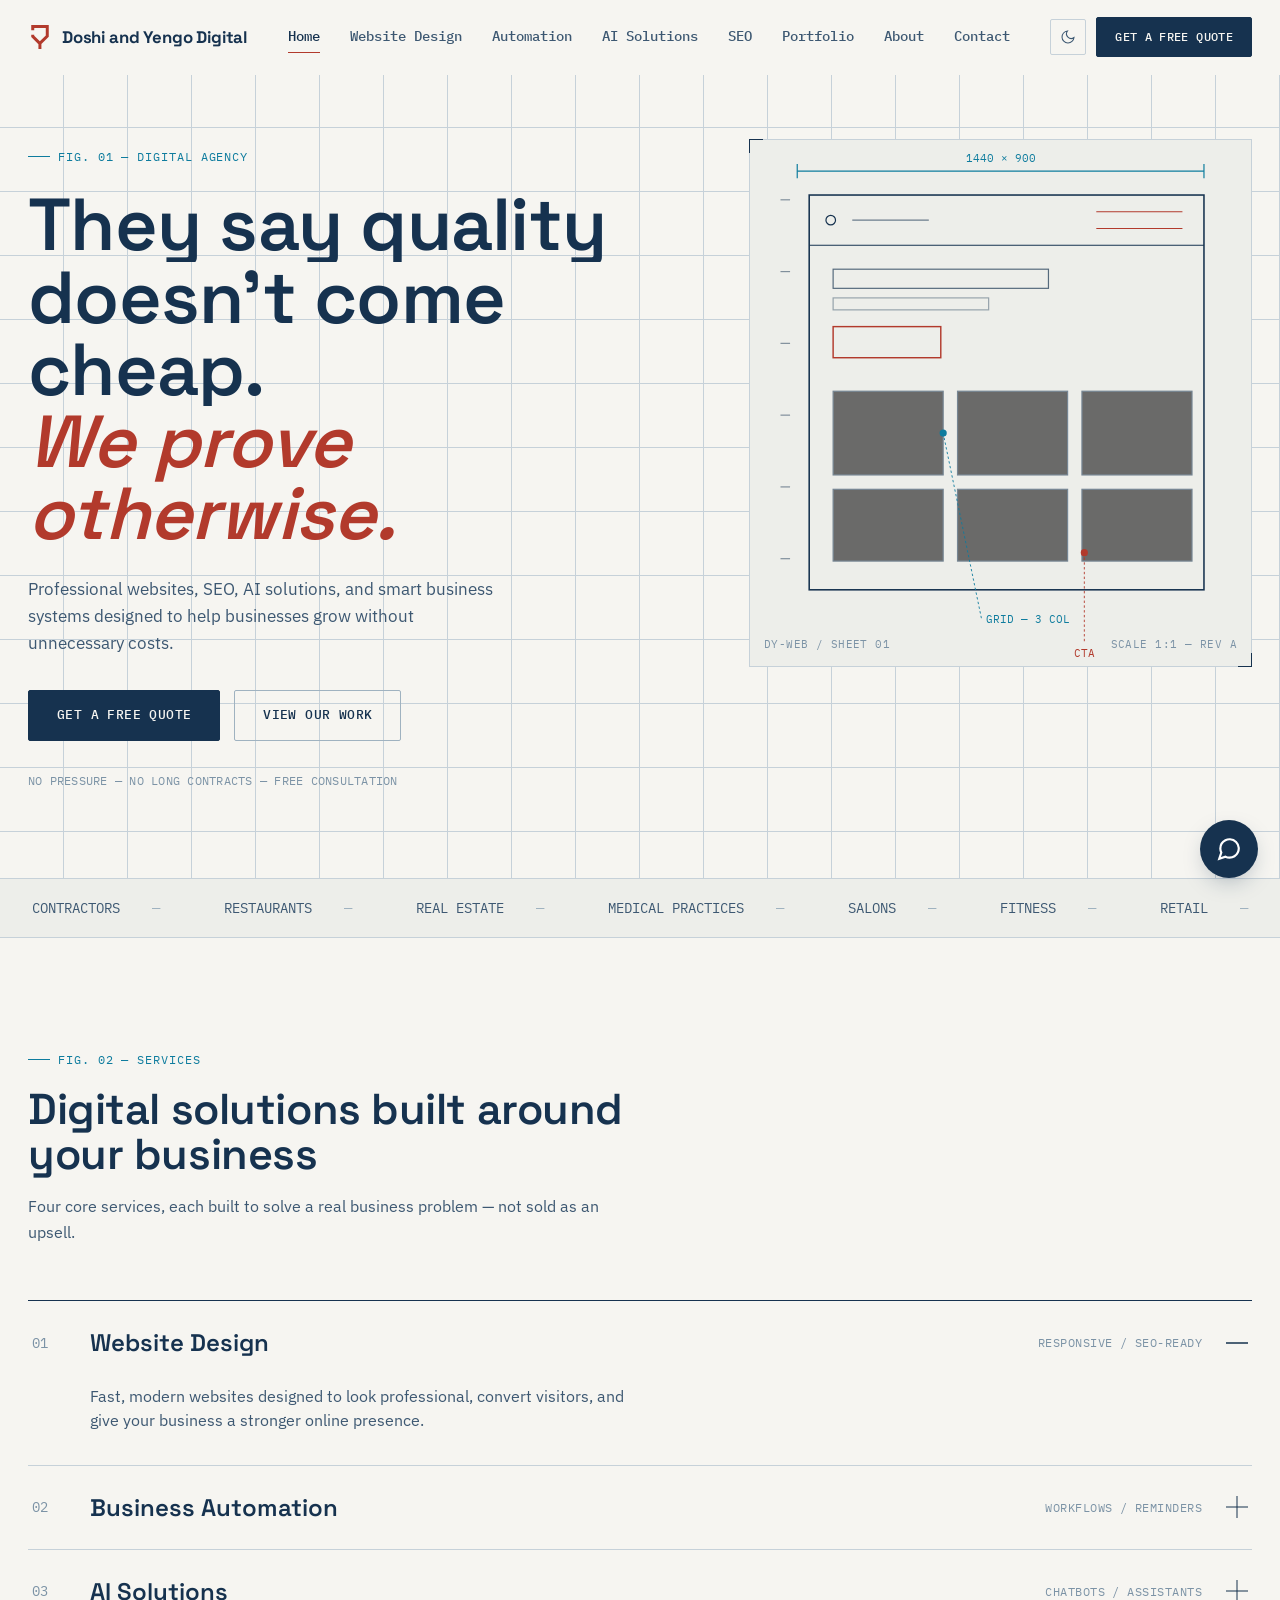
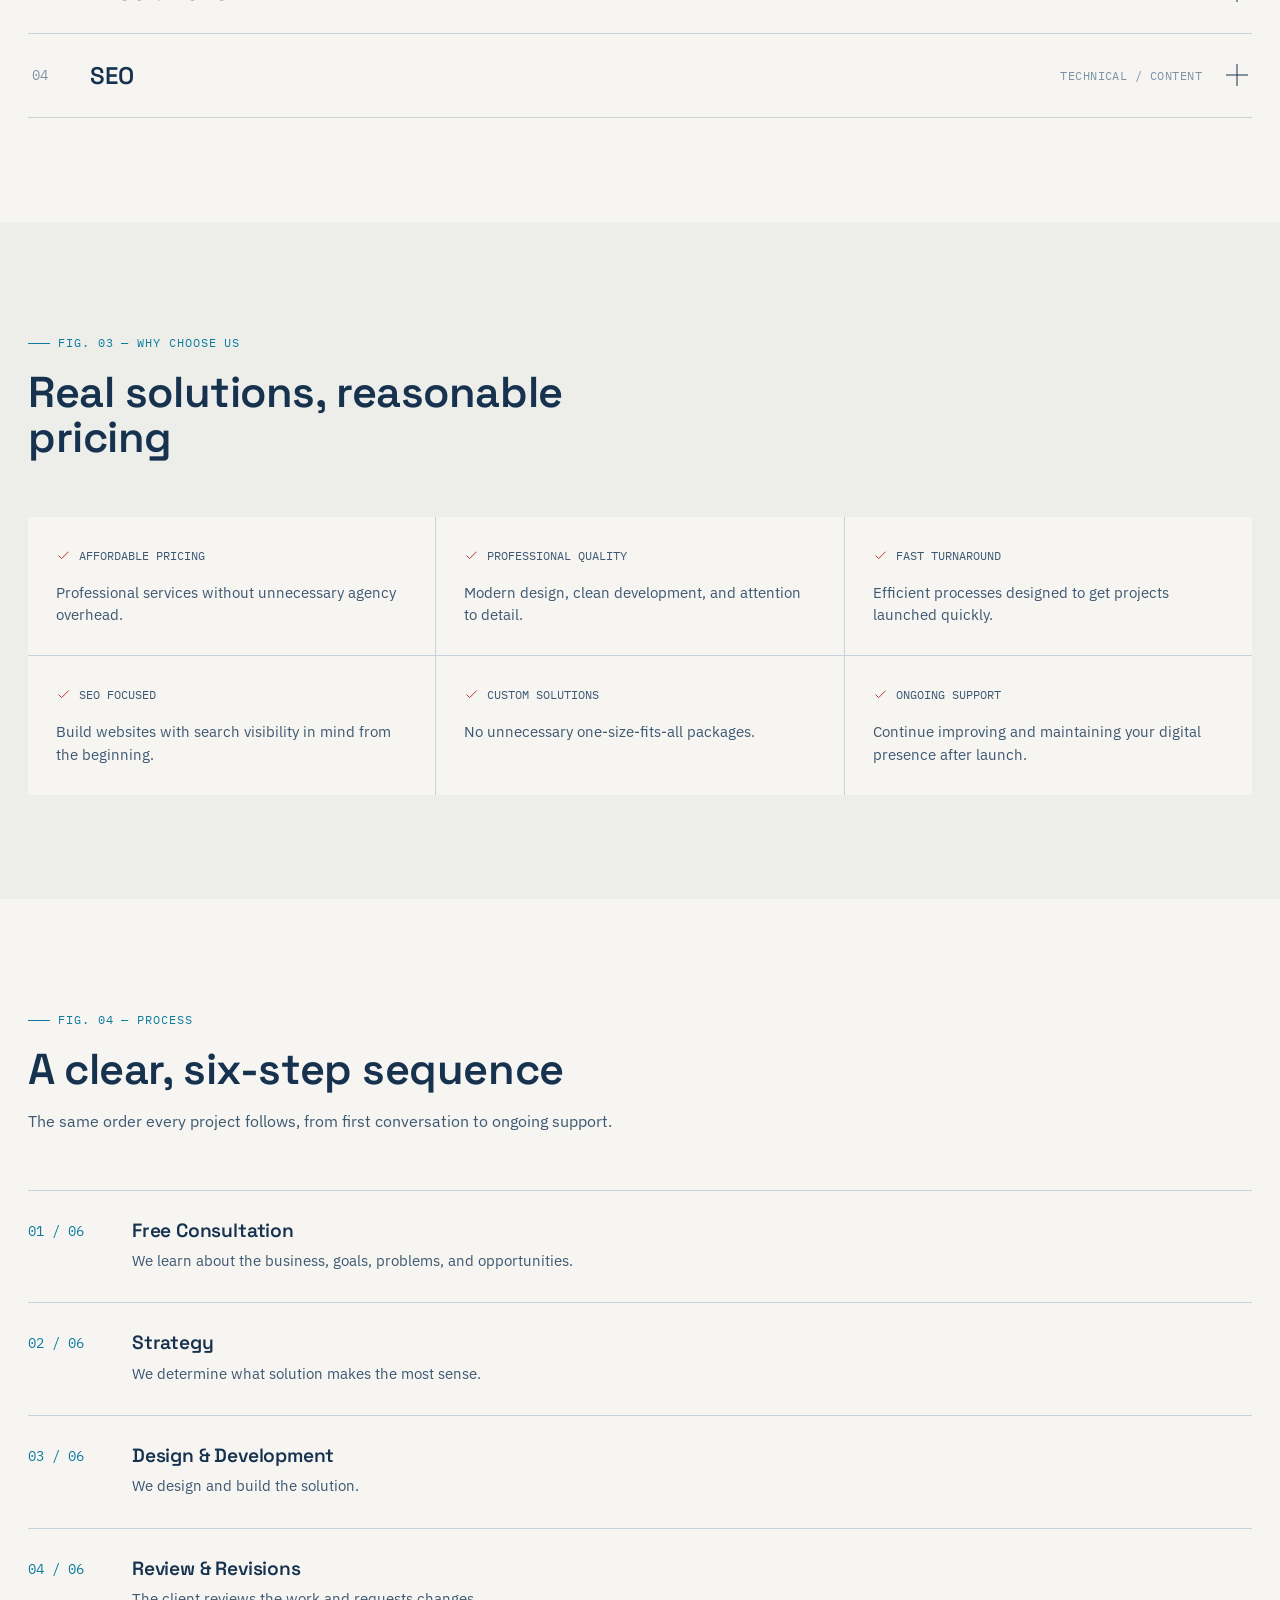
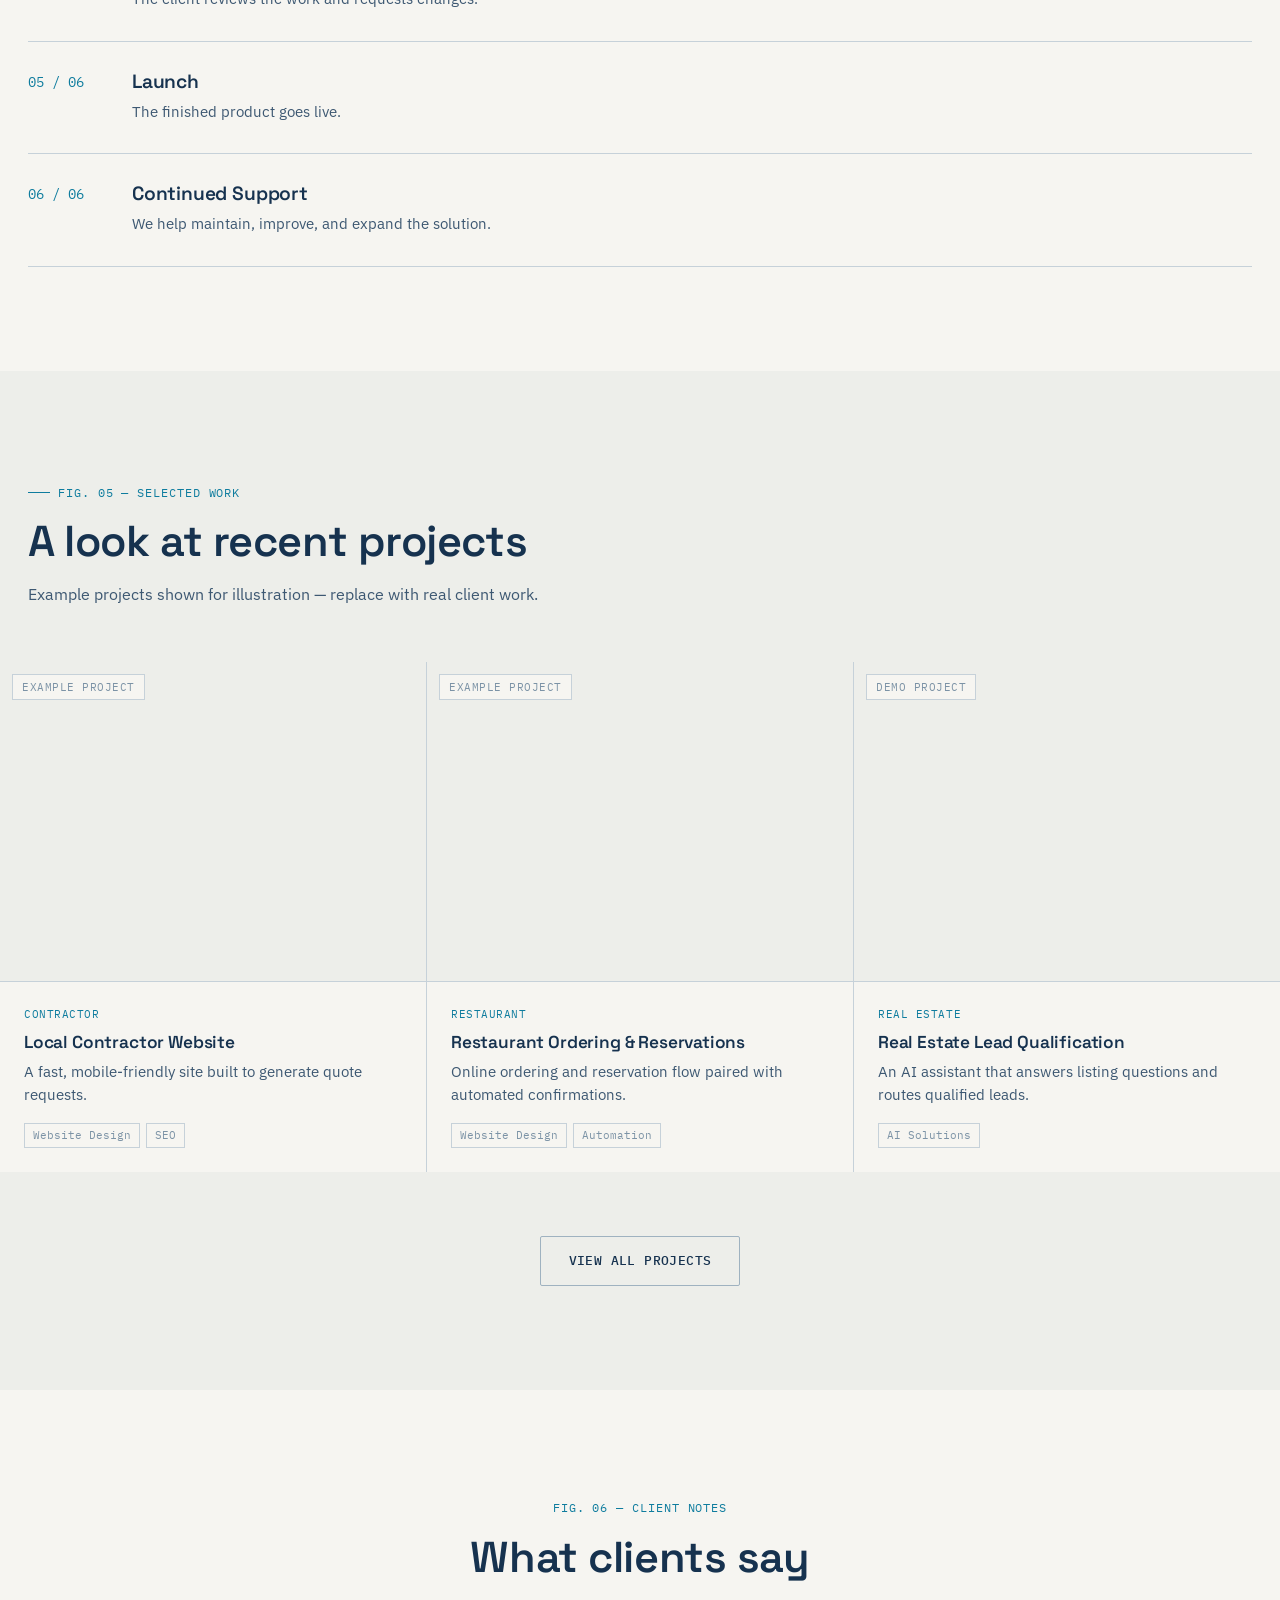
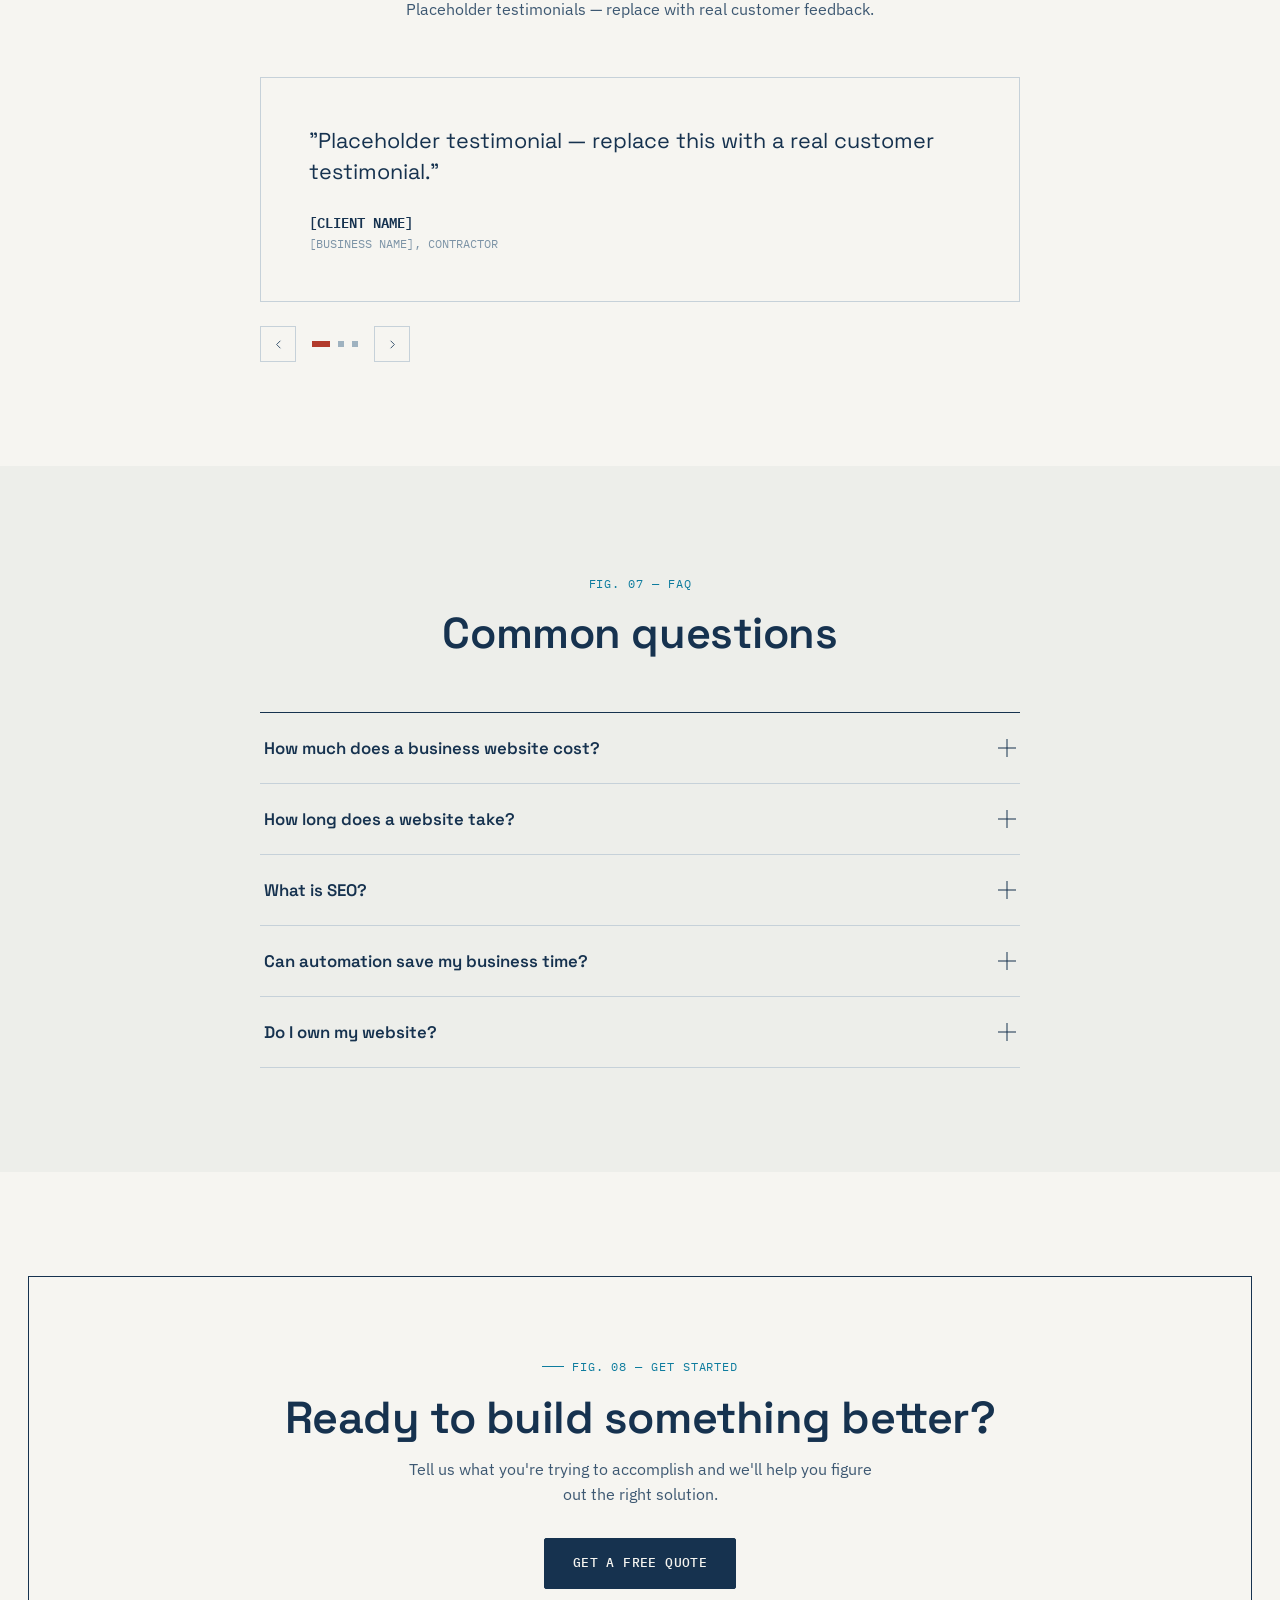
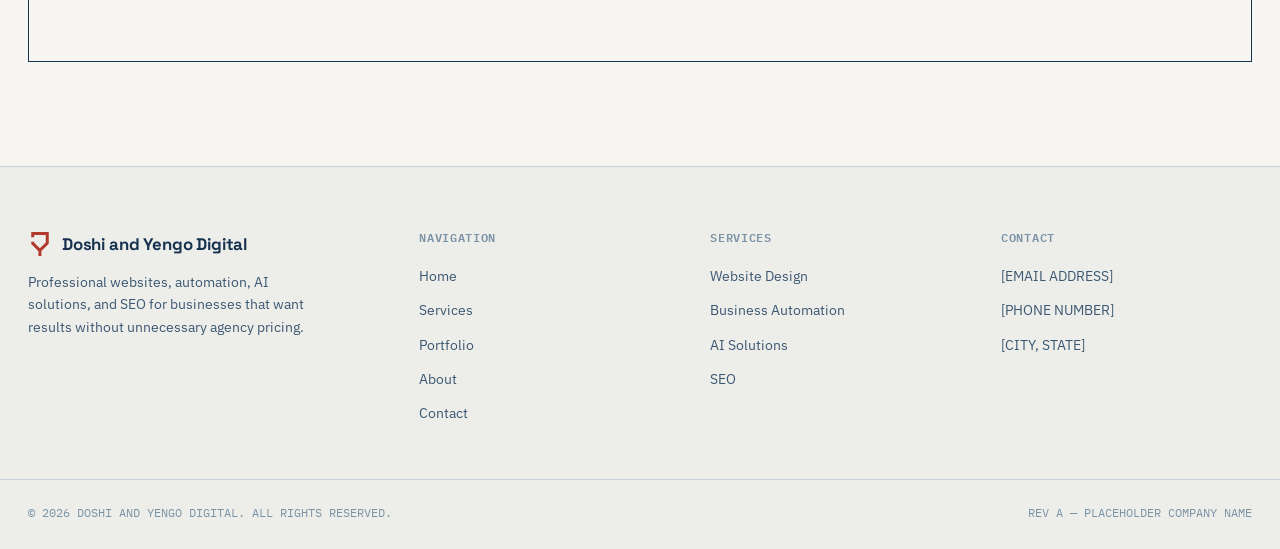
<file: index.html>
<!DOCTYPE html>
<html lang="en">
<head>
<meta charset="UTF-8">
<meta name="viewport" content="width=device-width, initial-scale=1.0">
<meta name="color-scheme" content="light">
<title>Doshi and Yengo Digital — Websites, Automation, AI &amp; SEO for Growing Businesses</title>
<meta name="description" content="Doshi and Yengo Digital builds professional websites, business automation, AI solutions, and SEO strategies for small and mid-sized businesses — without unnecessary agency pricing.">
<link rel="canonical" href="https://doshiandyengodigital.com/">
<meta property="og:type" content="website">
<meta property="og:title" content="Doshi and Yengo Digital — Websites, Automation, AI &amp; SEO for Growing Businesses">
<meta property="og:description" content="Professional websites, SEO, AI solutions, and smart business systems designed to help businesses grow without unnecessary costs.">
<meta property="og:url" content="https://doshiandyengodigital.com/">
<meta name="twitter:card" content="summary_large_image">
<link rel="preconnect" href="https://fonts.googleapis.com">
<link rel="preconnect" href="https://fonts.gstatic.com" crossorigin>
<link href="https://fonts.googleapis.com/css2?family=Space+Grotesk:wght@500;600;700&family=IBM+Plex+Sans:wght@400;500;600&family=IBM+Plex+Mono:wght@400;500;600&display=swap" rel="stylesheet">
<link rel="stylesheet" href="/assets/css/style.css">
<script type="application/ld+json">
{
  "@context": "https://schema.org",
  "@type": "Organization",
  "name": "Doshi and Yengo Digital",
  "url": "https://doshiandyengodigital.com/",
  "description": "Digital agency offering website design, business automation, AI solutions, and SEO for small and mid-sized businesses."
}
</script>
</head>
<body>
<a class="skip-link" href="#main">Skip to content</a>

<header class="nav">
  <div class="container nav-inner">
    <a class="brand" href="/index.html">
      <svg class="brand-mark" viewBox="0 0 465 637" fill="currentColor" aria-hidden="true"><path d="M 0 0 L 0 142 L 79 142 L 80 79 L 386 80 L 386 276 L 228 434 L 79 285 L 79 262 L 0 262 L 0 318 L 191 509 L 191 637 L 270 637 L 270 504 L 465 309 L 465 0 Z"/></svg>
      Doshi and Yengo Digital
    </a>
    <nav class="nav-links" aria-label="Primary">
      <a href="/index.html" aria-current="page">Home</a>
      <a href="/services/website-design.html">Website Design</a>
      <a href="/services/business-automation.html">Automation</a>
      <a href="/services/ai-solutions.html">AI Solutions</a>
      <a href="/services/seo.html">SEO</a>
      <a href="/portfolio/index.html">Portfolio</a>
      <a href="/about.html">About</a>
      <a href="/contact.html">Contact</a>
    </nav>
    <div class="nav-actions">
      <button class="theme-toggle" aria-label="Toggle dark mode">
        <svg class="icon-moon" viewBox="0 0 24 24" fill="none" stroke="currentColor" stroke-width="1.6"><path d="M21 12.79A9 9 0 1 1 11.21 3 7 7 0 0 0 21 12.79Z"/></svg>
        <svg class="icon-sun" viewBox="0 0 24 24" fill="none" stroke="currentColor" stroke-width="1.6"><circle cx="12" cy="12" r="4"/><path d="M12 2v2M12 20v2M4.9 4.9l1.4 1.4M17.7 17.7l1.4 1.4M2 12h2M20 12h2M4.9 19.1l1.4-1.4M17.7 6.3l1.4-1.4"/></svg>
      </button>
      <a class="btn btn-primary btn-sm desktop-only" href="/contact.html">Get a Free Quote</a>
      <button class="nav-burger" aria-label="Open menu" aria-expanded="false"><span></span></button>
    </div>
    <div class="mobile-panel">
      <a href="/index.html">Home</a>
      <a href="/services/website-design.html">Website Design</a>
      <a href="/services/business-automation.html">Business Automation</a>
      <a href="/services/ai-solutions.html">AI Solutions</a>
      <a href="/services/seo.html">SEO</a>
      <a href="/portfolio/index.html">Portfolio</a>
      <a href="/about.html">About</a>
      <a href="/contact.html">Contact</a>
      <a class="btn btn-primary" href="/contact.html">Get a Free Quote</a>
    </div>
  </div>
</header>

<main id="main">

  <!-- ============ HERO ============ -->
  <section class="hero">
    <div class="container hero-grid">
      <div class="hero-copy">
        <span class="fig-label">FIG. 01 — DIGITAL AGENCY</span>
        <h1>
          <span class="line"><span>They say quality</span></span>
          <span class="line"><span>doesn't come cheap.</span></span>
          <span class="line"><span class="accent">We prove otherwise.</span></span>
        </h1>
        <p class="hero-sub">Professional websites, SEO, AI solutions, and smart business systems designed to help businesses grow without unnecessary costs.</p>
        <div class="hero-cta">
          <a class="btn btn-primary" href="/contact.html">Get a Free Quote</a>
          <a class="btn btn-secondary" href="/portfolio/index.html">View Our Work</a>
        </div>
        <div class="hero-note">
          <span>NO PRESSURE — NO LONG CONTRACTS — FREE CONSULTATION</span>
        </div>
      </div>

      <div class="hero-diagram reg-marks" aria-hidden="true">
        <svg viewBox="0 0 400 440" style="color:var(--ink);">
          <line x1="30" y1="26" x2="370" y2="26" stroke="var(--cyan)" stroke-width="1"/>
          <line x1="30" y1="20" x2="30" y2="32" stroke="var(--cyan)" stroke-width="1"/>
          <line x1="370" y1="20" x2="370" y2="32" stroke="var(--cyan)" stroke-width="1"/>
          <text x="200" y="18" text-anchor="middle" font-family="IBM Plex Mono, monospace" font-size="9" fill="var(--cyan)">1440 &#215; 900</text>

          <g stroke="currentColor" stroke-width="1" opacity=".5">
            <line x1="16" y1="50" x2="24" y2="50"/>
            <line x1="16" y1="110" x2="24" y2="110"/>
            <line x1="16" y1="170" x2="24" y2="170"/>
            <line x1="16" y1="230" x2="24" y2="230"/>
            <line x1="16" y1="290" x2="24" y2="290"/>
            <line x1="16" y1="350" x2="24" y2="350"/>
          </g>

          <rect x="40" y="46" width="330" height="330" fill="none" stroke="currentColor" stroke-width="1.3"/>
          <line x1="40" y1="88" x2="370" y2="88" stroke="currentColor" stroke-width="1"/>
          <circle cx="58" cy="67" r="4" fill="none" stroke="currentColor" stroke-width="1"/>
          <line x1="76" y1="67" x2="140" y2="67" stroke="currentColor" stroke-width="1" opacity=".6"/>
          <line x1="280" y1="60" x2="352" y2="60" stroke="var(--stamp)" stroke-width="1"/>
          <line x1="280" y1="74" x2="352" y2="74" stroke="var(--stamp)" stroke-width="1"/>

          <rect x="60" y="108" width="180" height="16" fill="none" stroke="currentColor" stroke-width="1" opacity=".7"/>
          <rect x="60" y="132" width="130" height="10" fill="none" stroke="currentColor" stroke-width="1" opacity=".4"/>
          <rect x="60" y="156" width="90" height="26" fill="none" stroke="var(--stamp)" stroke-width="1.2"/>

          <g stroke="currentColor" stroke-width="1" opacity=".55">
            <rect x="60" y="210" width="92" height="70"/>
            <rect x="164" y="210" width="92" height="70"/>
            <rect x="268" y="210" width="92" height="70"/>
            <rect x="60" y="292" width="92" height="60"/>
            <rect x="164" y="292" width="92" height="60"/>
            <rect x="268" y="292" width="92" height="60"/>
          </g>

          <circle cx="152" cy="245" r="3" fill="var(--cyan)"/>
          <line x1="152" y1="245" x2="184" y2="400" stroke="var(--cyan)" stroke-width=".75" stroke-dasharray="2 2"/>
          <text x="188" y="404" font-family="IBM Plex Mono, monospace" font-size="9" fill="var(--cyan)">GRID — 3 COL</text>

          <circle cx="270" cy="345" r="3" fill="var(--stamp)"/>
          <line x1="270" y1="345" x2="270" y2="420" stroke="var(--stamp)" stroke-width=".75" stroke-dasharray="2 2"/>
          <text x="270" y="432" text-anchor="middle" font-family="IBM Plex Mono, monospace" font-size="9" fill="var(--stamp)">CTA</text>
        </svg>
        <div class="diagram-caption">
          <span>DY-WEB / SHEET 01</span>
          <span>SCALE 1:1 — REV A</span>
        </div>
        <div class="hero-crosshair"></div>
        <div class="hero-coord"></div>
      </div>
    </div>
  </section>

  <!-- ============ MARQUEE: industries ============ -->
  <div class="marquee-band">
    <div class="marquee-track">
      <span>CONTRACTORS</span><span>RESTAURANTS</span><span>REAL ESTATE</span><span>MEDICAL PRACTICES</span><span>SALONS</span><span>FITNESS</span><span>RETAIL</span><span>PROFESSIONAL SERVICES</span>
      <span>CONTRACTORS</span><span>RESTAURANTS</span><span>REAL ESTATE</span><span>MEDICAL PRACTICES</span><span>SALONS</span><span>FITNESS</span><span>RETAIL</span><span>PROFESSIONAL SERVICES</span>
    </div>
  </div>

  <!-- ============ SERVICES — spec list ============ -->
  <section class="section" id="services">
    <div class="container">
      <div class="section-head reveal">
        <span class="fig-label">FIG. 02 — SERVICES</span>
        <h2>Digital solutions built around your business</h2>
        <p>Four core services, each built to solve a real business problem — not sold as an upsell.</p>
      </div>

      <div class="spec-list reveal">
        <div class="spec-row" data-open="true">
          <button class="spec-row-head" aria-expanded="true">
            <span class="spec-index">01</span>
            <span class="spec-title">Website Design</span>
            <span class="spec-tag">RESPONSIVE / SEO-READY</span>
            <span class="spec-plus" aria-hidden="true"></span>
          </button>
          <div class="spec-body" style="max-height:200px;">
            <div class="spec-body-inner">
              <p>Fast, modern websites designed to look professional, convert visitors, and give your business a stronger online presence.</p>
            </div>
          </div>
        </div>
        <div class="spec-row" data-open="false">
          <button class="spec-row-head" aria-expanded="false">
            <span class="spec-index">02</span>
            <span class="spec-title">Business Automation</span>
            <span class="spec-tag">WORKFLOWS / REMINDERS</span>
            <span class="spec-plus" aria-hidden="true"></span>
          </button>
          <div class="spec-body">
            <div class="spec-body-inner">
              <p>Reduce repetitive work and save time with smarter workflows, reminders, follow-ups, and business processes.</p>
            </div>
          </div>
        </div>
        <div class="spec-row" data-open="false">
          <button class="spec-row-head" aria-expanded="false">
            <span class="spec-index">03</span>
            <span class="spec-title">AI Solutions</span>
            <span class="spec-tag">CHATBOTS / ASSISTANTS</span>
            <span class="spec-plus" aria-hidden="true"></span>
          </button>
          <div class="spec-body">
            <div class="spec-body-inner">
              <p>Put practical AI to work with chatbots, assistants, lead qualification, customer support, and custom AI workflows.</p>
            </div>
          </div>
        </div>
        <div class="spec-row" data-open="false">
          <button class="spec-row-head" aria-expanded="false">
            <span class="spec-index">04</span>
            <span class="spec-title">SEO</span>
            <span class="spec-tag">TECHNICAL / CONTENT</span>
            <span class="spec-plus" aria-hidden="true"></span>
          </button>
          <div class="spec-body">
            <div class="spec-body-inner">
              <p>Improve your visibility in search results with technical SEO, optimized content, and a strategy built around your business.</p>
            </div>
          </div>
        </div>
      </div>
    </div>
  </section>

  <!-- ============ WHY CHOOSE US — utility grid ============ -->
  <section class="section section--surface">
    <div class="container">
      <div class="section-head reveal">
        <span class="fig-label">FIG. 03 — WHY CHOOSE US</span>
        <h2>Real solutions, reasonable pricing</h2>
      </div>
      <div class="grid grid-3 reveal">
        <div style="padding:28px;"><span class="utility"><svg viewBox="0 0 24 24" fill="none" stroke="currentColor" stroke-width="1.6"><path d="M20 6L9 17l-5-5"/></svg>AFFORDABLE PRICING</span><p style="margin-top:12px; color:var(--ink-soft); font-size:.92rem;">Professional services without unnecessary agency overhead.</p></div>
        <div style="padding:28px;"><span class="utility"><svg viewBox="0 0 24 24" fill="none" stroke="currentColor" stroke-width="1.6"><path d="M20 6L9 17l-5-5"/></svg>PROFESSIONAL QUALITY</span><p style="margin-top:12px; color:var(--ink-soft); font-size:.92rem;">Modern design, clean development, and attention to detail.</p></div>
        <div style="padding:28px;"><span class="utility"><svg viewBox="0 0 24 24" fill="none" stroke="currentColor" stroke-width="1.6"><path d="M20 6L9 17l-5-5"/></svg>FAST TURNAROUND</span><p style="margin-top:12px; color:var(--ink-soft); font-size:.92rem;">Efficient processes designed to get projects launched quickly.</p></div>
        <div style="padding:28px;"><span class="utility"><svg viewBox="0 0 24 24" fill="none" stroke="currentColor" stroke-width="1.6"><path d="M20 6L9 17l-5-5"/></svg>SEO FOCUSED</span><p style="margin-top:12px; color:var(--ink-soft); font-size:.92rem;">Build websites with search visibility in mind from the beginning.</p></div>
        <div style="padding:28px;"><span class="utility"><svg viewBox="0 0 24 24" fill="none" stroke="currentColor" stroke-width="1.6"><path d="M20 6L9 17l-5-5"/></svg>CUSTOM SOLUTIONS</span><p style="margin-top:12px; color:var(--ink-soft); font-size:.92rem;">No unnecessary one-size-fits-all packages.</p></div>
        <div style="padding:28px;"><span class="utility"><svg viewBox="0 0 24 24" fill="none" stroke="currentColor" stroke-width="1.6"><path d="M20 6L9 17l-5-5"/></svg>ONGOING SUPPORT</span><p style="margin-top:12px; color:var(--ink-soft); font-size:.92rem;">Continue improving and maintaining your digital presence after launch.</p></div>
      </div>
    </div>
  </section>

  <!-- ============ PROCESS — dimension sequence ============ -->
  <section class="section">
    <div class="container">
      <div class="section-head reveal">
        <span class="fig-label">FIG. 04 — PROCESS</span>
        <h2>A clear, six-step sequence</h2>
        <p>The same order every project follows, from first conversation to ongoing support.</p>
      </div>
      <div class="reveal">
        <div class="dim-step"><div class="dim-num">01 / 06</div><div class="dim-content"><h3>Free Consultation</h3><p>We learn about the business, goals, problems, and opportunities.</p></div></div>
        <div class="dim-step"><div class="dim-num">02 / 06</div><div class="dim-content"><h3>Strategy</h3><p>We determine what solution makes the most sense.</p></div></div>
        <div class="dim-step"><div class="dim-num">03 / 06</div><div class="dim-content"><h3>Design &amp; Development</h3><p>We design and build the solution.</p></div></div>
        <div class="dim-step"><div class="dim-num">04 / 06</div><div class="dim-content"><h3>Review &amp; Revisions</h3><p>The client reviews the work and requests changes.</p></div></div>
        <div class="dim-step"><div class="dim-num">05 / 06</div><div class="dim-content"><h3>Launch</h3><p>The finished product goes live.</p></div></div>
        <div class="dim-step"><div class="dim-num">06 / 06</div><div class="dim-content"><h3>Continued Support</h3><p>We help maintain, improve, and expand the solution.</p></div></div>
      </div>
    </div>
  </section>

  <!-- ============ PORTFOLIO PREVIEW ============ -->
  <section class="section section--surface">
    <div class="container">
      <div class="section-head reveal">
        <span class="fig-label">FIG. 05 — SELECTED WORK</span>
        <h2>A look at recent projects</h2>
        <p>Example projects shown for illustration — replace with real client work.</p>
      </div>
    </div>
    <div class="frame-grid reveal">
      <div class="frame-card">
        <div class="frame-media"><span class="frame-tag">Example Project</span></div>
        <div class="frame-body">
          <div class="frame-industry">Contractor</div>
          <h3>Local Contractor Website</h3>
          <p>A fast, mobile-friendly site built to generate quote requests.</p>
          <div class="frame-services"><span>Website Design</span><span>SEO</span></div>
        </div>
      </div>
      <div class="frame-card">
        <div class="frame-media"><span class="frame-tag">Example Project</span></div>
        <div class="frame-body">
          <div class="frame-industry">Restaurant</div>
          <h3>Restaurant Ordering &amp; Reservations</h3>
          <p>Online ordering and reservation flow paired with automated confirmations.</p>
          <div class="frame-services"><span>Website Design</span><span>Automation</span></div>
        </div>
      </div>
      <div class="frame-card">
        <div class="frame-media"><span class="frame-tag">Demo Project</span></div>
        <div class="frame-body">
          <div class="frame-industry">Real Estate</div>
          <h3>Real Estate Lead Qualification</h3>
          <p>An AI assistant that answers listing questions and routes qualified leads.</p>
          <div class="frame-services"><span>AI Solutions</span></div>
        </div>
      </div>
    </div>
    <div class="container">
      <div class="text-center mt-lg reveal">
        <a class="btn btn-secondary" href="/portfolio/index.html">View All Projects</a>
      </div>
    </div>
  </section>

  <!-- ============ TESTIMONIALS ============ -->
  <section class="section">
    <div class="container">
      <div class="section-head center reveal">
        <span class="fig-label">FIG. 06 — CLIENT NOTES</span>
        <h2>What clients say</h2>
        <p>Placeholder testimonials — replace with real customer feedback.</p>
      </div>
      <div class="testi-wrap reveal">
        <div class="testi-slide is-active">
          <p class="testi-quote">"Placeholder testimonial — replace this with a real customer testimonial."</p>
          <div class="testi-person"><span class="testi-name">[CLIENT NAME]</span><span class="testi-biz">[BUSINESS NAME], CONTRACTOR</span></div>
        </div>
        <div class="testi-slide">
          <p class="testi-quote">"Placeholder testimonial — replace this with a real customer testimonial."</p>
          <div class="testi-person"><span class="testi-name">[CLIENT NAME]</span><span class="testi-biz">[BUSINESS NAME], RESTAURANT</span></div>
        </div>
        <div class="testi-slide">
          <p class="testi-quote">"Placeholder testimonial — replace this with a real customer testimonial."</p>
          <div class="testi-person"><span class="testi-name">[CLIENT NAME]</span><span class="testi-biz">[BUSINESS NAME], REAL ESTATE</span></div>
        </div>
        <div class="testi-controls">
          <button class="testi-btn testi-prev" aria-label="Previous testimonial"><svg viewBox="0 0 24 24" fill="none" stroke="currentColor" stroke-width="1.6"><path d="M15 18l-6-6 6-6"/></svg></button>
          <div class="testi-dots" role="tablist" aria-label="Testimonial navigation"></div>
          <button class="testi-btn testi-next" aria-label="Next testimonial"><svg viewBox="0 0 24 24" fill="none" stroke="currentColor" stroke-width="1.6"><path d="M9 18l6-6-6-6"/></svg></button>
        </div>
      </div>
    </div>
  </section>

  <!-- ============ FAQ ============ -->
  <section class="section section--surface">
    <div class="container">
      <div class="section-head center reveal">
        <span class="fig-label">FIG. 07 — FAQ</span>
        <h2>Common questions</h2>
      </div>
      <div class="faq-list reveal">
        <div class="faq-item" data-open="false">
          <button class="faq-q" aria-expanded="false">How much does a business website cost?<span class="spec-plus" aria-hidden="true"></span></button>
          <div class="faq-a"><div class="faq-a-inner">Cost depends on the scope of the project — the number of pages, the features you need (like booking, online ordering, or a custom dashboard), and any integrations with other tools. We'll walk through pricing together after understanding your goals during the free consultation.</div></div>
        </div>
        <div class="faq-item" data-open="false">
          <button class="faq-q" aria-expanded="false">How long does a website take?<span class="spec-plus" aria-hidden="true"></span></button>
          <div class="faq-a"><div class="faq-a-inner">Timelines depend on the complexity of the project — a simple informational site moves faster than one with custom features or integrations. We'll give you a realistic timeline estimate before work begins, and keep you updated at each stage.</div></div>
        </div>
        <div class="faq-item" data-open="false">
          <button class="faq-q" aria-expanded="false">What is SEO?<span class="spec-plus" aria-hidden="true"></span></button>
          <div class="faq-a"><div class="faq-a-inner">SEO (search engine optimization) is the practice of structuring and writing your website so that search engines like Google can understand it and show it to people searching for what you offer. It includes technical setup, page content, and ongoing improvements — it's a long-term investment rather than a one-time fix.</div></div>
        </div>
        <div class="faq-item" data-open="false">
          <button class="faq-q" aria-expanded="false">Can automation save my business time?<span class="spec-plus" aria-hidden="true"></span></button>
          <div class="faq-a"><div class="faq-a-inner">Often, yes. Simple examples include automatically sending appointment reminders, following up with leads who haven't responded, or routing form submissions to the right person. We look at your actual day-to-day process first, then automate the repetitive parts.</div></div>
        </div>
        <div class="faq-item" data-open="false">
          <button class="faq-q" aria-expanded="false">Do I own my website?<span class="spec-plus" aria-hidden="true"></span></button>
          <div class="faq-a"><div class="faq-a-inner">Ownership terms are outlined clearly in our agreement before any work begins, so there are no surprises. Generally, once a project is paid in full, the site and its content are yours — ask us for specifics for your project.</div></div>
        </div>
      </div>
    </div>
  </section>

  <!-- ============ FINAL CTA ============ -->
  <section class="section">
    <div class="container">
      <div class="cta-band reg-marks reveal">
        <span class="fig-label" style="justify-content:center;">FIG. 08 — GET STARTED</span>
        <h2>Ready to build something better?</h2>
        <p>Tell us what you're trying to accomplish and we'll help you figure out the right solution.</p>
        <a class="btn btn-primary" href="/contact.html">Get a Free Quote</a>
      </div>
    </div>
  </section>

</main>

<footer class="footer">
  <div class="container footer-grid">
    <div class="footer-brand">
      <a class="brand" href="/index.html">
        <svg class="brand-mark" viewBox="0 0 465 637" fill="currentColor" aria-hidden="true"><path d="M 0 0 L 0 142 L 79 142 L 80 79 L 386 80 L 386 276 L 228 434 L 79 285 L 79 262 L 0 262 L 0 318 L 191 509 L 191 637 L 270 637 L 270 504 L 465 309 L 465 0 Z"/></svg>
        Doshi and Yengo Digital
      </a>
      <p>Professional websites, automation, AI solutions, and SEO for businesses that want results without unnecessary agency pricing.</p>
    </div>
    <div class="footer-col"><h4>Navigation</h4>
      <a href="/index.html">Home</a><a href="/services/website-design.html">Services</a><a href="/portfolio/index.html">Portfolio</a><a href="/about.html">About</a><a href="/contact.html">Contact</a>
    </div>
    <div class="footer-col"><h4>Services</h4>
      <a href="/services/website-design.html">Website Design</a><a href="/services/business-automation.html">Business Automation</a><a href="/services/ai-solutions.html">AI Solutions</a><a href="/services/seo.html">SEO</a>
    </div>
    <div class="footer-col"><h4>Contact</h4>
      <p>[EMAIL ADDRESS]</p><p>[PHONE NUMBER]</p><p>[CITY, STATE]</p>
    </div>
  </div>
  <div class="container footer-bottom">
    <span>© 2026 DOSHI AND YENGO DIGITAL. ALL RIGHTS RESERVED.</span>
    <span>REV A — PLACEHOLDER COMPANY NAME</span>
  </div>
</footer>

<script src="/assets/js/main.js"></script>
<script src="/assets/js/chat-widget.js" defer></script>
</body>
</html>
</file>
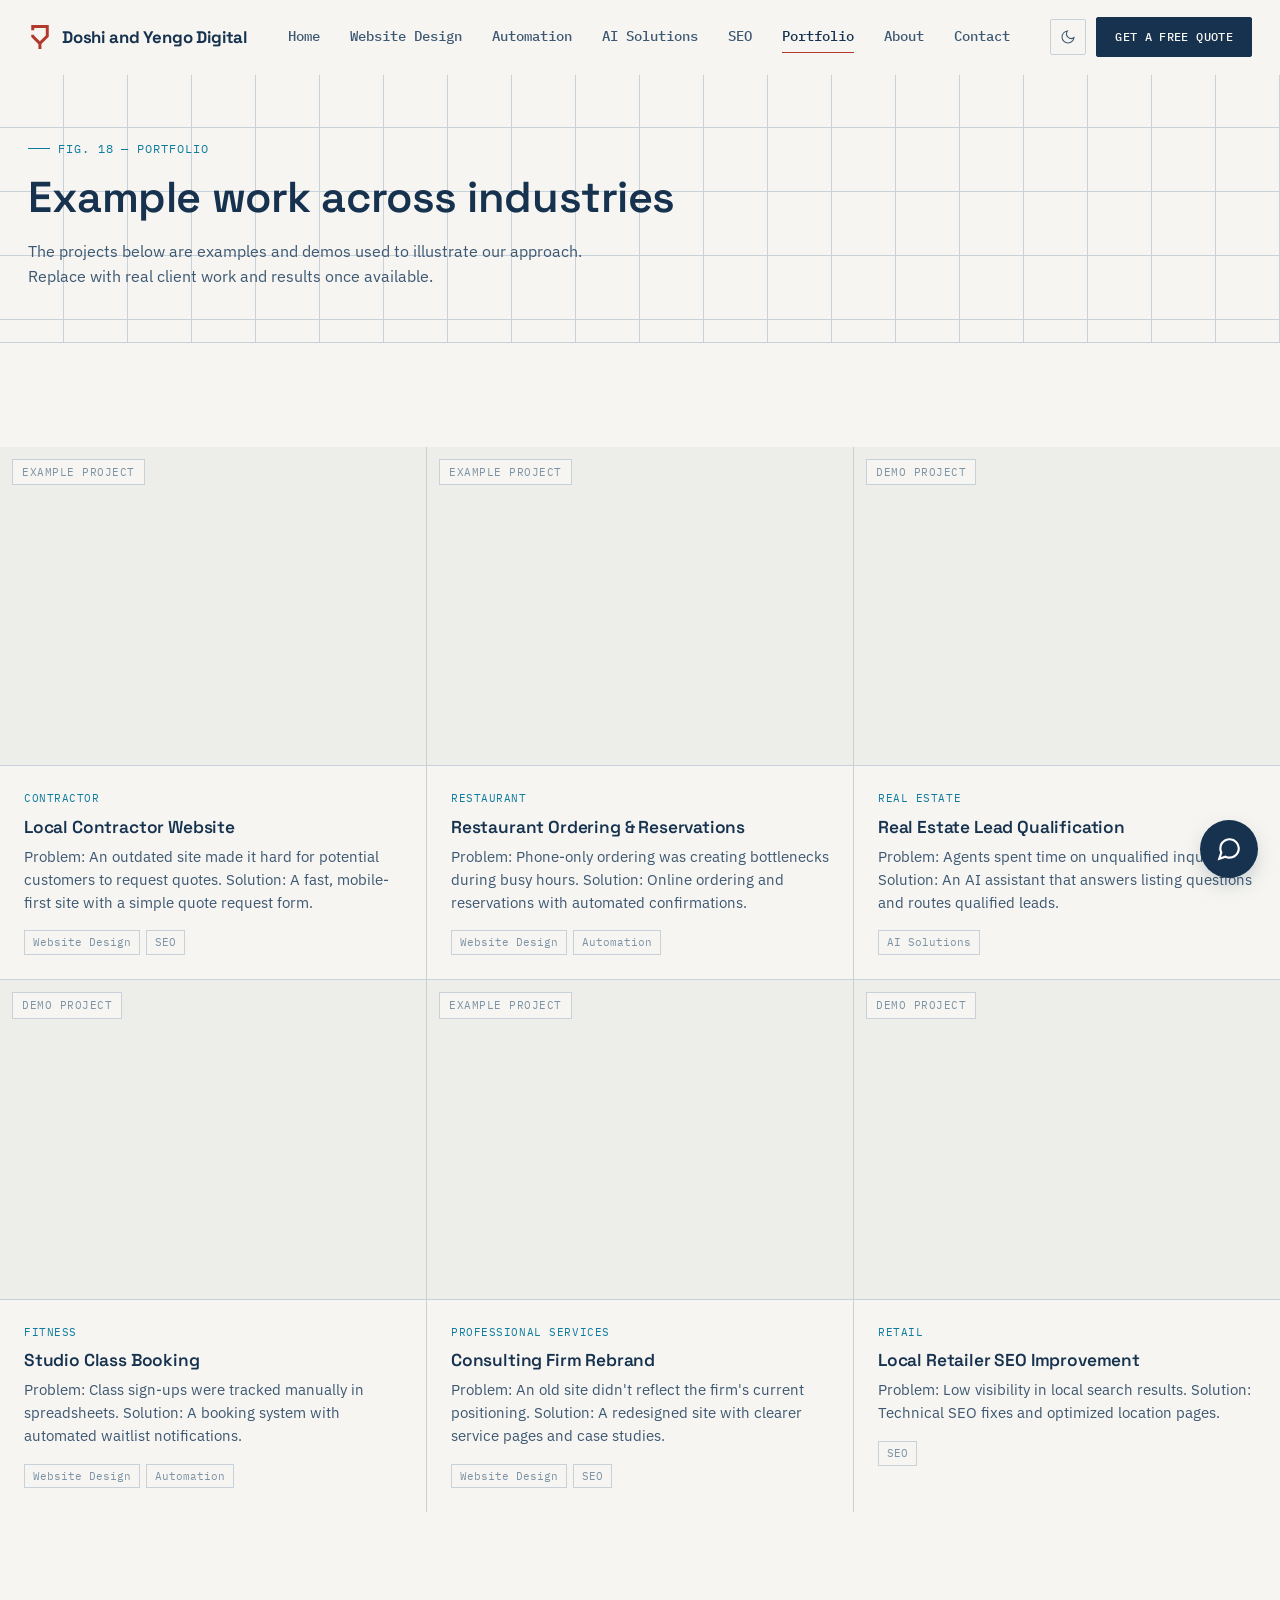
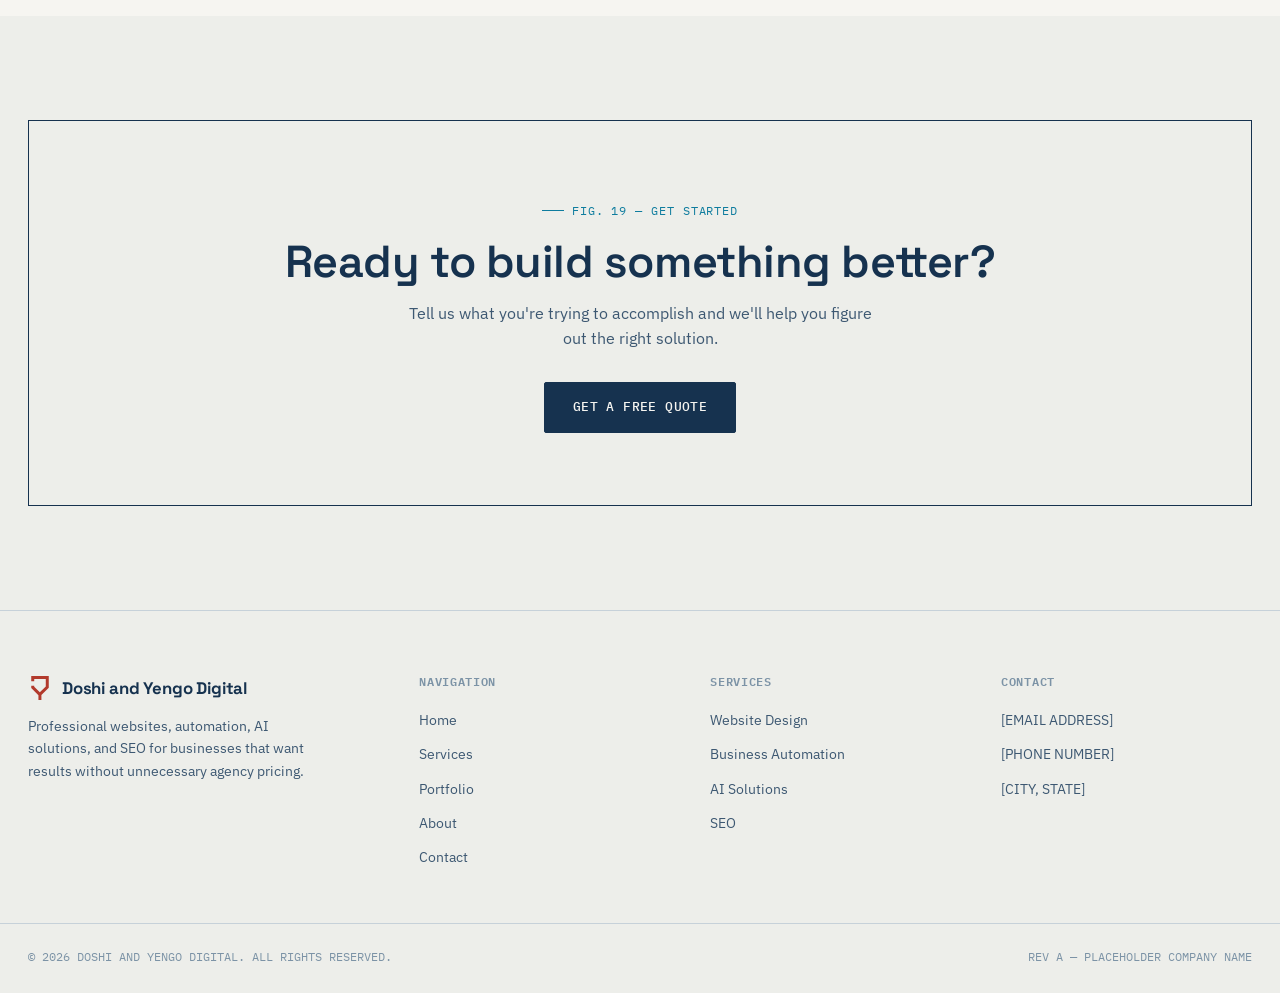
<file: portfolio/index.html>
<!DOCTYPE html>
<html lang="en">
<head>
<meta charset="UTF-8">
<meta name="viewport" content="width=device-width, initial-scale=1.0">
<meta name="color-scheme" content="light">
<title>Portfolio — Doshi and Yengo Digital</title>
<meta name="description" content="Example projects showing how Doshi and Yengo Digital approaches website design, automation, AI solutions, and SEO for different types of businesses.">
<link rel="canonical" href="https://doshiandyengodigital.com/portfolio/index.html">
<meta property="og:type" content="website">
<meta property="og:title" content="Portfolio — Doshi and Yengo Digital">
<meta property="og:description" content="Example projects showing how Doshi and Yengo Digital approaches website design, automation, AI solutions, and SEO for different types of businesses.">
<meta property="og:url" content="https://doshiandyengodigital.com/portfolio/index.html">
<meta name="twitter:card" content="summary_large_image">
<link rel="preconnect" href="https://fonts.googleapis.com">
<link rel="preconnect" href="https://fonts.gstatic.com" crossorigin>
<link href="https://fonts.googleapis.com/css2?family=Space+Grotesk:wght@500;600;700&family=IBM+Plex+Sans:wght@400;500;600&family=IBM+Plex+Mono:wght@400;500;600&display=swap" rel="stylesheet">
<link rel="stylesheet" href="../assets/css/style.css">

</head>
<body>
<a class="skip-link" href="#main">Skip to content</a>

<header class="nav">
  <div class="container nav-inner">
    <a class="brand" href="../index.html">
      <svg class="brand-mark" viewBox="0 0 465 637" fill="currentColor" aria-hidden="true"><path d="M 0 0 L 0 142 L 79 142 L 80 79 L 386 80 L 386 276 L 228 434 L 79 285 L 79 262 L 0 262 L 0 318 L 191 509 L 191 637 L 270 637 L 270 504 L 465 309 L 465 0 Z"/></svg>
      Doshi and Yengo Digital
    </a>
    <nav class="nav-links" aria-label="Primary">
      <a href="../index.html">Home</a>
      <a href="../services/website-design.html">Website Design</a>
      <a href="../services/business-automation.html">Automation</a>
      <a href="../services/ai-solutions.html">AI Solutions</a>
      <a href="../services/seo.html">SEO</a>
      <a href="../portfolio/index.html" aria-current="page">Portfolio</a>
      <a href="../about.html">About</a>
      <a href="../contact.html">Contact</a>
    </nav>
    <div class="nav-actions">
      <button class="theme-toggle" aria-label="Toggle dark mode">
        <svg class="icon-moon" viewBox="0 0 24 24" fill="none" stroke="currentColor" stroke-width="1.6"><path d="M21 12.79A9 9 0 1 1 11.21 3 7 7 0 0 0 21 12.79Z"/></svg>
        <svg class="icon-sun" viewBox="0 0 24 24" fill="none" stroke="currentColor" stroke-width="1.6"><circle cx="12" cy="12" r="4"/><path d="M12 2v2M12 20v2M4.9 4.9l1.4 1.4M17.7 17.7l1.4 1.4M2 12h2M20 12h2M4.9 19.1l1.4-1.4M17.7 6.3l1.4-1.4"/></svg>
      </button>
      <a class="btn btn-primary btn-sm desktop-only" href="../contact.html">Get a Free Quote</a>
      <button class="nav-burger" aria-label="Open menu" aria-expanded="false"><span></span></button>
    </div>
    <div class="mobile-panel">
      <a href="../index.html">Home</a>
      <a href="../services/website-design.html">Website Design</a>
      <a href="../services/business-automation.html">Business Automation</a>
      <a href="../services/ai-solutions.html">AI Solutions</a>
      <a href="../services/seo.html">SEO</a>
      <a href="../portfolio/index.html">Portfolio</a>
      <a href="../about.html">About</a>
      <a href="../contact.html">Contact</a>
      <a class="btn btn-primary" href="../contact.html">Get a Free Quote</a>
    </div>
  </div>
</header>

<main id="main">

  <section class="page-hero">
    <div class="container">
      <span class="fig-label">FIG. 18 — PORTFOLIO</span>
      <h1>Example work across industries</h1>
      <p>The projects below are examples and demos used to illustrate our approach. Replace with real client work and results once available.</p>
    </div>
  </section>

  <section class="section">
    <div class="frame-grid reveal">
      
      <div class="frame-card">
        <div class="frame-media"><span class="frame-tag">Example Project</span></div>
        <div class="frame-body">
          <div class="frame-industry">Contractor</div>
          <h3>Local Contractor Website</h3>
          <p>Problem: An outdated site made it hard for potential customers to request quotes. Solution: A fast, mobile-first site with a simple quote request form.</p>
          <div class="frame-services"><span>Website Design</span><span>SEO</span></div>
        </div>
      </div>
      <div class="frame-card">
        <div class="frame-media"><span class="frame-tag">Example Project</span></div>
        <div class="frame-body">
          <div class="frame-industry">Restaurant</div>
          <h3>Restaurant Ordering &amp; Reservations</h3>
          <p>Problem: Phone-only ordering was creating bottlenecks during busy hours. Solution: Online ordering and reservations with automated confirmations.</p>
          <div class="frame-services"><span>Website Design</span><span>Automation</span></div>
        </div>
      </div>
      <div class="frame-card">
        <div class="frame-media"><span class="frame-tag">Demo Project</span></div>
        <div class="frame-body">
          <div class="frame-industry">Real Estate</div>
          <h3>Real Estate Lead Qualification</h3>
          <p>Problem: Agents spent time on unqualified inquiries. Solution: An AI assistant that answers listing questions and routes qualified leads.</p>
          <div class="frame-services"><span>AI Solutions</span></div>
        </div>
      </div>
      <div class="frame-card">
        <div class="frame-media"><span class="frame-tag">Demo Project</span></div>
        <div class="frame-body">
          <div class="frame-industry">Fitness</div>
          <h3>Studio Class Booking</h3>
          <p>Problem: Class sign-ups were tracked manually in spreadsheets. Solution: A booking system with automated waitlist notifications.</p>
          <div class="frame-services"><span>Website Design</span><span>Automation</span></div>
        </div>
      </div>
      <div class="frame-card">
        <div class="frame-media"><span class="frame-tag">Example Project</span></div>
        <div class="frame-body">
          <div class="frame-industry">Professional Services</div>
          <h3>Consulting Firm Rebrand</h3>
          <p>Problem: An old site didn't reflect the firm's current positioning. Solution: A redesigned site with clearer service pages and case studies.</p>
          <div class="frame-services"><span>Website Design</span><span>SEO</span></div>
        </div>
      </div>
      <div class="frame-card">
        <div class="frame-media"><span class="frame-tag">Demo Project</span></div>
        <div class="frame-body">
          <div class="frame-industry">Retail</div>
          <h3>Local Retailer SEO Improvement</h3>
          <p>Problem: Low visibility in local search results. Solution: Technical SEO fixes and optimized location pages.</p>
          <div class="frame-services"><span>SEO</span></div>
        </div>
      </div>
    </div>
  </section>

  <section class="section section--surface">
    <div class="container">
      <div class="cta-band reg-marks reveal">
        <span class="fig-label" style="justify-content:center;">FIG. 19 — GET STARTED</span>
        <h2>Ready to build something better?</h2>
        <p>Tell us what you're trying to accomplish and we'll help you figure out the right solution.</p>
        <a class="btn btn-primary" href="/contact.html">Get a Free Quote</a>
      </div>
    </div>
  </section>

</main>

<footer class="footer">
  <div class="container footer-grid">
    <div class="footer-brand">
      <a class="brand" href="../index.html">
        <svg class="brand-mark" viewBox="0 0 465 637" fill="currentColor" aria-hidden="true"><path d="M 0 0 L 0 142 L 79 142 L 80 79 L 386 80 L 386 276 L 228 434 L 79 285 L 79 262 L 0 262 L 0 318 L 191 509 L 191 637 L 270 637 L 270 504 L 465 309 L 465 0 Z"/></svg>
        Doshi and Yengo Digital
      </a>
      <p>Professional websites, automation, AI solutions, and SEO for businesses that want results without unnecessary agency pricing.</p>
    </div>
    <div class="footer-col"><h4>Navigation</h4>
      <a href="../index.html">Home</a><a href="../services/website-design.html">Services</a><a href="../portfolio/index.html">Portfolio</a><a href="../about.html">About</a><a href="../contact.html">Contact</a>
    </div>
    <div class="footer-col"><h4>Services</h4>
      <a href="../services/website-design.html">Website Design</a><a href="../services/business-automation.html">Business Automation</a><a href="../services/ai-solutions.html">AI Solutions</a><a href="../services/seo.html">SEO</a>
    </div>
    <div class="footer-col"><h4>Contact</h4>
      <p>[EMAIL ADDRESS]</p><p>[PHONE NUMBER]</p><p>[CITY, STATE]</p>
    </div>
  </div>
  <div class="container footer-bottom">
    <span>© 2026 DOSHI AND YENGO DIGITAL. ALL RIGHTS RESERVED.</span>
    <span>REV A — PLACEHOLDER COMPANY NAME</span>
  </div>
</footer>

<script src="../assets/js/main.js"></script>
<script src="../assets/js/chat-widget.js" defer></script>

</body>
</html>
</file>
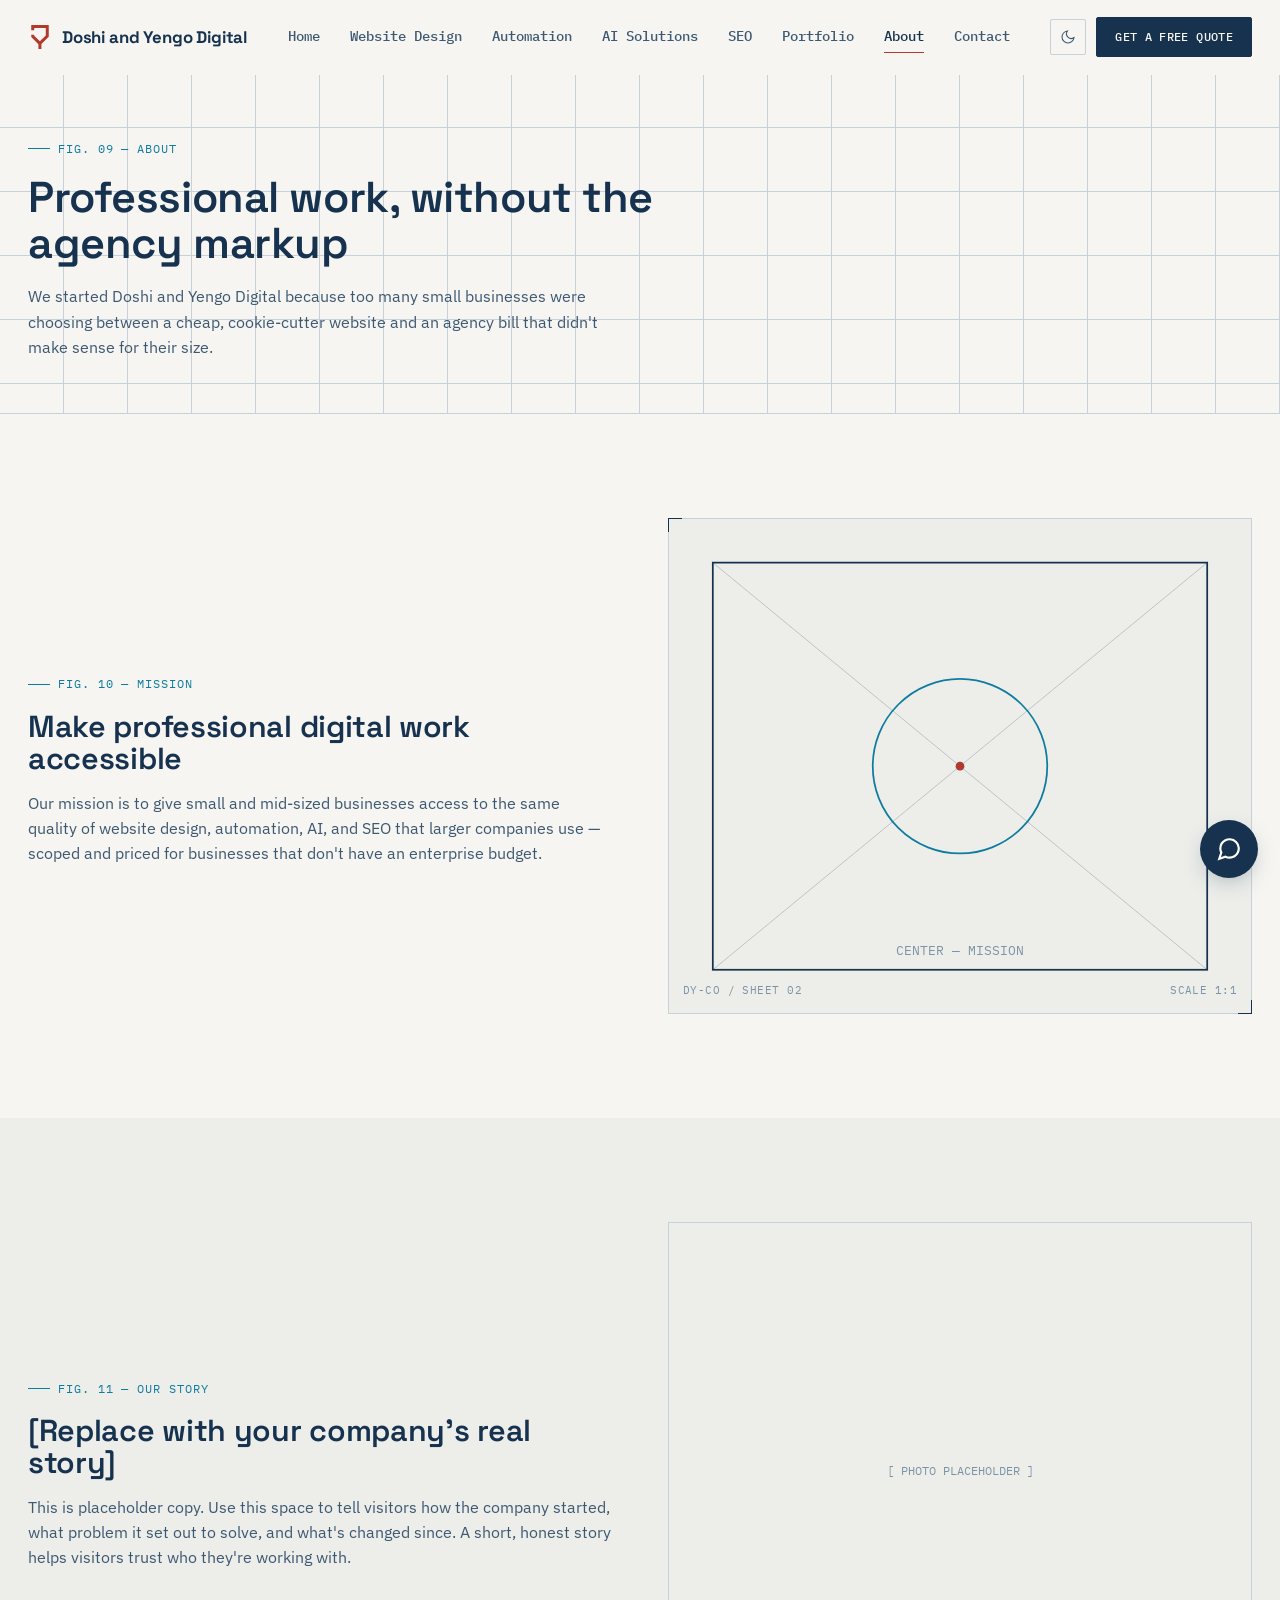
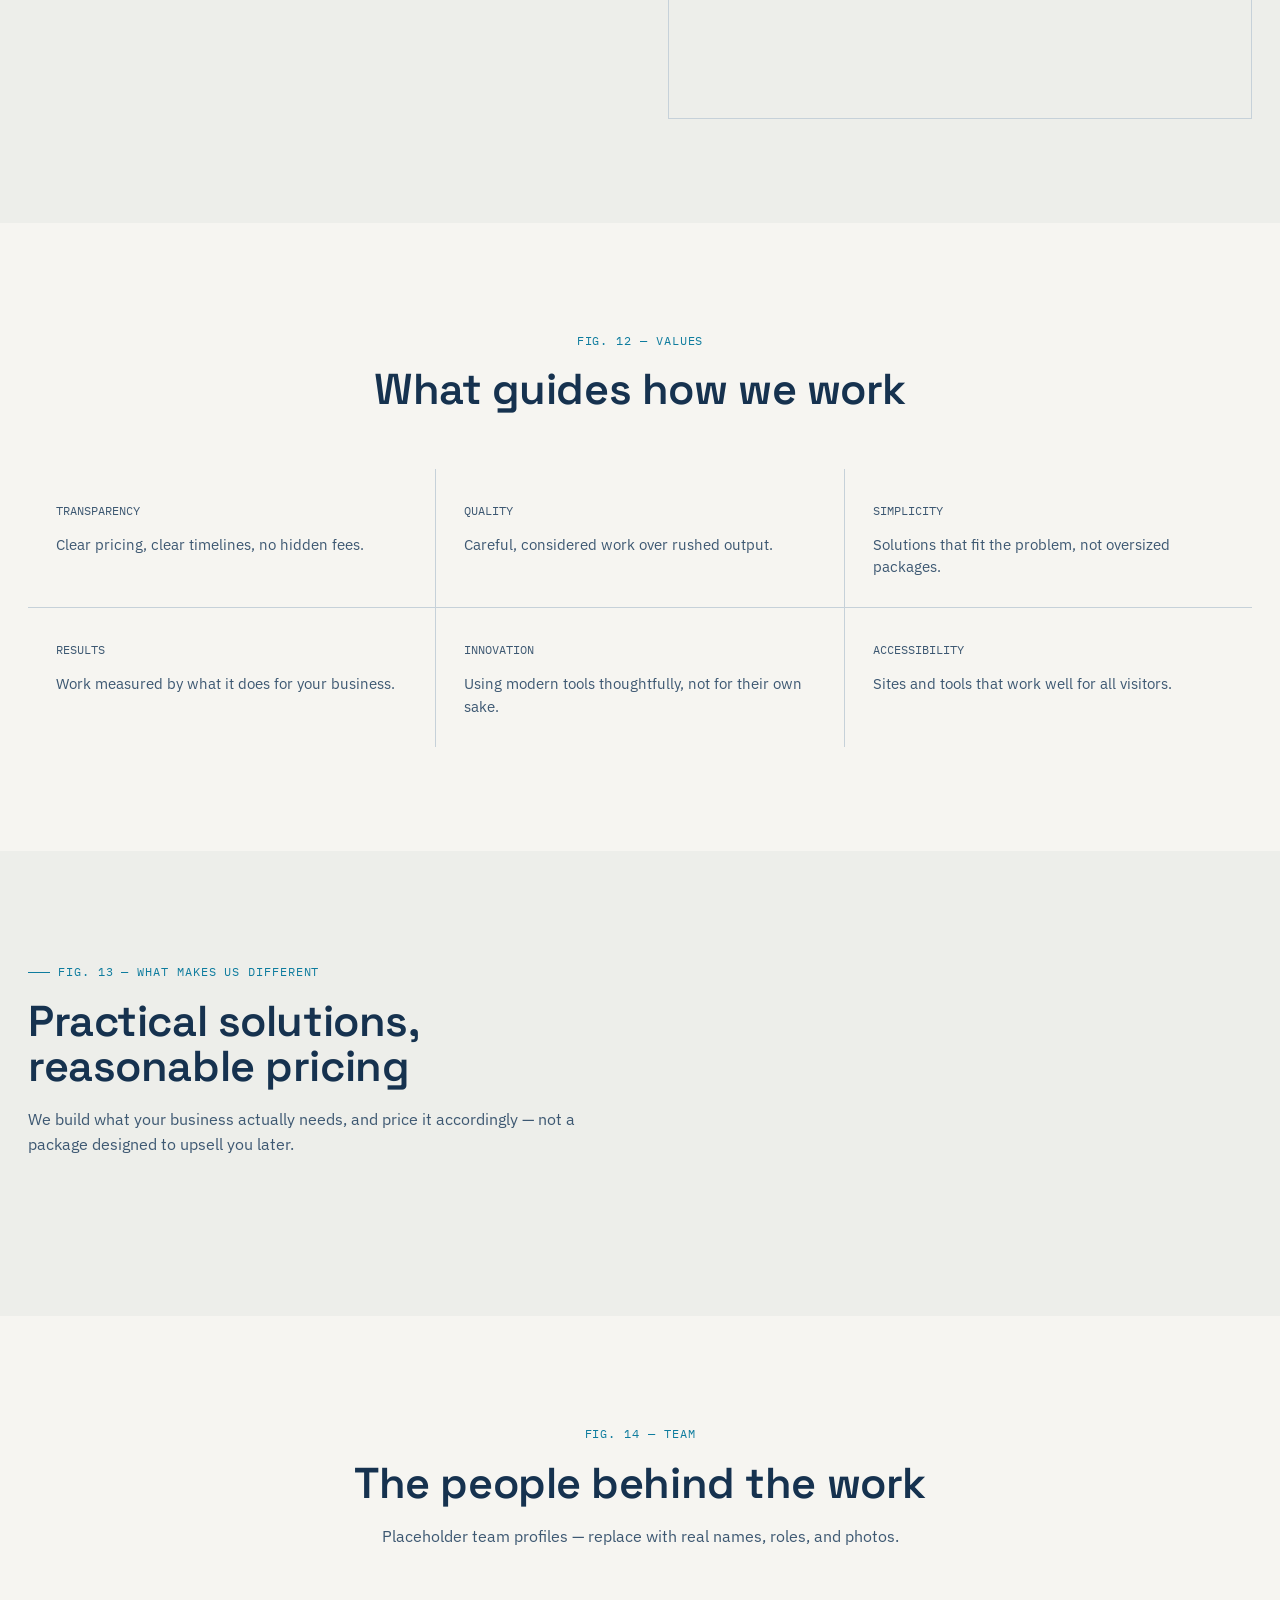
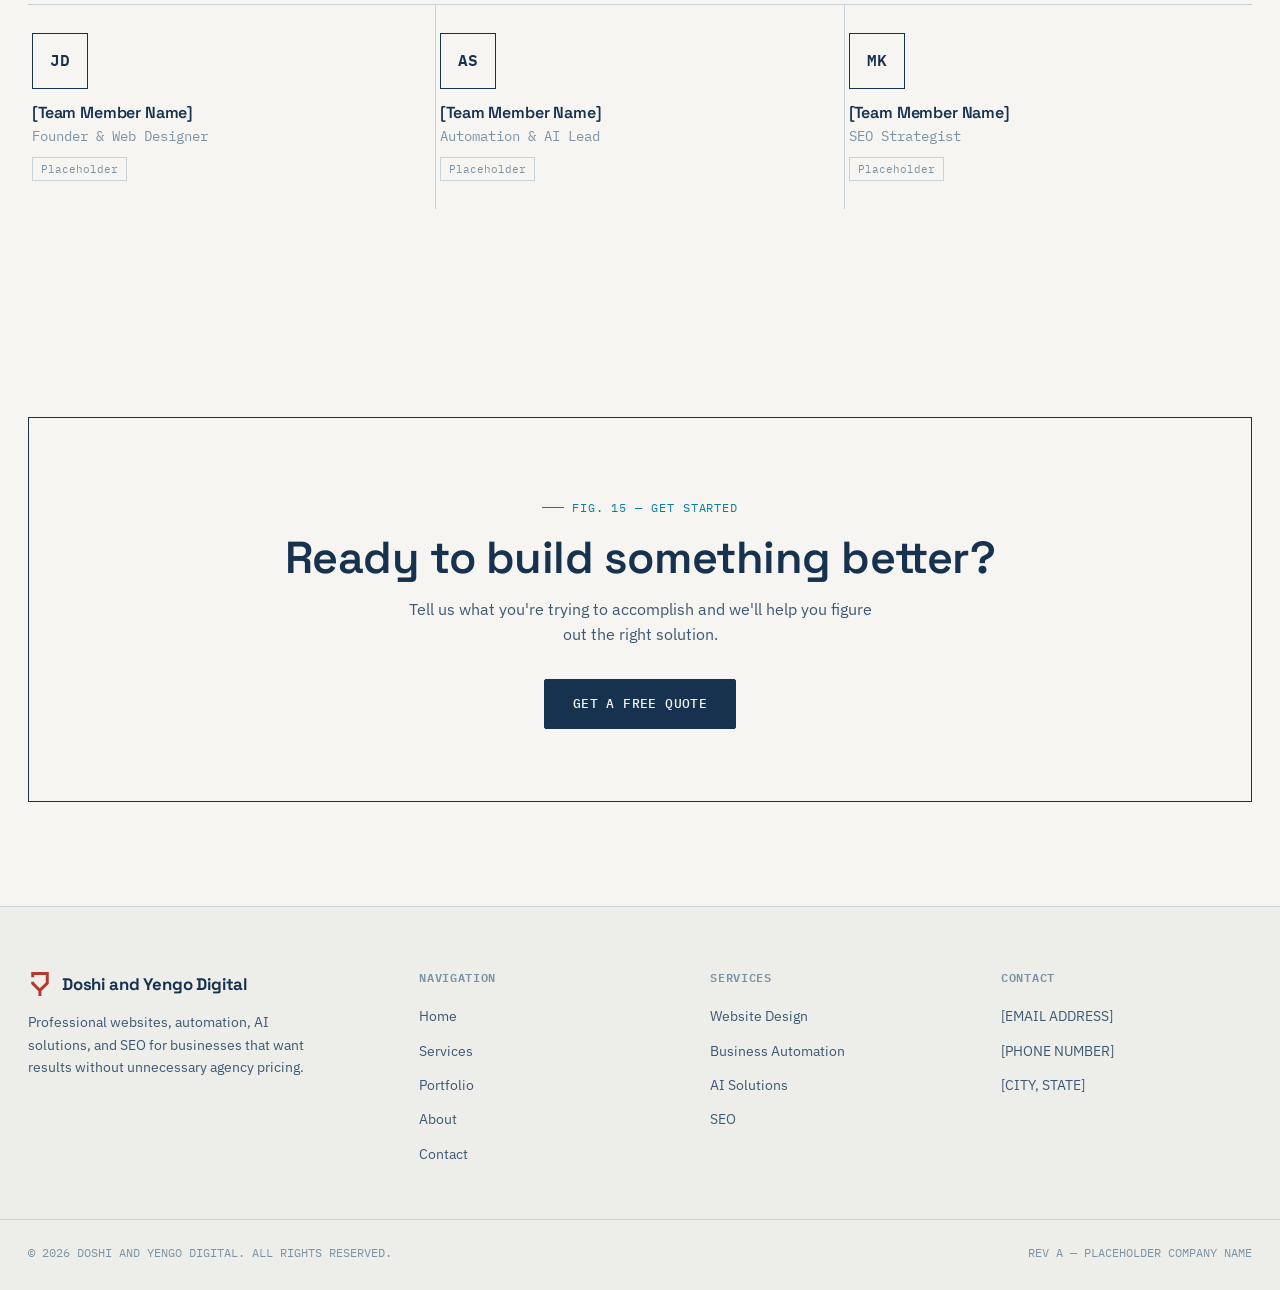
<file: about.html>
<!DOCTYPE html>
<html lang="en">
<head>
<meta charset="UTF-8">
<meta name="viewport" content="width=device-width, initial-scale=1.0">
<meta name="color-scheme" content="light">
<title>About Us — Doshi and Yengo Digital</title>
<meta name="description" content="Doshi and Yengo Digital is a digital agency built on a simple idea: professional websites, automation, AI, and SEO shouldn't come with unnecessary agency pricing.">
<link rel="canonical" href="https://doshiandyengodigital.com/about.html">
<meta property="og:type" content="website">
<meta property="og:title" content="About Us — Doshi and Yengo Digital">
<meta property="og:description" content="Doshi and Yengo Digital is a digital agency built on a simple idea: professional websites, automation, AI, and SEO shouldn't come with unnecessary agency pricing.">
<meta property="og:url" content="https://doshiandyengodigital.com/about.html">
<meta name="twitter:card" content="summary_large_image">
<link rel="preconnect" href="https://fonts.googleapis.com">
<link rel="preconnect" href="https://fonts.gstatic.com" crossorigin>
<link href="https://fonts.googleapis.com/css2?family=Space+Grotesk:wght@500;600;700&family=IBM+Plex+Sans:wght@400;500;600&family=IBM+Plex+Mono:wght@400;500;600&display=swap" rel="stylesheet">
<link rel="stylesheet" href="assets/css/style.css">

</head>
<body>
<a class="skip-link" href="#main">Skip to content</a>

<header class="nav">
  <div class="container nav-inner">
    <a class="brand" href="index.html">
      <svg class="brand-mark" viewBox="0 0 465 637" fill="currentColor" aria-hidden="true"><path d="M 0 0 L 0 142 L 79 142 L 80 79 L 386 80 L 386 276 L 228 434 L 79 285 L 79 262 L 0 262 L 0 318 L 191 509 L 191 637 L 270 637 L 270 504 L 465 309 L 465 0 Z"/></svg>
      Doshi and Yengo Digital
    </a>
    <nav class="nav-links" aria-label="Primary">
      <a href="index.html">Home</a>
      <a href="services/website-design.html">Website Design</a>
      <a href="services/business-automation.html">Automation</a>
      <a href="services/ai-solutions.html">AI Solutions</a>
      <a href="services/seo.html">SEO</a>
      <a href="portfolio/index.html">Portfolio</a>
      <a href="about.html" aria-current="page">About</a>
      <a href="contact.html">Contact</a>
    </nav>
    <div class="nav-actions">
      <button class="theme-toggle" aria-label="Toggle dark mode">
        <svg class="icon-moon" viewBox="0 0 24 24" fill="none" stroke="currentColor" stroke-width="1.6"><path d="M21 12.79A9 9 0 1 1 11.21 3 7 7 0 0 0 21 12.79Z"/></svg>
        <svg class="icon-sun" viewBox="0 0 24 24" fill="none" stroke="currentColor" stroke-width="1.6"><circle cx="12" cy="12" r="4"/><path d="M12 2v2M12 20v2M4.9 4.9l1.4 1.4M17.7 17.7l1.4 1.4M2 12h2M20 12h2M4.9 19.1l1.4-1.4M17.7 6.3l1.4-1.4"/></svg>
      </button>
      <a class="btn btn-primary btn-sm desktop-only" href="contact.html">Get a Free Quote</a>
      <button class="nav-burger" aria-label="Open menu" aria-expanded="false"><span></span></button>
    </div>
    <div class="mobile-panel">
      <a href="index.html">Home</a>
      <a href="services/website-design.html">Website Design</a>
      <a href="services/business-automation.html">Business Automation</a>
      <a href="services/ai-solutions.html">AI Solutions</a>
      <a href="services/seo.html">SEO</a>
      <a href="portfolio/index.html">Portfolio</a>
      <a href="about.html">About</a>
      <a href="contact.html">Contact</a>
      <a class="btn btn-primary" href="contact.html">Get a Free Quote</a>
    </div>
  </div>
</header>

<main id="main">

  <section class="page-hero">
    <div class="container">
      <span class="fig-label">FIG. 09 — ABOUT</span>
      <h1>Professional work, without the agency markup</h1>
      <p>We started Doshi and Yengo Digital because too many small businesses were choosing between a cheap, cookie-cutter website and an agency bill that didn't make sense for their size.</p>
    </div>
  </section>

  <section class="section">
    <div class="container feature-row">
      <div class="reveal">
        <span class="fig-label">FIG. 10 — MISSION</span>
        <h2 style="font-size:1.9rem;">Make professional digital work accessible</h2>
        <p style="color:var(--ink-soft); margin-top:16px;">Our mission is to give small and mid-sized businesses access to the same quality of website design, automation, AI, and SEO that larger companies use — scoped and priced for businesses that don't have an enterprise budget.</p>
      </div>
      <div class="hero-diagram reg-marks reveal" aria-hidden="true" style="aspect-ratio:1/.85;">
        <svg viewBox="0 0 400 340" style="color:var(--ink);">
          <rect x="30" y="30" width="340" height="280" fill="none" stroke="currentColor" stroke-width="1.2"/>
          <line x1="30" y1="30" x2="370" y2="310" stroke="currentColor" stroke-width=".5" opacity=".3"/>
          <line x1="370" y1="30" x2="30" y2="310" stroke="currentColor" stroke-width=".5" opacity=".3"/>
          <circle cx="200" cy="170" r="60" fill="none" stroke="var(--cyan)" stroke-width="1.2"/>
          <circle cx="200" cy="170" r="3" fill="var(--stamp)"/>
          <text x="200" y="300" text-anchor="middle" font-family="IBM Plex Mono, monospace" font-size="9" fill="var(--ink-faint)">CENTER — MISSION</text>
        </svg>
        <div class="diagram-caption"><span>DY-CO / SHEET 02</span><span>SCALE 1:1</span></div>
      </div>
    </div>
  </section>

  <section class="section section--surface">
    <div class="container feature-row">
      <div class="reveal">
        <span class="fig-label">FIG. 11 — OUR STORY</span>
        <h2 style="font-size:1.9rem;">[Replace with your company's real story]</h2>
        <p style="color:var(--ink-soft); margin-top:16px;">This is placeholder copy. Use this space to tell visitors how the company started, what problem it set out to solve, and what's changed since. A short, honest story helps visitors trust who they're working with.</p>
      </div>
      <div class="reveal" style="border:1px solid var(--line); aspect-ratio:1/.85; display:flex; align-items:center; justify-content:center; background:var(--surface);">
        <span style="font-family:var(--font-mono); font-size:.78rem; color:var(--ink-faint);">[ PHOTO PLACEHOLDER ]</span>
      </div>
    </div>
  </section>

  <section class="section">
    <div class="container">
      <div class="section-head center reveal">
        <span class="fig-label">FIG. 12 — VALUES</span>
        <h2>What guides how we work</h2>
      </div>
      <div class="grid grid-3 reveal">
        <div style="padding:28px;"><span class="utility">TRANSPARENCY</span><p style="margin-top:12px; color:var(--ink-soft); font-size:.92rem;">Clear pricing, clear timelines, no hidden fees.</p></div>
        <div style="padding:28px;"><span class="utility">QUALITY</span><p style="margin-top:12px; color:var(--ink-soft); font-size:.92rem;">Careful, considered work over rushed output.</p></div>
        <div style="padding:28px;"><span class="utility">SIMPLICITY</span><p style="margin-top:12px; color:var(--ink-soft); font-size:.92rem;">Solutions that fit the problem, not oversized packages.</p></div>
        <div style="padding:28px;"><span class="utility">RESULTS</span><p style="margin-top:12px; color:var(--ink-soft); font-size:.92rem;">Work measured by what it does for your business.</p></div>
        <div style="padding:28px;"><span class="utility">INNOVATION</span><p style="margin-top:12px; color:var(--ink-soft); font-size:.92rem;">Using modern tools thoughtfully, not for their own sake.</p></div>
        <div style="padding:28px;"><span class="utility">ACCESSIBILITY</span><p style="margin-top:12px; color:var(--ink-soft); font-size:.92rem;">Sites and tools that work well for all visitors.</p></div>
      </div>
    </div>
  </section>

  <section class="section section--surface">
    <div class="container">
      <div class="section-head reveal">
        <span class="fig-label">FIG. 13 — WHAT MAKES US DIFFERENT</span>
        <h2>Practical solutions, reasonable pricing</h2>
        <p>We build what your business actually needs, and price it accordingly — not a package designed to upsell you later.</p>
      </div>
    </div>
  </section>

  <section class="section">
    <div class="container">
      <div class="section-head center reveal">
        <span class="fig-label">FIG. 14 — TEAM</span>
        <h2>The people behind the work</h2>
        <p>Placeholder team profiles — replace with real names, roles, and photos.</p>
      </div>
      <div class="grid grid-3 reveal">
        <div class="team-card"><div class="team-avatar">JD</div><h3>[Team Member Name]</h3><div class="role">Founder &amp; Web Designer</div><span class="placeholder-tag">Placeholder</span></div>
        <div class="team-card"><div class="team-avatar">AS</div><h3>[Team Member Name]</h3><div class="role">Automation &amp; AI Lead</div><span class="placeholder-tag">Placeholder</span></div>
        <div class="team-card"><div class="team-avatar">MK</div><h3>[Team Member Name]</h3><div class="role">SEO Strategist</div><span class="placeholder-tag">Placeholder</span></div>
      </div>
    </div>
  </section>

  <section class="section">
    <div class="container">
      <div class="cta-band reg-marks reveal">
        <span class="fig-label" style="justify-content:center;">FIG. 15 — GET STARTED</span>
        <h2>Ready to build something better?</h2>
        <p>Tell us what you're trying to accomplish and we'll help you figure out the right solution.</p>
        <a class="btn btn-primary" href="/contact.html">Get a Free Quote</a>
      </div>
    </div>
  </section>

</main>

<footer class="footer">
  <div class="container footer-grid">
    <div class="footer-brand">
      <a class="brand" href="index.html">
        <svg class="brand-mark" viewBox="0 0 465 637" fill="currentColor" aria-hidden="true"><path d="M 0 0 L 0 142 L 79 142 L 80 79 L 386 80 L 386 276 L 228 434 L 79 285 L 79 262 L 0 262 L 0 318 L 191 509 L 191 637 L 270 637 L 270 504 L 465 309 L 465 0 Z"/></svg>
        Doshi and Yengo Digital
      </a>
      <p>Professional websites, automation, AI solutions, and SEO for businesses that want results without unnecessary agency pricing.</p>
    </div>
    <div class="footer-col"><h4>Navigation</h4>
      <a href="index.html">Home</a><a href="services/website-design.html">Services</a><a href="portfolio/index.html">Portfolio</a><a href="about.html">About</a><a href="contact.html">Contact</a>
    </div>
    <div class="footer-col"><h4>Services</h4>
      <a href="services/website-design.html">Website Design</a><a href="services/business-automation.html">Business Automation</a><a href="services/ai-solutions.html">AI Solutions</a><a href="services/seo.html">SEO</a>
    </div>
    <div class="footer-col"><h4>Contact</h4>
      <p>[EMAIL ADDRESS]</p><p>[PHONE NUMBER]</p><p>[CITY, STATE]</p>
    </div>
  </div>
  <div class="container footer-bottom">
    <span>© 2026 DOSHI AND YENGO DIGITAL. ALL RIGHTS RESERVED.</span>
    <span>REV A — PLACEHOLDER COMPANY NAME</span>
  </div>
</footer>

<script src="assets/js/main.js"></script>
<script src="assets/js/chat-widget.js" defer></script>

</body>
</html>
</file>
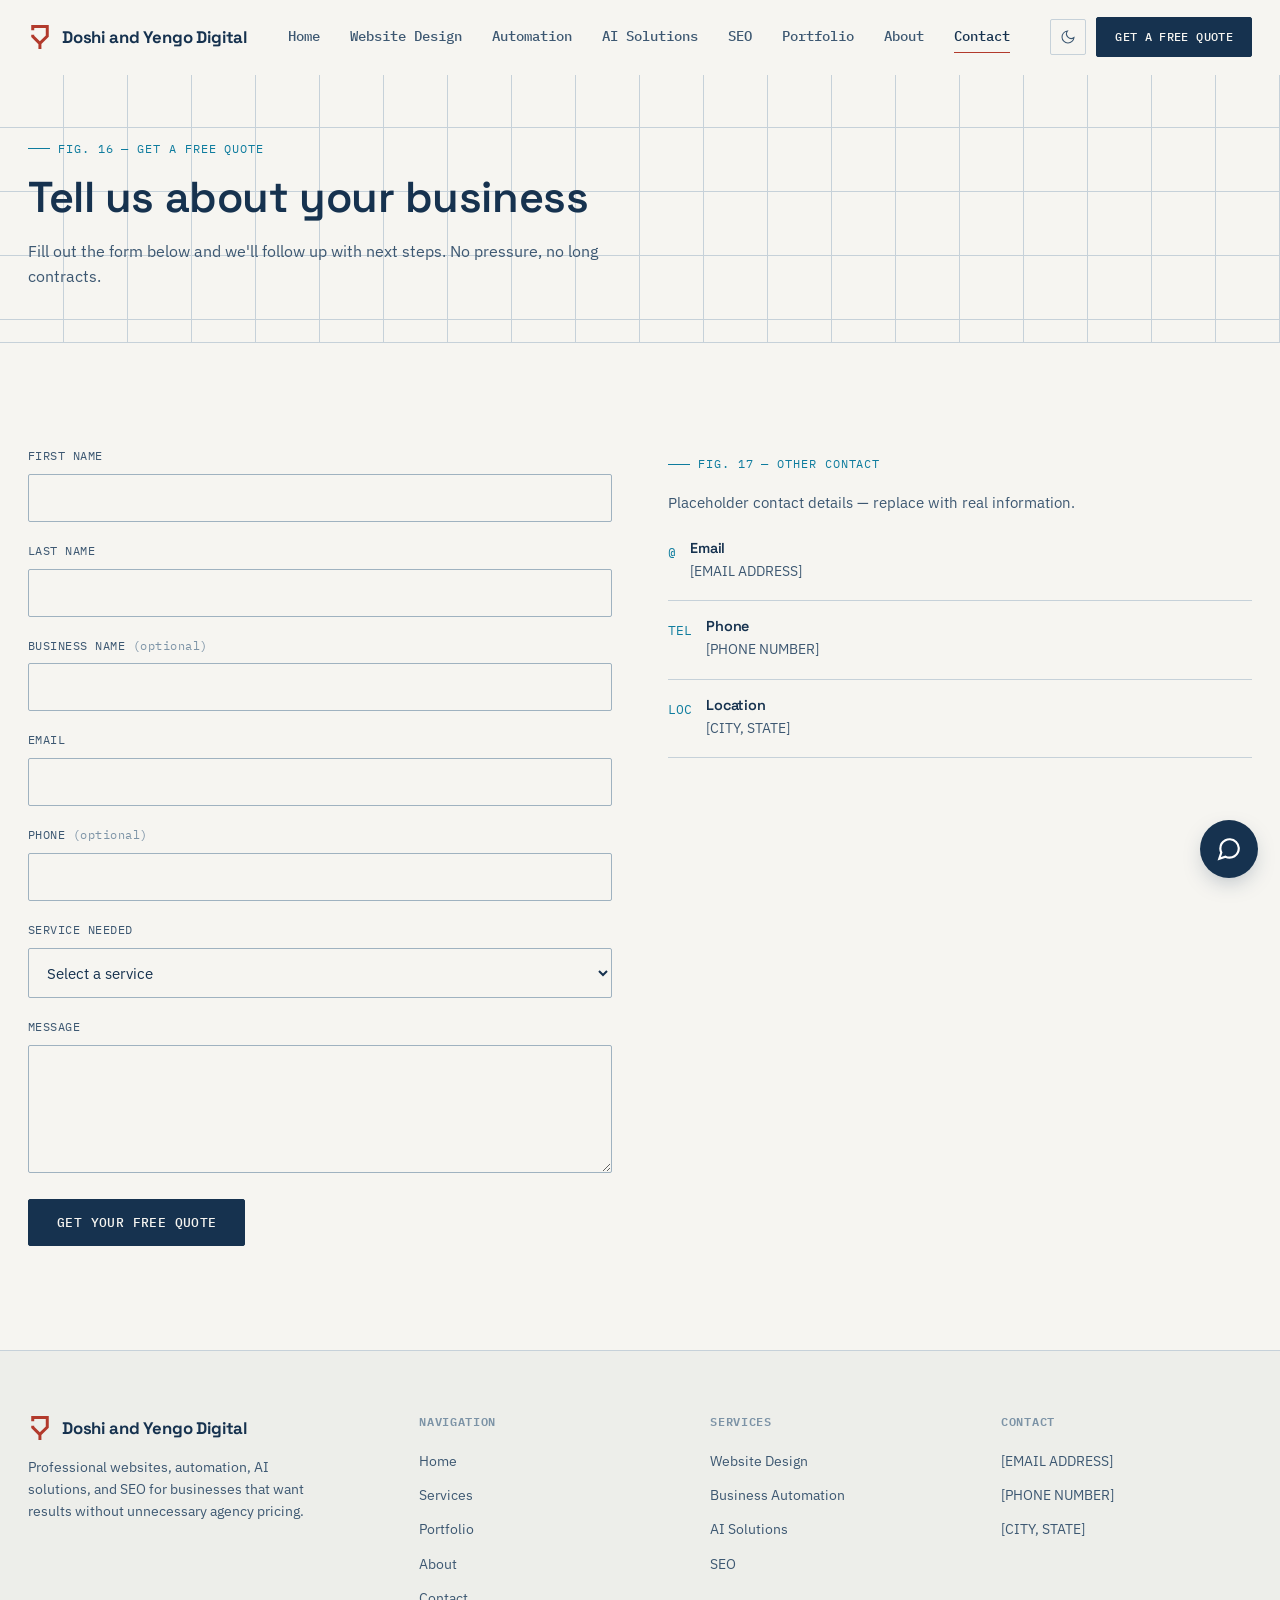
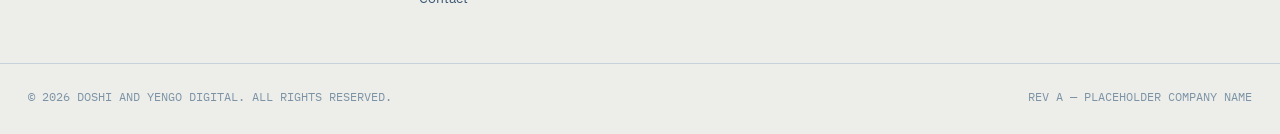
<file: contact.html>
<!DOCTYPE html>
<html lang="en">
<head>
<meta charset="UTF-8">
<meta name="viewport" content="width=device-width, initial-scale=1.0">
<meta name="color-scheme" content="light">
<title>Contact Us — Doshi and Yengo Digital</title>
<meta name="description" content="Get a free quote from Doshi and Yengo Digital for website design, business automation, AI solutions, or SEO. Tell us about your business and we'll follow up.">
<link rel="canonical" href="https://doshiandyengodigital.com/contact.html">
<meta property="og:type" content="website">
<meta property="og:title" content="Contact Us — Doshi and Yengo Digital">
<meta property="og:description" content="Get a free quote from Doshi and Yengo Digital for website design, business automation, AI solutions, or SEO. Tell us about your business and we'll follow up.">
<meta property="og:url" content="https://doshiandyengodigital.com/contact.html">
<meta name="twitter:card" content="summary_large_image">
<link rel="preconnect" href="https://fonts.googleapis.com">
<link rel="preconnect" href="https://fonts.gstatic.com" crossorigin>
<link href="https://fonts.googleapis.com/css2?family=Space+Grotesk:wght@500;600;700&family=IBM+Plex+Sans:wght@400;500;600&family=IBM+Plex+Mono:wght@400;500;600&display=swap" rel="stylesheet">
<link rel="stylesheet" href="assets/css/style.css">

</head>
<body>
<a class="skip-link" href="#main">Skip to content</a>

<header class="nav">
  <div class="container nav-inner">
    <a class="brand" href="index.html">
      <svg class="brand-mark" viewBox="0 0 465 637" fill="currentColor" aria-hidden="true"><path d="M 0 0 L 0 142 L 79 142 L 80 79 L 386 80 L 386 276 L 228 434 L 79 285 L 79 262 L 0 262 L 0 318 L 191 509 L 191 637 L 270 637 L 270 504 L 465 309 L 465 0 Z"/></svg>
      Doshi and Yengo Digital
    </a>
    <nav class="nav-links" aria-label="Primary">
      <a href="index.html">Home</a>
      <a href="services/website-design.html">Website Design</a>
      <a href="services/business-automation.html">Automation</a>
      <a href="services/ai-solutions.html">AI Solutions</a>
      <a href="services/seo.html">SEO</a>
      <a href="portfolio/index.html">Portfolio</a>
      <a href="about.html">About</a>
      <a href="contact.html" aria-current="page">Contact</a>
    </nav>
    <div class="nav-actions">
      <button class="theme-toggle" aria-label="Toggle dark mode">
        <svg class="icon-moon" viewBox="0 0 24 24" fill="none" stroke="currentColor" stroke-width="1.6"><path d="M21 12.79A9 9 0 1 1 11.21 3 7 7 0 0 0 21 12.79Z"/></svg>
        <svg class="icon-sun" viewBox="0 0 24 24" fill="none" stroke="currentColor" stroke-width="1.6"><circle cx="12" cy="12" r="4"/><path d="M12 2v2M12 20v2M4.9 4.9l1.4 1.4M17.7 17.7l1.4 1.4M2 12h2M20 12h2M4.9 19.1l1.4-1.4M17.7 6.3l1.4-1.4"/></svg>
      </button>
      <a class="btn btn-primary btn-sm desktop-only" href="contact.html">Get a Free Quote</a>
      <button class="nav-burger" aria-label="Open menu" aria-expanded="false"><span></span></button>
    </div>
    <div class="mobile-panel">
      <a href="index.html">Home</a>
      <a href="services/website-design.html">Website Design</a>
      <a href="services/business-automation.html">Business Automation</a>
      <a href="services/ai-solutions.html">AI Solutions</a>
      <a href="services/seo.html">SEO</a>
      <a href="portfolio/index.html">Portfolio</a>
      <a href="about.html">About</a>
      <a href="contact.html">Contact</a>
      <a class="btn btn-primary" href="contact.html">Get a Free Quote</a>
    </div>
  </div>
</header>

<main id="main">

  <section class="page-hero">
    <div class="container">
      <span class="fig-label">FIG. 16 — GET A FREE QUOTE</span>
      <h1>Tell us about your business</h1>
      <p>Fill out the form below and we'll follow up with next steps. No pressure, no long contracts.</p>
    </div>
  </section>

  <section class="section">
    <div class="container contact-grid">

      <div class="reveal">
        <form id="contact-form" action="https://usebasin.com/f/152a37b2cc8a" method="POST" novalidate>
          <input type="hidden" name="_subject" value="New quote request from website">
          <div class="form-field">
            <label for="first-name">First Name</label>
            <input type="text" id="first-name" name="firstName" data-required autocomplete="given-name">
            <span class="error">Please enter your first name.</span>
          </div>
          <div class="form-field">
            <label for="last-name">Last Name</label>
            <input type="text" id="last-name" name="lastName" data-required autocomplete="family-name">
            <span class="error">Please enter your last name.</span>
          </div>
          <div class="form-field">
            <label for="business">Business Name <span style="color:var(--ink-faint); font-weight:400; text-transform:none;">(optional)</span></label>
            <input type="text" id="business" name="business" autocomplete="organization">
          </div>
          <div class="form-field">
            <label for="email">Email</label>
            <input type="email" id="email" name="email" data-required autocomplete="email">
            <span class="error">Please enter a valid email address.</span>
          </div>
          <div class="form-field">
            <label for="phone">Phone <span style="color:var(--ink-faint); font-weight:400; text-transform:none;">(optional)</span></label>
            <input type="tel" id="phone" name="phone" autocomplete="tel">
          </div>
          <div class="form-field">
            <label for="service">Service Needed</label>
            <select id="service" name="service" data-required>
              <option value="">Select a service</option>
              <option value="website-design">Website Design</option>
              <option value="business-automation">Business Automation</option>
              <option value="ai-solutions">AI Solutions</option>
              <option value="seo">SEO</option>
              <option value="not-sure">Not sure yet</option>
            </select>
            <span class="error">Please select a service.</span>
          </div>
          <div class="form-field">
            <label for="message">Message</label>
            <textarea id="message" name="message" rows="5" data-required></textarea>
            <span class="error">Please tell us a bit about your project.</span>
          </div>
          <button type="submit" class="btn btn-primary">Get Your Free Quote</button>
        </form>
        <div class="form-success" role="status">
          Thanks — your message has been received. We'll follow up shortly.
        </div>
        <div class="form-error" role="alert">
          Something went wrong sending your message. Please try again, or email us directly.
        </div>
      </div>

      <div class="reveal">
        <span class="fig-label">FIG. 17 — OTHER CONTACT</span>
        <p style="color:var(--ink-soft); font-size:.95rem; margin-bottom:8px;">Placeholder contact details — replace with real information.</p>
        <div class="contact-info-item"><span class="ico">@</span><div><h4>Email</h4><p>[EMAIL ADDRESS]</p></div></div>
        <div class="contact-info-item"><span class="ico">TEL</span><div><h4>Phone</h4><p>[PHONE NUMBER]</p></div></div>
        <div class="contact-info-item"><span class="ico">LOC</span><div><h4>Location</h4><p>[CITY, STATE]</p></div></div>
      </div>

    </div>
  </section>

</main>

<footer class="footer">
  <div class="container footer-grid">
    <div class="footer-brand">
      <a class="brand" href="index.html">
        <svg class="brand-mark" viewBox="0 0 465 637" fill="currentColor" aria-hidden="true"><path d="M 0 0 L 0 142 L 79 142 L 80 79 L 386 80 L 386 276 L 228 434 L 79 285 L 79 262 L 0 262 L 0 318 L 191 509 L 191 637 L 270 637 L 270 504 L 465 309 L 465 0 Z"/></svg>
        Doshi and Yengo Digital
      </a>
      <p>Professional websites, automation, AI solutions, and SEO for businesses that want results without unnecessary agency pricing.</p>
    </div>
    <div class="footer-col"><h4>Navigation</h4>
      <a href="index.html">Home</a><a href="services/website-design.html">Services</a><a href="portfolio/index.html">Portfolio</a><a href="about.html">About</a><a href="contact.html">Contact</a>
    </div>
    <div class="footer-col"><h4>Services</h4>
      <a href="services/website-design.html">Website Design</a><a href="services/business-automation.html">Business Automation</a><a href="services/ai-solutions.html">AI Solutions</a><a href="services/seo.html">SEO</a>
    </div>
    <div class="footer-col"><h4>Contact</h4>
      <p>[EMAIL ADDRESS]</p><p>[PHONE NUMBER]</p><p>[CITY, STATE]</p>
    </div>
  </div>
  <div class="container footer-bottom">
    <span>© 2026 DOSHI AND YENGO DIGITAL. ALL RIGHTS RESERVED.</span>
    <span>REV A — PLACEHOLDER COMPANY NAME</span>
  </div>
</footer>

<script src="assets/js/main.js"></script>
<script src="assets/js/chat-widget.js" defer></script>

</body>
</html>
</file>
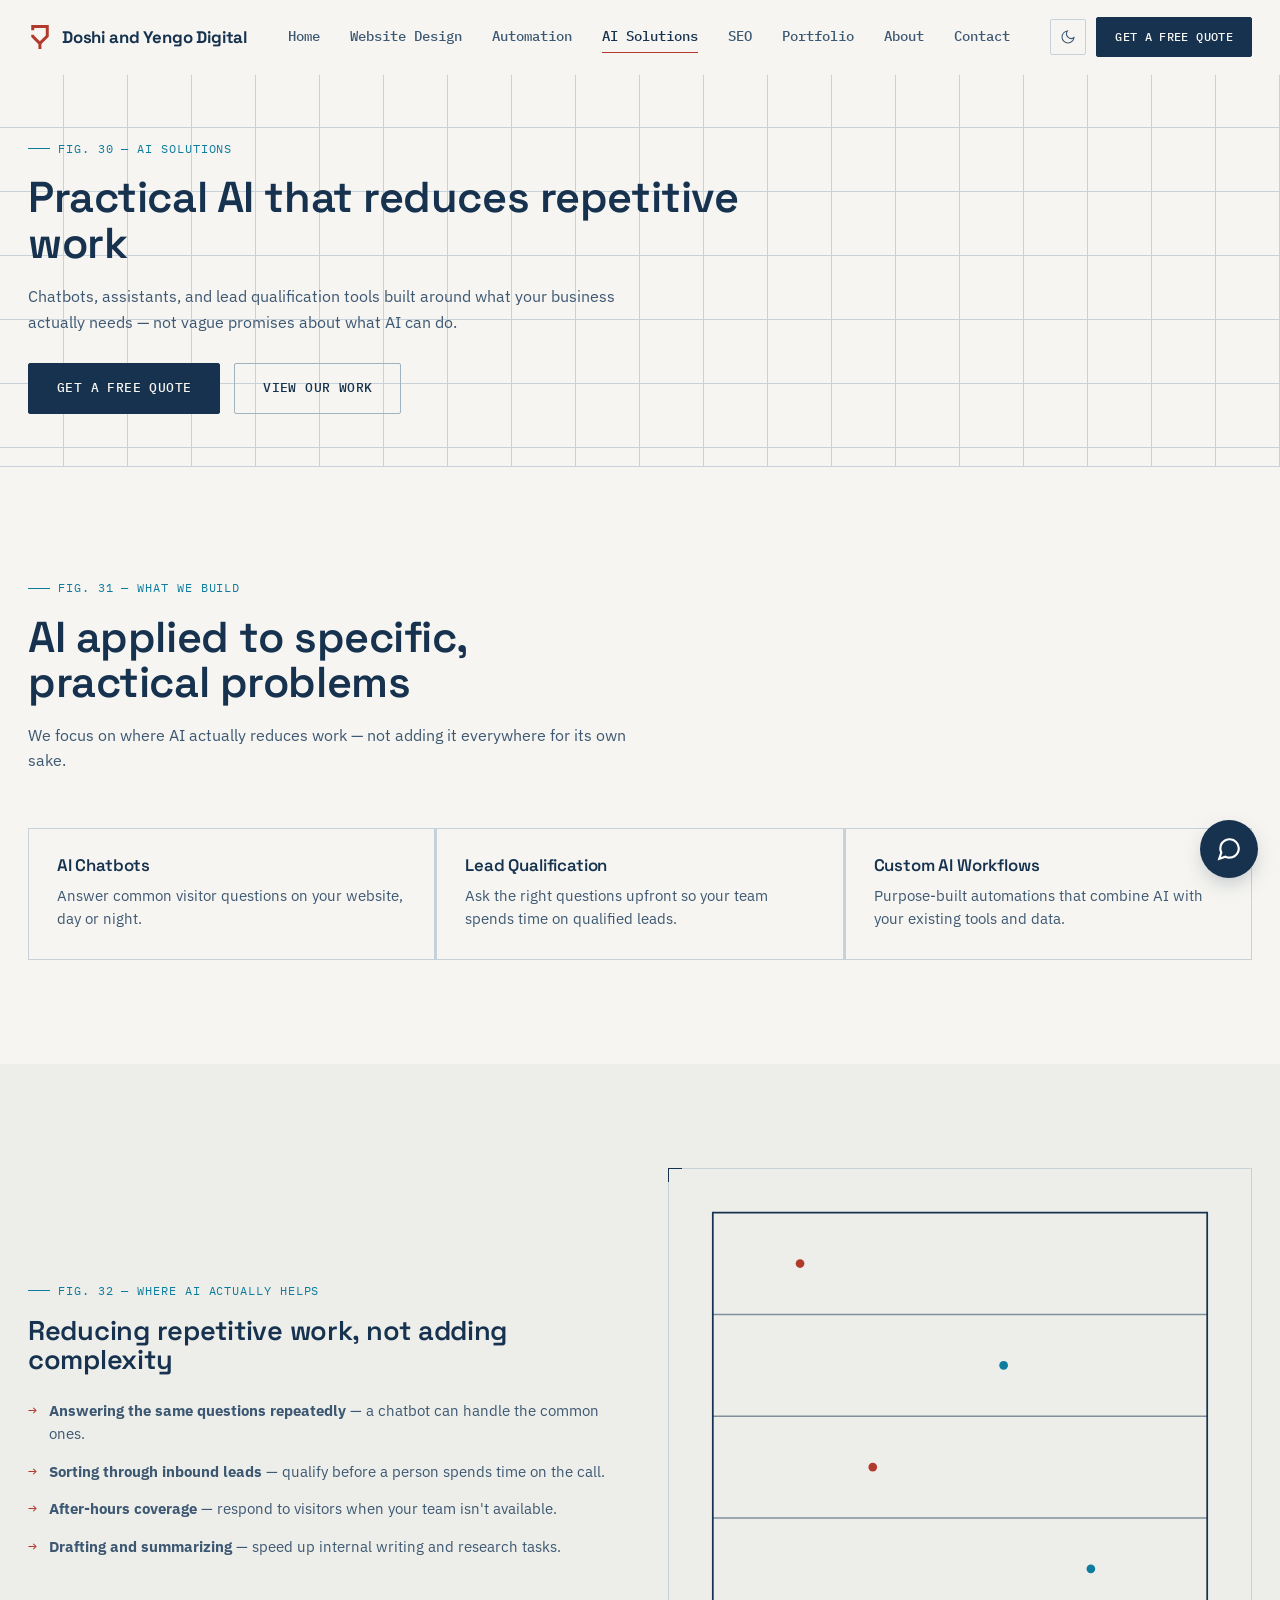
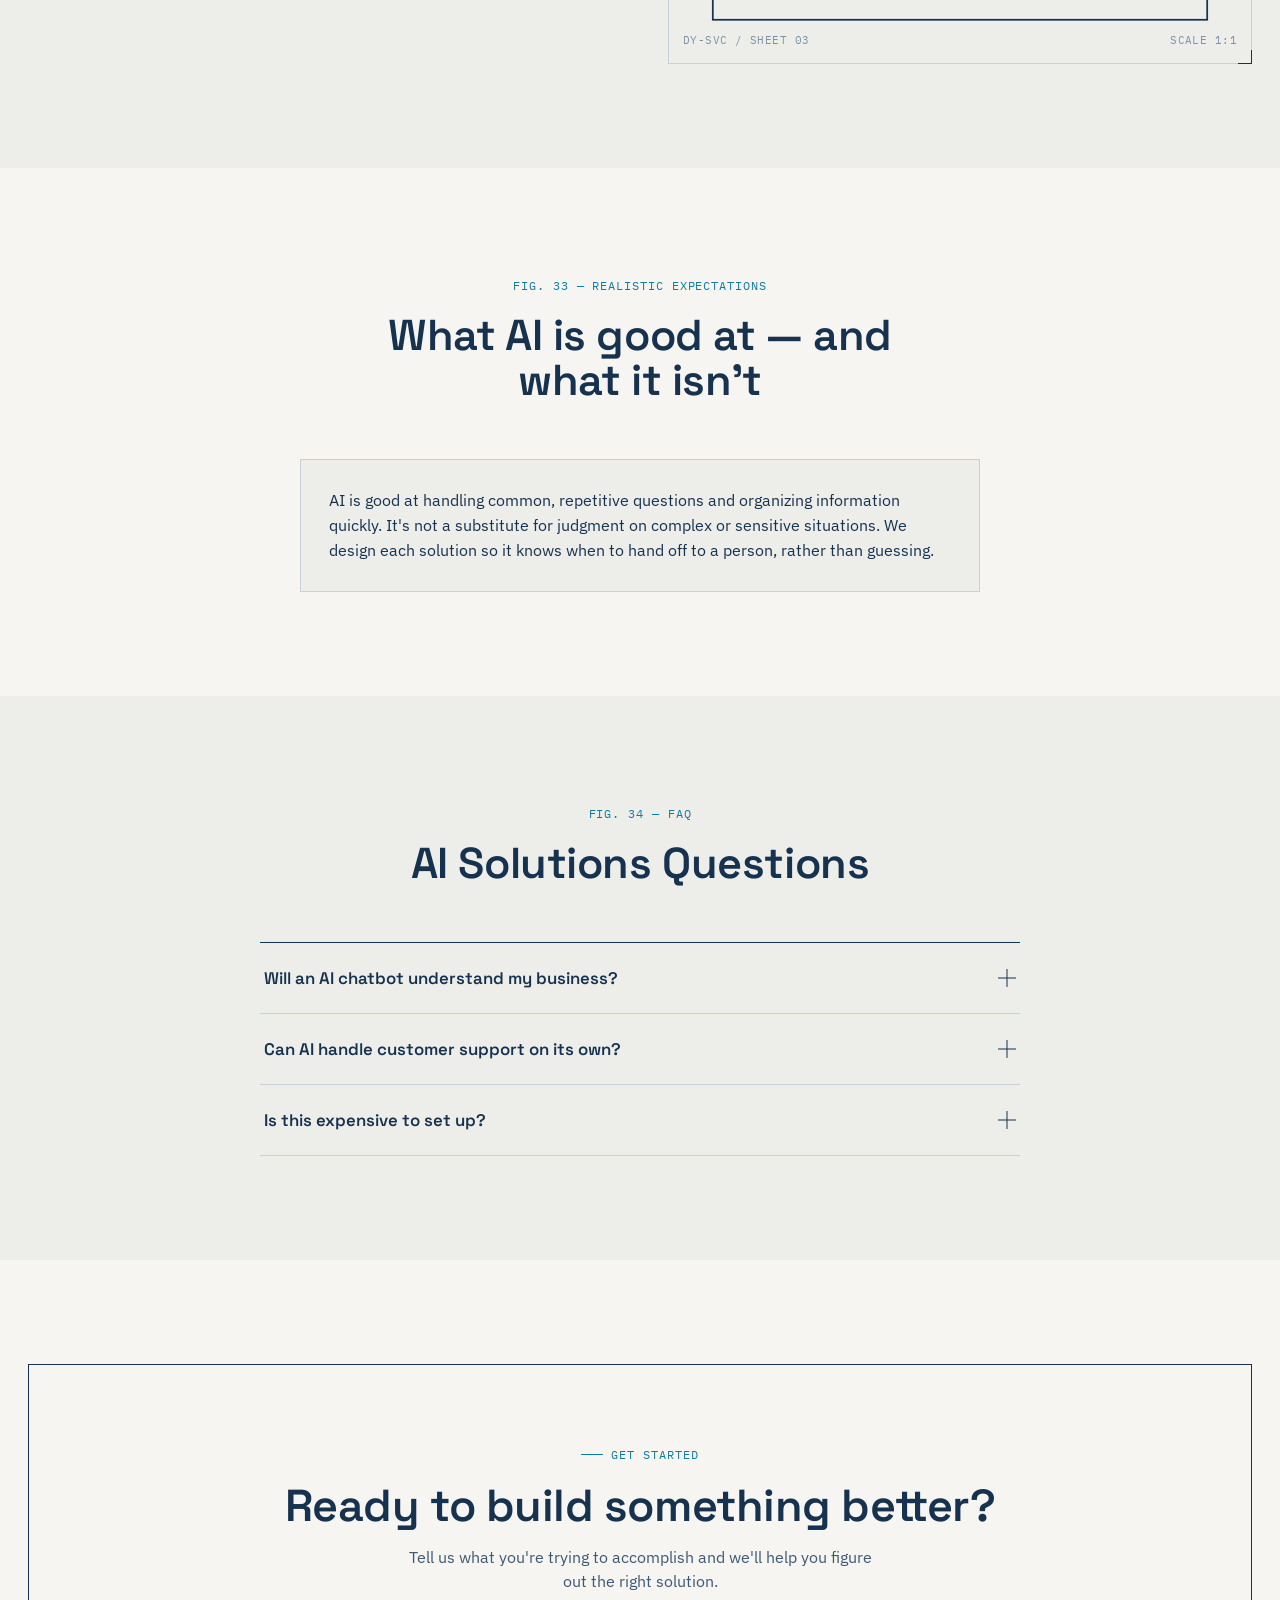
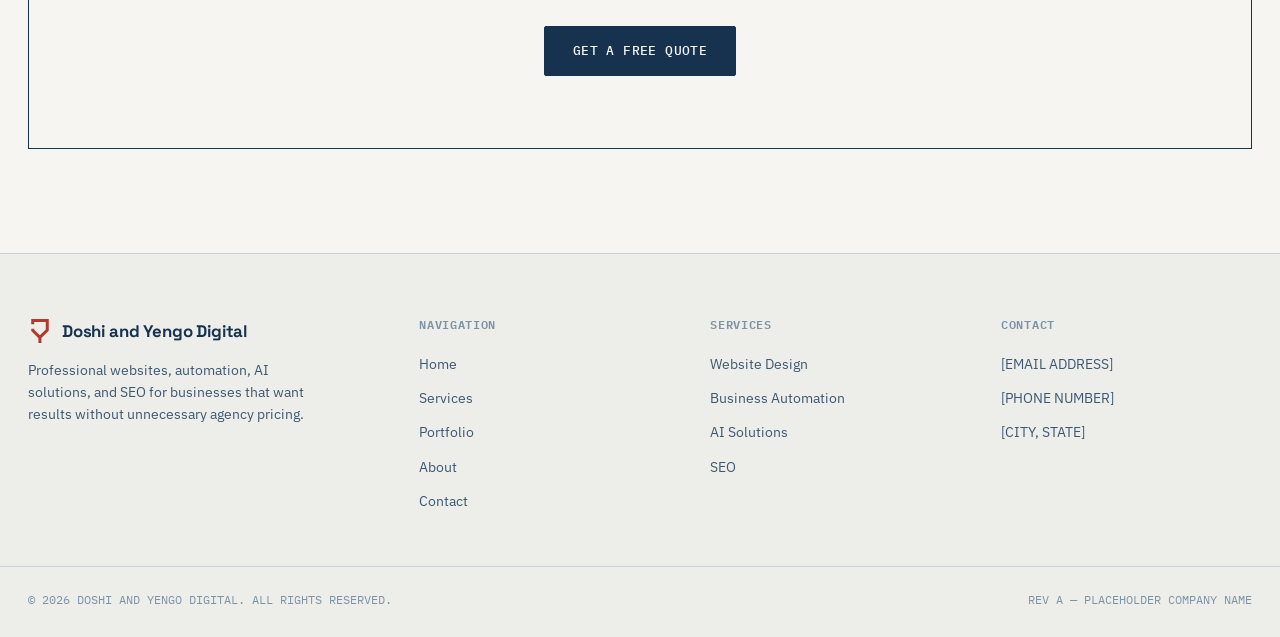
<file: services/ai-solutions.html>
<!DOCTYPE html>
<html lang="en">
<head>
<meta charset="UTF-8">
<meta name="viewport" content="width=device-width, initial-scale=1.0">
<meta name="color-scheme" content="light">
<title>AI Solutions — Doshi and Yengo Digital</title>
<meta name="description" content="Practical AI chatbots, customer support assistants, and lead qualification tools that reduce repetitive work — without vague 'AI will transform everything' promises.">
<link rel="canonical" href="https://doshiandyengodigital.com/services/ai-solutions.html">
<meta property="og:type" content="website">
<meta property="og:title" content="AI Solutions — Doshi and Yengo Digital">
<meta property="og:description" content="Practical AI chatbots, customer support assistants, and lead qualification tools that reduce repetitive work — without vague 'AI will transform everything' promises.">
<meta property="og:url" content="https://doshiandyengodigital.com/services/ai-solutions.html">
<meta name="twitter:card" content="summary_large_image">
<link rel="preconnect" href="https://fonts.googleapis.com">
<link rel="preconnect" href="https://fonts.gstatic.com" crossorigin>
<link href="https://fonts.googleapis.com/css2?family=Space+Grotesk:wght@500;600;700&family=IBM+Plex+Sans:wght@400;500;600&family=IBM+Plex+Mono:wght@400;500;600&display=swap" rel="stylesheet">
<link rel="stylesheet" href="../assets/css/style.css">

</head>
<body>
<a class="skip-link" href="#main">Skip to content</a>

<header class="nav">
  <div class="container nav-inner">
    <a class="brand" href="../index.html">
      <svg class="brand-mark" viewBox="0 0 465 637" fill="currentColor" aria-hidden="true"><path d="M 0 0 L 0 142 L 79 142 L 80 79 L 386 80 L 386 276 L 228 434 L 79 285 L 79 262 L 0 262 L 0 318 L 191 509 L 191 637 L 270 637 L 270 504 L 465 309 L 465 0 Z"/></svg>
      Doshi and Yengo Digital
    </a>
    <nav class="nav-links" aria-label="Primary">
      <a href="../index.html">Home</a>
      <a href="../services/website-design.html">Website Design</a>
      <a href="../services/business-automation.html">Automation</a>
      <a href="../services/ai-solutions.html" aria-current="page">AI Solutions</a>
      <a href="../services/seo.html">SEO</a>
      <a href="../portfolio/index.html">Portfolio</a>
      <a href="../about.html">About</a>
      <a href="../contact.html">Contact</a>
    </nav>
    <div class="nav-actions">
      <button class="theme-toggle" aria-label="Toggle dark mode">
        <svg class="icon-moon" viewBox="0 0 24 24" fill="none" stroke="currentColor" stroke-width="1.6"><path d="M21 12.79A9 9 0 1 1 11.21 3 7 7 0 0 0 21 12.79Z"/></svg>
        <svg class="icon-sun" viewBox="0 0 24 24" fill="none" stroke="currentColor" stroke-width="1.6"><circle cx="12" cy="12" r="4"/><path d="M12 2v2M12 20v2M4.9 4.9l1.4 1.4M17.7 17.7l1.4 1.4M2 12h2M20 12h2M4.9 19.1l1.4-1.4M17.7 6.3l1.4-1.4"/></svg>
      </button>
      <a class="btn btn-primary btn-sm desktop-only" href="../contact.html">Get a Free Quote</a>
      <button class="nav-burger" aria-label="Open menu" aria-expanded="false"><span></span></button>
    </div>
    <div class="mobile-panel">
      <a href="../index.html">Home</a>
      <a href="../services/website-design.html">Website Design</a>
      <a href="../services/business-automation.html">Business Automation</a>
      <a href="../services/ai-solutions.html">AI Solutions</a>
      <a href="../services/seo.html">SEO</a>
      <a href="../portfolio/index.html">Portfolio</a>
      <a href="../about.html">About</a>
      <a href="../contact.html">Contact</a>
      <a class="btn btn-primary" href="../contact.html">Get a Free Quote</a>
    </div>
  </div>
</header>

<main id="main">

  <section class="page-hero">
    <div class="container">
      <span class="fig-label">FIG. 30 — AI SOLUTIONS</span>
      <h1>Practical AI that reduces repetitive work</h1>
      <p>Chatbots, assistants, and lead qualification tools built around what your business actually needs — not vague promises about what AI can do.</p>
      <div class="hero-cta" style="margin-top:28px;">
        <a class="btn btn-primary" href="../contact.html">Get a Free Quote</a>
        <a class="btn btn-secondary" href="../portfolio/index.html">View Our Work</a>
      </div>
    </div>
  </section>

  <section class="section">
    <div class="container">
      <div class="section-head reveal">
        <span class="fig-label">FIG. 31 — WHAT WE BUILD</span>
        <h2>AI applied to specific, practical problems</h2>
        <p>We focus on where AI actually reduces work — not adding it everywhere for its own sake.</p>
      </div>
      <div class="grid grid-3 reveal">
        <div style="padding:28px; border:1px solid var(--line);"><h3 style="font-size:1.05rem; margin-bottom:10px;">AI Chatbots</h3><p style="color:var(--ink-soft); font-size:.92rem;">Answer common visitor questions on your website, day or night.</p></div><div style="padding:28px; border:1px solid var(--line);"><h3 style="font-size:1.05rem; margin-bottom:10px;">Lead Qualification</h3><p style="color:var(--ink-soft); font-size:.92rem;">Ask the right questions upfront so your team spends time on qualified leads.</p></div><div style="padding:28px; border:1px solid var(--line);"><h3 style="font-size:1.05rem; margin-bottom:10px;">Custom AI Workflows</h3><p style="color:var(--ink-soft); font-size:.92rem;">Purpose-built automations that combine AI with your existing tools and data.</p></div>
      </div>
    </div>
  </section>

  <section class="section section--surface">
    <div class="container feature-row">
      <div class="reveal">
        <span class="fig-label">FIG. 32 — WHERE AI ACTUALLY HELPS</span>
        <h2 style="font-size:1.7rem;">Reducing repetitive work, not adding complexity</h2>
        <ul class="check-list">
          <li><span class="tick">&#8594;</span><span><strong>Answering the same questions repeatedly</strong> — a chatbot can handle the common ones.</span></li><li><span class="tick">&#8594;</span><span><strong>Sorting through inbound leads</strong> — qualify before a person spends time on the call.</span></li><li><span class="tick">&#8594;</span><span><strong>After-hours coverage</strong> — respond to visitors when your team isn't available.</span></li><li><span class="tick">&#8594;</span><span><strong>Drafting and summarizing</strong> — speed up internal writing and research tasks.</span></li>
        </ul>
      </div>
      <div class="hero-diagram reg-marks reveal" aria-hidden="true" style="aspect-ratio:1/.85;">
        <svg viewBox="0 0 400 340" style="color:var(--ink);">
          <rect x="30" y="30" width="340" height="280" fill="none" stroke="currentColor" stroke-width="1.2"/>
          <g stroke="currentColor" stroke-width="1" opacity=".5">
            <line x1="30" y1="100" x2="370" y2="100"/>
            <line x1="30" y1="170" x2="370" y2="170"/>
            <line x1="30" y1="240" x2="370" y2="240"/>
          </g>
          <circle cx="90" cy="65" r="3" fill="var(--stamp)"/>
          <circle cx="230" cy="135" r="3" fill="var(--cyan)"/>
          <circle cx="140" cy="205" r="3" fill="var(--stamp)"/>
          <circle cx="290" cy="275" r="3" fill="var(--cyan)"/>
        </svg>
        <div class="diagram-caption"><span>DY-SVC / SHEET 03</span><span>SCALE 1:1</span></div>
      </div>
    </div>
  </section>

  <section class="section">
    <div class="container">
      <div class="section-head center reveal">
        <span class="fig-label">FIG. 33 — REALISTIC EXPECTATIONS</span>
        <h2>What AI is good at — and what it isn't</h2>
      </div>
      <div class="price-note reveal" style="max-width:680px; margin:0 auto;">
        <p>AI is good at handling common, repetitive questions and organizing information quickly. It's not a substitute for judgment on complex or sensitive situations. We design each solution so it knows when to hand off to a person, rather than guessing.</p>
      </div>
    </div>
  </section>

  <section class="section section--surface">
    <div class="container">
      <div class="section-head center reveal"><span class="fig-label">FIG. 34 — FAQ</span><h2>AI Solutions Questions</h2></div>
      <div class="faq-list reveal">
        <div class="faq-item" data-open="false">
          <button class="faq-q" aria-expanded="false">Will an AI chatbot understand my business?<span class="spec-plus" aria-hidden="true"></span></button>
          <div class="faq-a"><div class="faq-a-inner">It's set up using information specific to your business — your services, hours, and common questions — rather than answering generically.</div></div>
        </div><div class="faq-item" data-open="false">
          <button class="faq-q" aria-expanded="false">Can AI handle customer support on its own?<span class="spec-plus" aria-hidden="true"></span></button>
          <div class="faq-a"><div class="faq-a-inner">It can handle common, repetitive questions and hand off anything more complex to a person, rather than replacing support entirely.</div></div>
        </div><div class="faq-item" data-open="false">
          <button class="faq-q" aria-expanded="false">Is this expensive to set up?<span class="spec-plus" aria-hidden="true"></span></button>
          <div class="faq-a"><div class="faq-a-inner">Scope depends on how much of your workflow you want AI involved in. We'll recommend a starting point that matches your budget and needs.</div></div>
        </div>
      </div>
    </div>
  </section>

  <section class="section">
    <div class="container">
      <div class="cta-band reg-marks reveal">
        <span class="fig-label" style="justify-content:center;">GET STARTED</span>
        <h2>Ready to build something better?</h2>
        <p>Tell us what you're trying to accomplish and we'll help you figure out the right solution.</p>
        <a class="btn btn-primary" href="../contact.html">Get a Free Quote</a>
      </div>
    </div>
  </section>

</main>

<footer class="footer">
  <div class="container footer-grid">
    <div class="footer-brand">
      <a class="brand" href="../index.html">
        <svg class="brand-mark" viewBox="0 0 465 637" fill="currentColor" aria-hidden="true"><path d="M 0 0 L 0 142 L 79 142 L 80 79 L 386 80 L 386 276 L 228 434 L 79 285 L 79 262 L 0 262 L 0 318 L 191 509 L 191 637 L 270 637 L 270 504 L 465 309 L 465 0 Z"/></svg>
        Doshi and Yengo Digital
      </a>
      <p>Professional websites, automation, AI solutions, and SEO for businesses that want results without unnecessary agency pricing.</p>
    </div>
    <div class="footer-col"><h4>Navigation</h4>
      <a href="../index.html">Home</a><a href="../services/website-design.html">Services</a><a href="../portfolio/index.html">Portfolio</a><a href="../about.html">About</a><a href="../contact.html">Contact</a>
    </div>
    <div class="footer-col"><h4>Services</h4>
      <a href="../services/website-design.html">Website Design</a><a href="../services/business-automation.html">Business Automation</a><a href="../services/ai-solutions.html">AI Solutions</a><a href="../services/seo.html">SEO</a>
    </div>
    <div class="footer-col"><h4>Contact</h4>
      <p>[EMAIL ADDRESS]</p><p>[PHONE NUMBER]</p><p>[CITY, STATE]</p>
    </div>
  </div>
  <div class="container footer-bottom">
    <span>© 2026 DOSHI AND YENGO DIGITAL. ALL RIGHTS RESERVED.</span>
    <span>REV A — PLACEHOLDER COMPANY NAME</span>
  </div>
</footer>

<script src="../assets/js/main.js"></script>
<script src="../assets/js/chat-widget.js" defer></script>

</body>
</html>
</file>
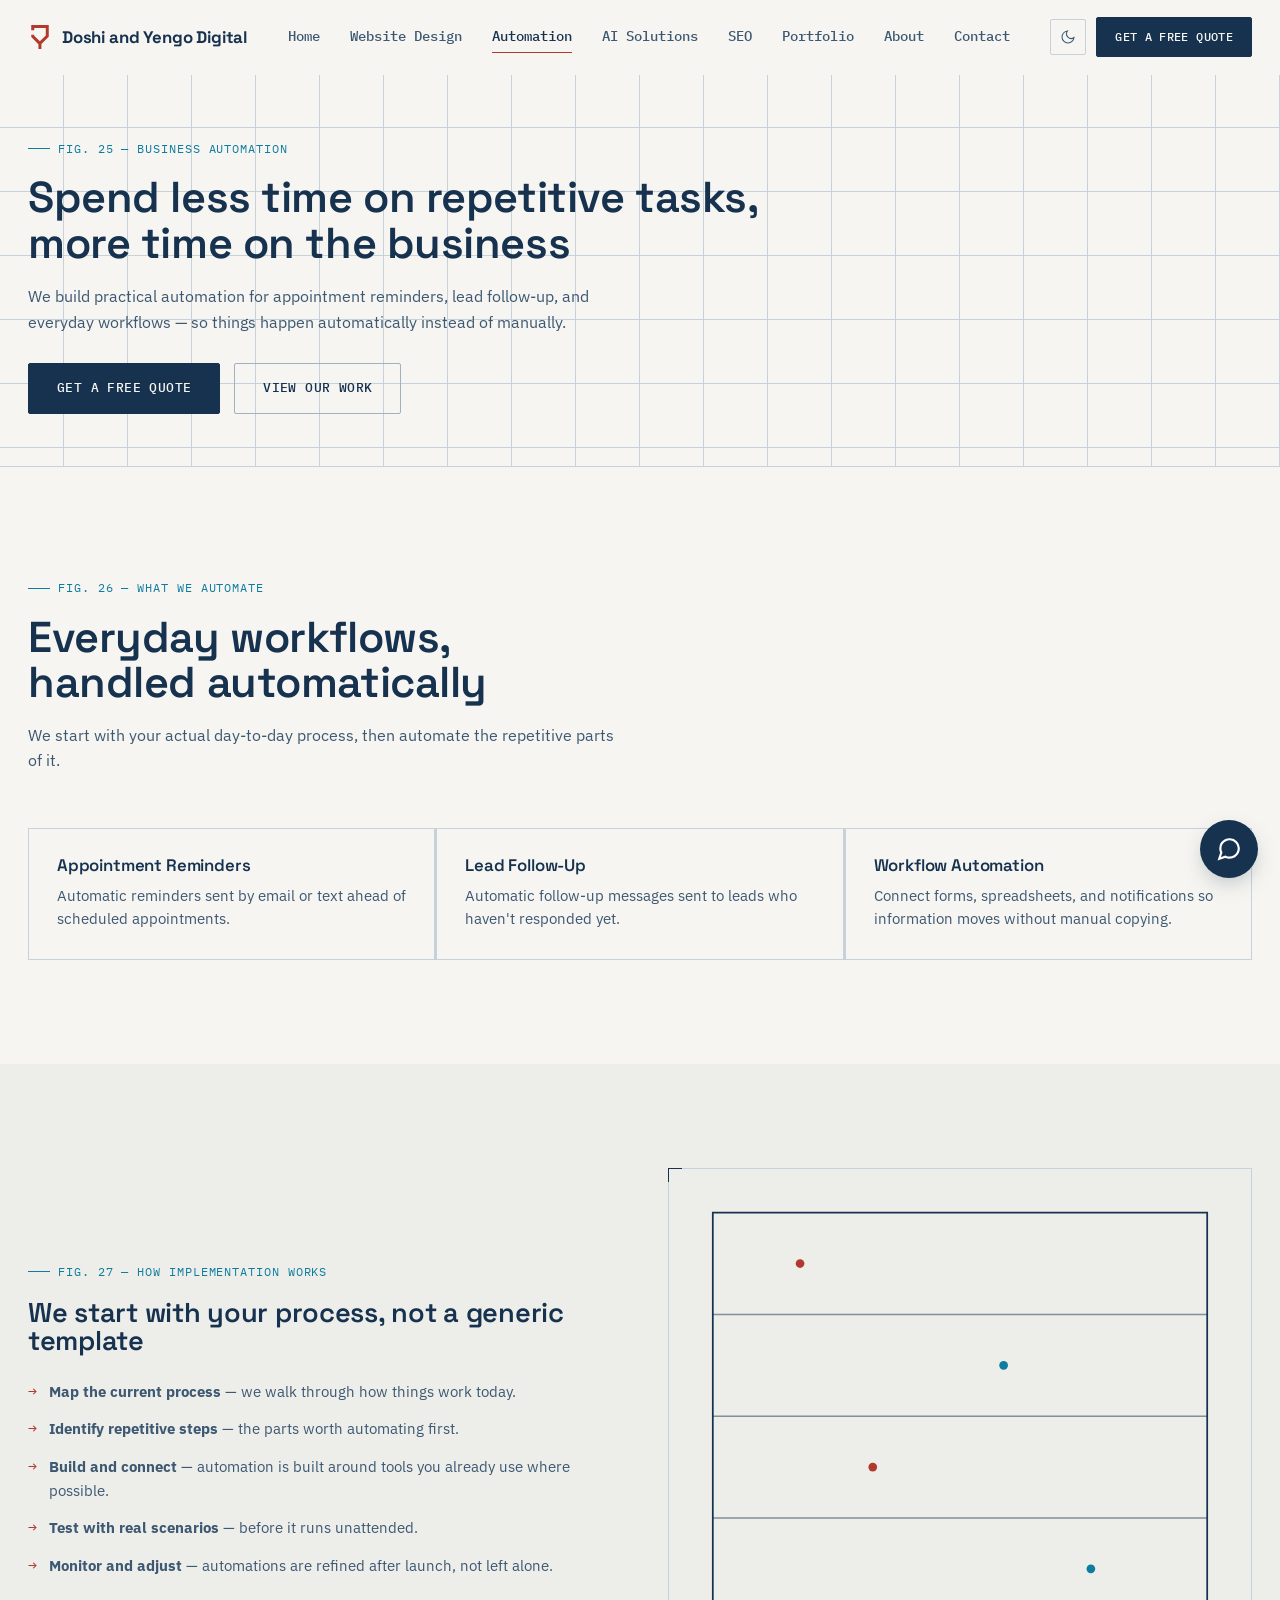
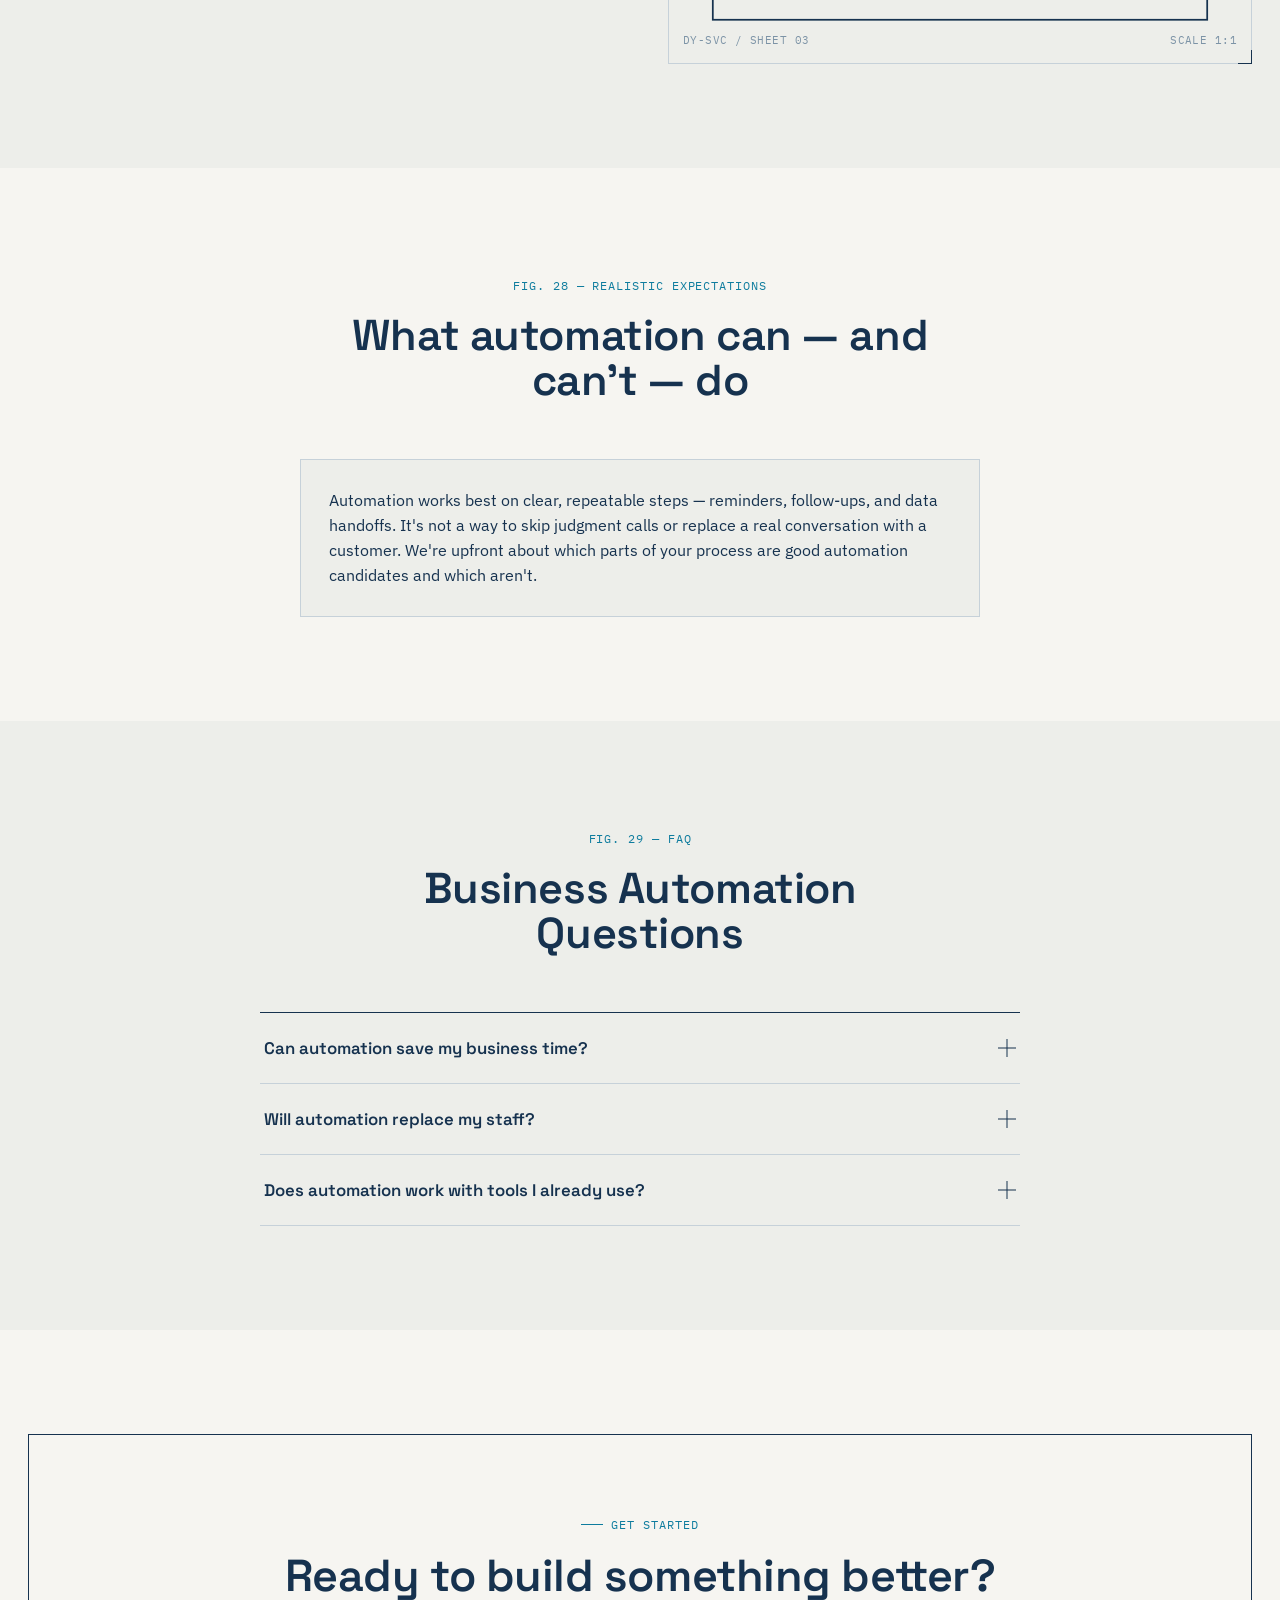
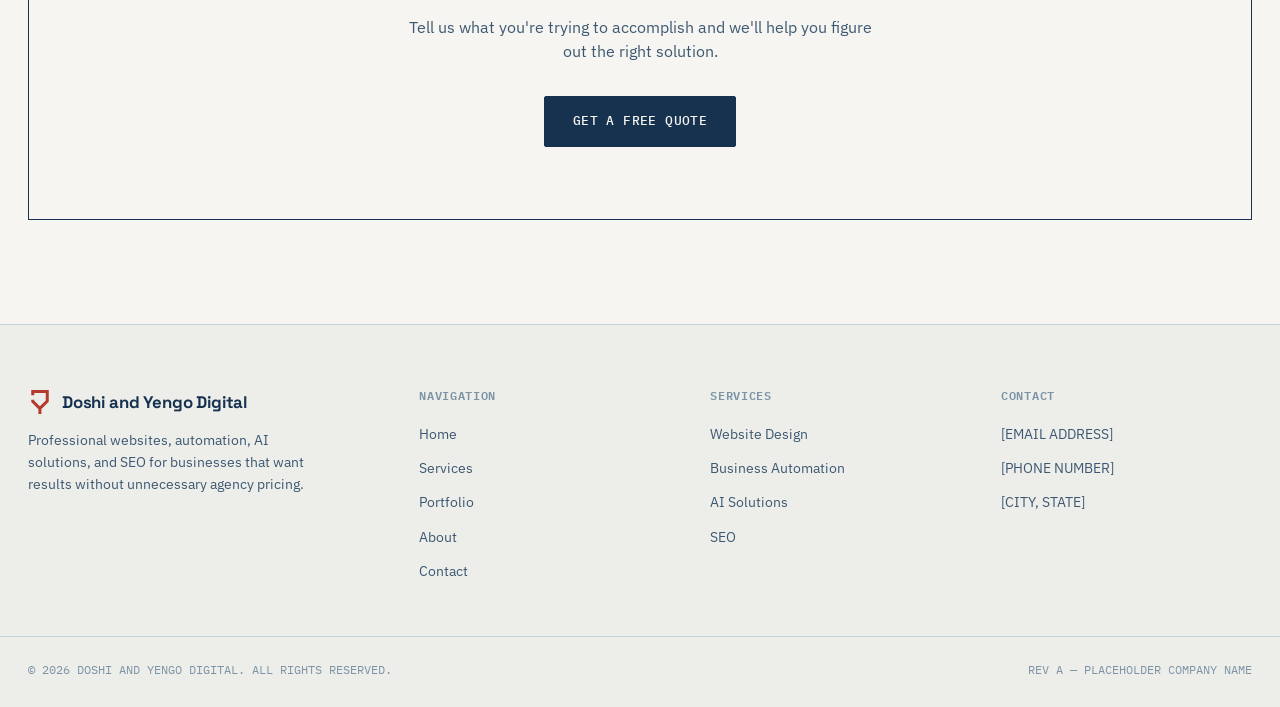
<file: services/business-automation.html>
<!DOCTYPE html>
<html lang="en">
<head>
<meta charset="UTF-8">
<meta name="viewport" content="width=device-width, initial-scale=1.0">
<meta name="color-scheme" content="light">
<title>Business Automation Services — Doshi and Yengo Digital</title>
<meta name="description" content="Reduce repetitive work with automated appointment reminders, lead follow-up, email workflows, and CRM integrations built around how your business actually runs.">
<link rel="canonical" href="https://doshiandyengodigital.com/services/business-automation.html">
<meta property="og:type" content="website">
<meta property="og:title" content="Business Automation Services — Doshi and Yengo Digital">
<meta property="og:description" content="Reduce repetitive work with automated appointment reminders, lead follow-up, email workflows, and CRM integrations built around how your business actually runs.">
<meta property="og:url" content="https://doshiandyengodigital.com/services/business-automation.html">
<meta name="twitter:card" content="summary_large_image">
<link rel="preconnect" href="https://fonts.googleapis.com">
<link rel="preconnect" href="https://fonts.gstatic.com" crossorigin>
<link href="https://fonts.googleapis.com/css2?family=Space+Grotesk:wght@500;600;700&family=IBM+Plex+Sans:wght@400;500;600&family=IBM+Plex+Mono:wght@400;500;600&display=swap" rel="stylesheet">
<link rel="stylesheet" href="../assets/css/style.css">

</head>
<body>
<a class="skip-link" href="#main">Skip to content</a>

<header class="nav">
  <div class="container nav-inner">
    <a class="brand" href="../index.html">
      <svg class="brand-mark" viewBox="0 0 465 637" fill="currentColor" aria-hidden="true"><path d="M 0 0 L 0 142 L 79 142 L 80 79 L 386 80 L 386 276 L 228 434 L 79 285 L 79 262 L 0 262 L 0 318 L 191 509 L 191 637 L 270 637 L 270 504 L 465 309 L 465 0 Z"/></svg>
      Doshi and Yengo Digital
    </a>
    <nav class="nav-links" aria-label="Primary">
      <a href="../index.html">Home</a>
      <a href="../services/website-design.html">Website Design</a>
      <a href="../services/business-automation.html" aria-current="page">Automation</a>
      <a href="../services/ai-solutions.html">AI Solutions</a>
      <a href="../services/seo.html">SEO</a>
      <a href="../portfolio/index.html">Portfolio</a>
      <a href="../about.html">About</a>
      <a href="../contact.html">Contact</a>
    </nav>
    <div class="nav-actions">
      <button class="theme-toggle" aria-label="Toggle dark mode">
        <svg class="icon-moon" viewBox="0 0 24 24" fill="none" stroke="currentColor" stroke-width="1.6"><path d="M21 12.79A9 9 0 1 1 11.21 3 7 7 0 0 0 21 12.79Z"/></svg>
        <svg class="icon-sun" viewBox="0 0 24 24" fill="none" stroke="currentColor" stroke-width="1.6"><circle cx="12" cy="12" r="4"/><path d="M12 2v2M12 20v2M4.9 4.9l1.4 1.4M17.7 17.7l1.4 1.4M2 12h2M20 12h2M4.9 19.1l1.4-1.4M17.7 6.3l1.4-1.4"/></svg>
      </button>
      <a class="btn btn-primary btn-sm desktop-only" href="../contact.html">Get a Free Quote</a>
      <button class="nav-burger" aria-label="Open menu" aria-expanded="false"><span></span></button>
    </div>
    <div class="mobile-panel">
      <a href="../index.html">Home</a>
      <a href="../services/website-design.html">Website Design</a>
      <a href="../services/business-automation.html">Business Automation</a>
      <a href="../services/ai-solutions.html">AI Solutions</a>
      <a href="../services/seo.html">SEO</a>
      <a href="../portfolio/index.html">Portfolio</a>
      <a href="../about.html">About</a>
      <a href="../contact.html">Contact</a>
      <a class="btn btn-primary" href="../contact.html">Get a Free Quote</a>
    </div>
  </div>
</header>

<main id="main">

  <section class="page-hero">
    <div class="container">
      <span class="fig-label">FIG. 25 — BUSINESS AUTOMATION</span>
      <h1>Spend less time on repetitive tasks, more time on the business</h1>
      <p>We build practical automation for appointment reminders, lead follow-up, and everyday workflows — so things happen automatically instead of manually.</p>
      <div class="hero-cta" style="margin-top:28px;">
        <a class="btn btn-primary" href="../contact.html">Get a Free Quote</a>
        <a class="btn btn-secondary" href="../portfolio/index.html">View Our Work</a>
      </div>
    </div>
  </section>

  <section class="section">
    <div class="container">
      <div class="section-head reveal">
        <span class="fig-label">FIG. 26 — WHAT WE AUTOMATE</span>
        <h2>Everyday workflows, handled automatically</h2>
        <p>We start with your actual day-to-day process, then automate the repetitive parts of it.</p>
      </div>
      <div class="grid grid-3 reveal">
        <div style="padding:28px; border:1px solid var(--line);"><h3 style="font-size:1.05rem; margin-bottom:10px;">Appointment Reminders</h3><p style="color:var(--ink-soft); font-size:.92rem;">Automatic reminders sent by email or text ahead of scheduled appointments.</p></div><div style="padding:28px; border:1px solid var(--line);"><h3 style="font-size:1.05rem; margin-bottom:10px;">Lead Follow-Up</h3><p style="color:var(--ink-soft); font-size:.92rem;">Automatic follow-up messages sent to leads who haven't responded yet.</p></div><div style="padding:28px; border:1px solid var(--line);"><h3 style="font-size:1.05rem; margin-bottom:10px;">Workflow Automation</h3><p style="color:var(--ink-soft); font-size:.92rem;">Connect forms, spreadsheets, and notifications so information moves without manual copying.</p></div>
      </div>
    </div>
  </section>

  <section class="section section--surface">
    <div class="container feature-row">
      <div class="reveal">
        <span class="fig-label">FIG. 27 — HOW IMPLEMENTATION WORKS</span>
        <h2 style="font-size:1.7rem;">We start with your process, not a generic template</h2>
        <ul class="check-list">
          <li><span class="tick">&#8594;</span><span><strong>Map the current process</strong> — we walk through how things work today.</span></li><li><span class="tick">&#8594;</span><span><strong>Identify repetitive steps</strong> — the parts worth automating first.</span></li><li><span class="tick">&#8594;</span><span><strong>Build and connect</strong> — automation is built around tools you already use where possible.</span></li><li><span class="tick">&#8594;</span><span><strong>Test with real scenarios</strong> — before it runs unattended.</span></li><li><span class="tick">&#8594;</span><span><strong>Monitor and adjust</strong> — automations are refined after launch, not left alone.</span></li>
        </ul>
      </div>
      <div class="hero-diagram reg-marks reveal" aria-hidden="true" style="aspect-ratio:1/.85;">
        <svg viewBox="0 0 400 340" style="color:var(--ink);">
          <rect x="30" y="30" width="340" height="280" fill="none" stroke="currentColor" stroke-width="1.2"/>
          <g stroke="currentColor" stroke-width="1" opacity=".5">
            <line x1="30" y1="100" x2="370" y2="100"/>
            <line x1="30" y1="170" x2="370" y2="170"/>
            <line x1="30" y1="240" x2="370" y2="240"/>
          </g>
          <circle cx="90" cy="65" r="3" fill="var(--stamp)"/>
          <circle cx="230" cy="135" r="3" fill="var(--cyan)"/>
          <circle cx="140" cy="205" r="3" fill="var(--stamp)"/>
          <circle cx="290" cy="275" r="3" fill="var(--cyan)"/>
        </svg>
        <div class="diagram-caption"><span>DY-SVC / SHEET 03</span><span>SCALE 1:1</span></div>
      </div>
    </div>
  </section>

  <section class="section">
    <div class="container">
      <div class="section-head center reveal">
        <span class="fig-label">FIG. 28 — REALISTIC EXPECTATIONS</span>
        <h2>What automation can — and can't — do</h2>
      </div>
      <div class="price-note reveal" style="max-width:680px; margin:0 auto;">
        <p>Automation works best on clear, repeatable steps — reminders, follow-ups, and data handoffs. It's not a way to skip judgment calls or replace a real conversation with a customer. We're upfront about which parts of your process are good automation candidates and which aren't.</p>
      </div>
    </div>
  </section>

  <section class="section section--surface">
    <div class="container">
      <div class="section-head center reveal"><span class="fig-label">FIG. 29 — FAQ</span><h2>Business Automation Questions</h2></div>
      <div class="faq-list reveal">
        <div class="faq-item" data-open="false">
          <button class="faq-q" aria-expanded="false">Can automation save my business time?<span class="spec-plus" aria-hidden="true"></span></button>
          <div class="faq-a"><div class="faq-a-inner">Often, yes. Common examples include automatic appointment reminders, lead follow-up, and routing form submissions to the right person.</div></div>
        </div><div class="faq-item" data-open="false">
          <button class="faq-q" aria-expanded="false">Will automation replace my staff?<span class="spec-plus" aria-hidden="true"></span></button>
          <div class="faq-a"><div class="faq-a-inner">No. Automation is meant to remove repetitive manual steps so your team can focus on higher-value work, not to replace the people doing it.</div></div>
        </div><div class="faq-item" data-open="false">
          <button class="faq-q" aria-expanded="false">Does automation work with tools I already use?<span class="spec-plus" aria-hidden="true"></span></button>
          <div class="faq-a"><div class="faq-a-inner">In many cases, yes. We look at your existing calendar, email, and CRM tools and connect automation to them where practical.</div></div>
        </div>
      </div>
    </div>
  </section>

  <section class="section">
    <div class="container">
      <div class="cta-band reg-marks reveal">
        <span class="fig-label" style="justify-content:center;">GET STARTED</span>
        <h2>Ready to build something better?</h2>
        <p>Tell us what you're trying to accomplish and we'll help you figure out the right solution.</p>
        <a class="btn btn-primary" href="../contact.html">Get a Free Quote</a>
      </div>
    </div>
  </section>

</main>

<footer class="footer">
  <div class="container footer-grid">
    <div class="footer-brand">
      <a class="brand" href="../index.html">
        <svg class="brand-mark" viewBox="0 0 465 637" fill="currentColor" aria-hidden="true"><path d="M 0 0 L 0 142 L 79 142 L 80 79 L 386 80 L 386 276 L 228 434 L 79 285 L 79 262 L 0 262 L 0 318 L 191 509 L 191 637 L 270 637 L 270 504 L 465 309 L 465 0 Z"/></svg>
        Doshi and Yengo Digital
      </a>
      <p>Professional websites, automation, AI solutions, and SEO for businesses that want results without unnecessary agency pricing.</p>
    </div>
    <div class="footer-col"><h4>Navigation</h4>
      <a href="../index.html">Home</a><a href="../services/website-design.html">Services</a><a href="../portfolio/index.html">Portfolio</a><a href="../about.html">About</a><a href="../contact.html">Contact</a>
    </div>
    <div class="footer-col"><h4>Services</h4>
      <a href="../services/website-design.html">Website Design</a><a href="../services/business-automation.html">Business Automation</a><a href="../services/ai-solutions.html">AI Solutions</a><a href="../services/seo.html">SEO</a>
    </div>
    <div class="footer-col"><h4>Contact</h4>
      <p>[EMAIL ADDRESS]</p><p>[PHONE NUMBER]</p><p>[CITY, STATE]</p>
    </div>
  </div>
  <div class="container footer-bottom">
    <span>© 2026 DOSHI AND YENGO DIGITAL. ALL RIGHTS RESERVED.</span>
    <span>REV A — PLACEHOLDER COMPANY NAME</span>
  </div>
</footer>

<script src="../assets/js/main.js"></script>
<script src="../assets/js/chat-widget.js" defer></script>

</body>
</html>
</file>
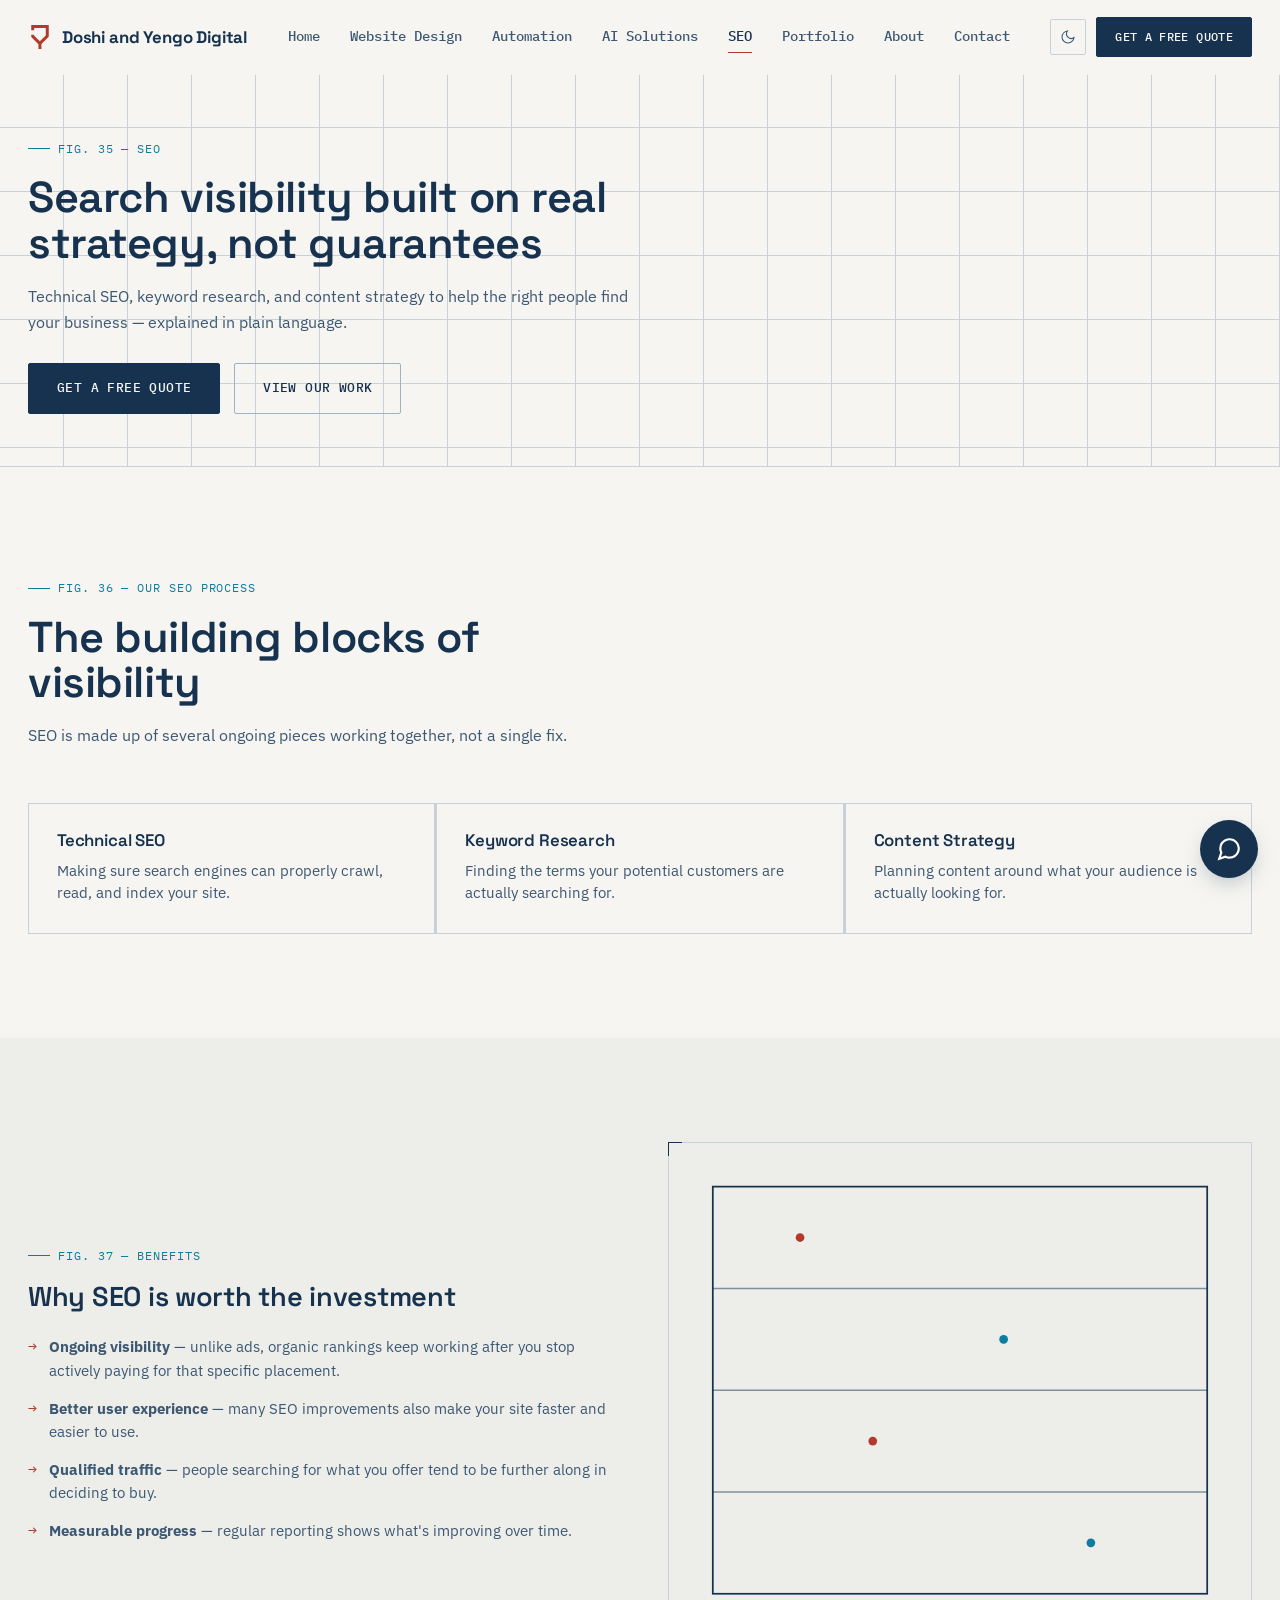
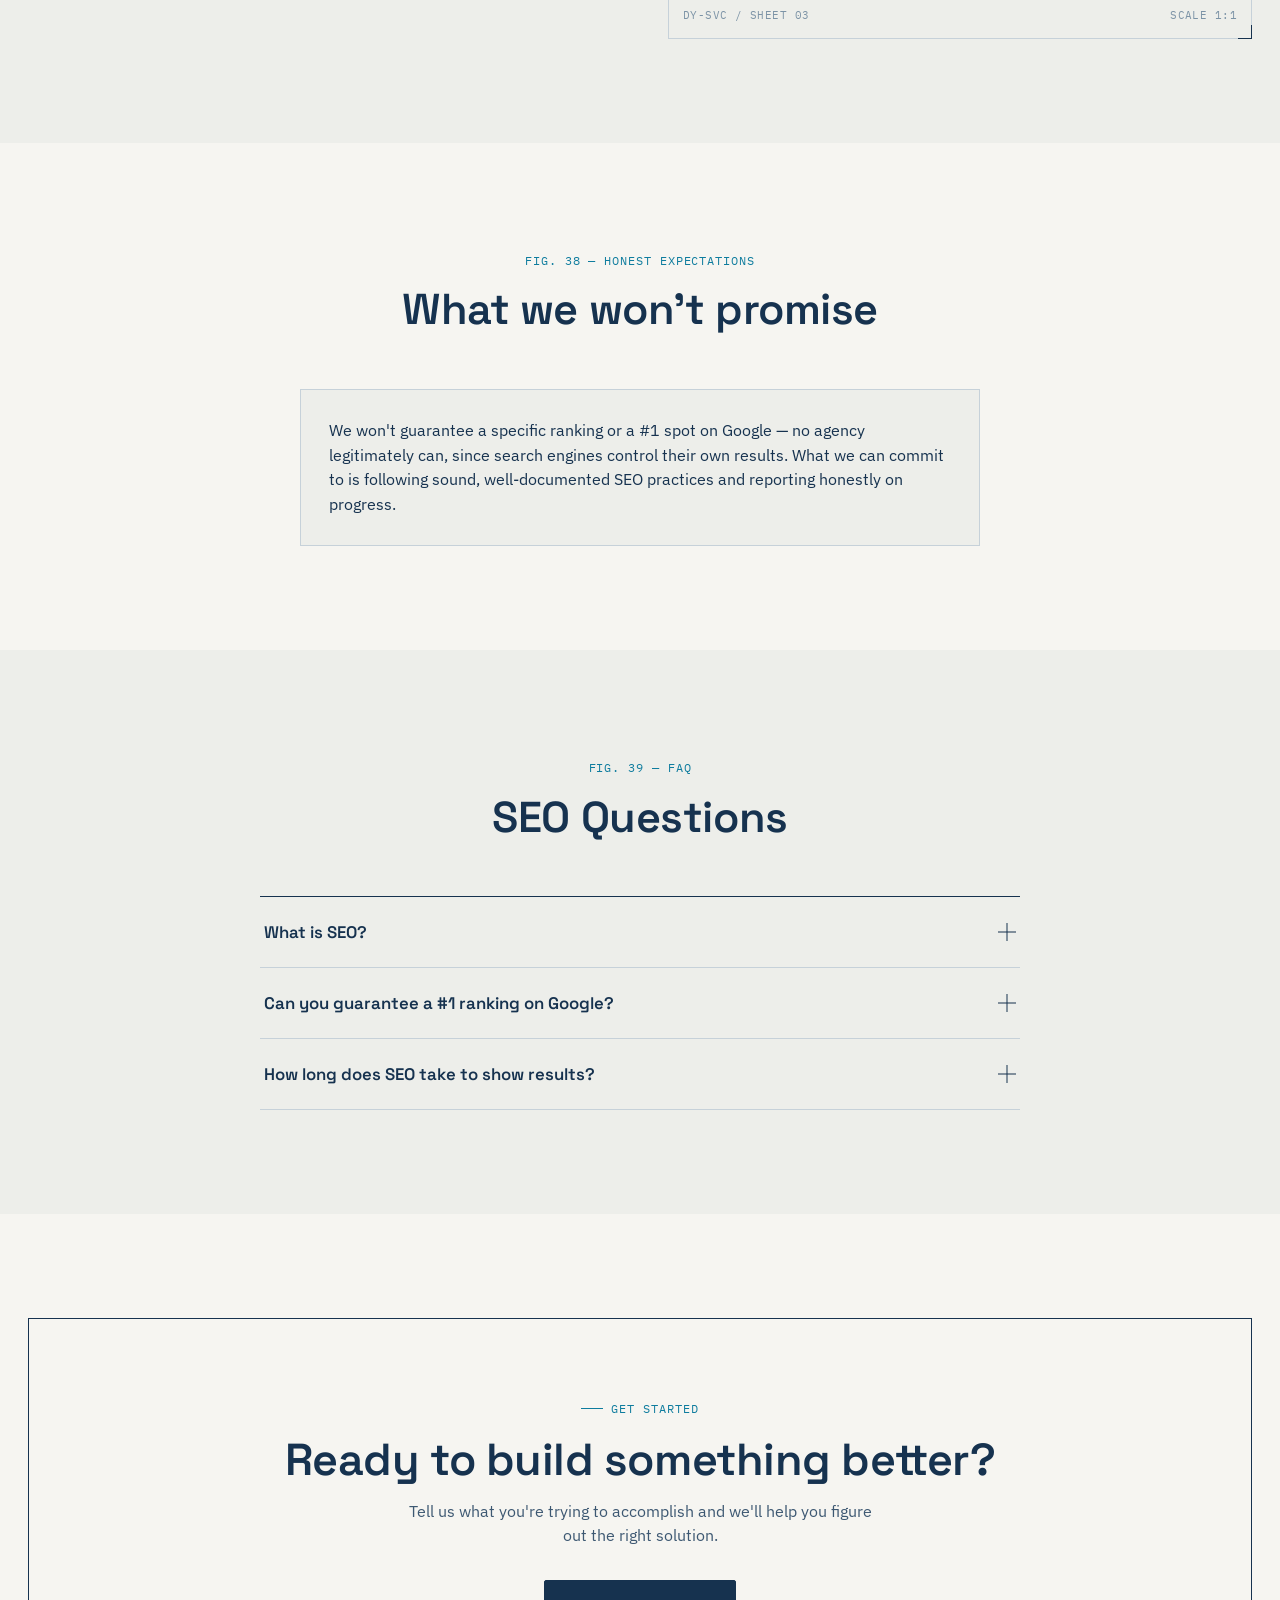
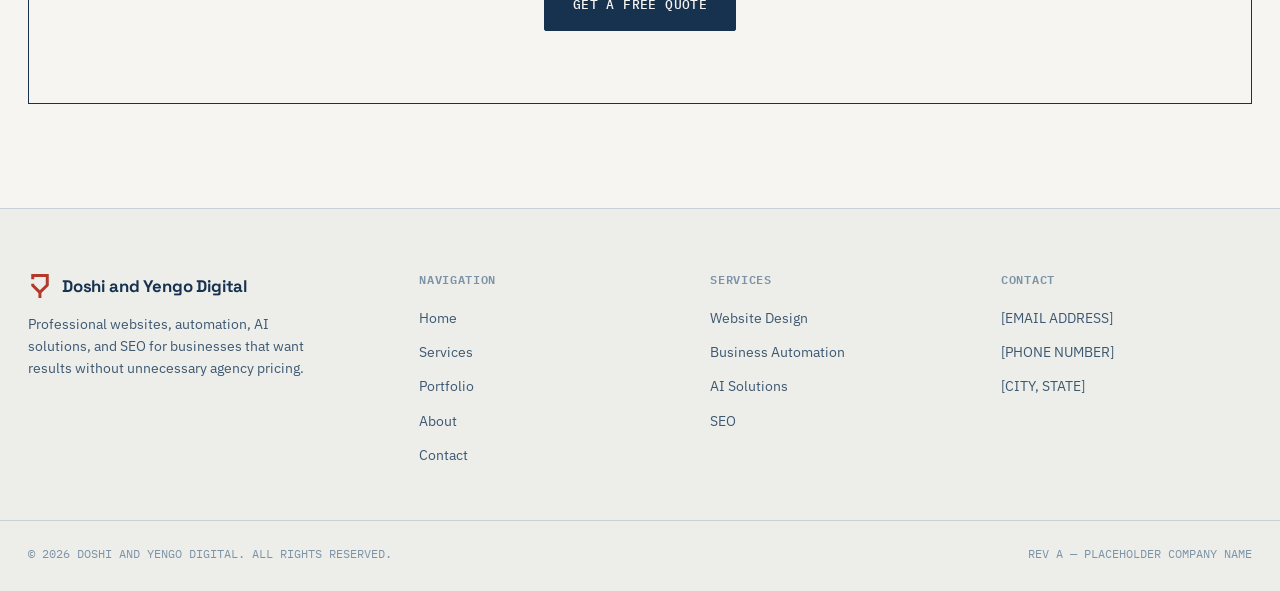
<file: services/seo.html>
<!DOCTYPE html>
<html lang="en">
<head>
<meta charset="UTF-8">
<meta name="viewport" content="width=device-width, initial-scale=1.0">
<meta name="color-scheme" content="light">
<title>SEO Services — Doshi and Yengo Digital</title>
<meta name="description" content="Technical SEO, keyword research, on-page optimization, and reporting to improve your visibility in search results — no ranking guarantees, just clear process.">
<link rel="canonical" href="https://doshiandyengodigital.com/services/seo.html">
<meta property="og:type" content="website">
<meta property="og:title" content="SEO Services — Doshi and Yengo Digital">
<meta property="og:description" content="Technical SEO, keyword research, on-page optimization, and reporting to improve your visibility in search results — no ranking guarantees, just clear process.">
<meta property="og:url" content="https://doshiandyengodigital.com/services/seo.html">
<meta name="twitter:card" content="summary_large_image">
<link rel="preconnect" href="https://fonts.googleapis.com">
<link rel="preconnect" href="https://fonts.gstatic.com" crossorigin>
<link href="https://fonts.googleapis.com/css2?family=Space+Grotesk:wght@500;600;700&family=IBM+Plex+Sans:wght@400;500;600&family=IBM+Plex+Mono:wght@400;500;600&display=swap" rel="stylesheet">
<link rel="stylesheet" href="../assets/css/style.css">

</head>
<body>
<a class="skip-link" href="#main">Skip to content</a>

<header class="nav">
  <div class="container nav-inner">
    <a class="brand" href="../index.html">
      <svg class="brand-mark" viewBox="0 0 465 637" fill="currentColor" aria-hidden="true"><path d="M 0 0 L 0 142 L 79 142 L 80 79 L 386 80 L 386 276 L 228 434 L 79 285 L 79 262 L 0 262 L 0 318 L 191 509 L 191 637 L 270 637 L 270 504 L 465 309 L 465 0 Z"/></svg>
      Doshi and Yengo Digital
    </a>
    <nav class="nav-links" aria-label="Primary">
      <a href="../index.html">Home</a>
      <a href="../services/website-design.html">Website Design</a>
      <a href="../services/business-automation.html">Automation</a>
      <a href="../services/ai-solutions.html">AI Solutions</a>
      <a href="../services/seo.html" aria-current="page">SEO</a>
      <a href="../portfolio/index.html">Portfolio</a>
      <a href="../about.html">About</a>
      <a href="../contact.html">Contact</a>
    </nav>
    <div class="nav-actions">
      <button class="theme-toggle" aria-label="Toggle dark mode">
        <svg class="icon-moon" viewBox="0 0 24 24" fill="none" stroke="currentColor" stroke-width="1.6"><path d="M21 12.79A9 9 0 1 1 11.21 3 7 7 0 0 0 21 12.79Z"/></svg>
        <svg class="icon-sun" viewBox="0 0 24 24" fill="none" stroke="currentColor" stroke-width="1.6"><circle cx="12" cy="12" r="4"/><path d="M12 2v2M12 20v2M4.9 4.9l1.4 1.4M17.7 17.7l1.4 1.4M2 12h2M20 12h2M4.9 19.1l1.4-1.4M17.7 6.3l1.4-1.4"/></svg>
      </button>
      <a class="btn btn-primary btn-sm desktop-only" href="../contact.html">Get a Free Quote</a>
      <button class="nav-burger" aria-label="Open menu" aria-expanded="false"><span></span></button>
    </div>
    <div class="mobile-panel">
      <a href="../index.html">Home</a>
      <a href="../services/website-design.html">Website Design</a>
      <a href="../services/business-automation.html">Business Automation</a>
      <a href="../services/ai-solutions.html">AI Solutions</a>
      <a href="../services/seo.html">SEO</a>
      <a href="../portfolio/index.html">Portfolio</a>
      <a href="../about.html">About</a>
      <a href="../contact.html">Contact</a>
      <a class="btn btn-primary" href="../contact.html">Get a Free Quote</a>
    </div>
  </div>
</header>

<main id="main">

  <section class="page-hero">
    <div class="container">
      <span class="fig-label">FIG. 35 — SEO</span>
      <h1>Search visibility built on real strategy, not guarantees</h1>
      <p>Technical SEO, keyword research, and content strategy to help the right people find your business — explained in plain language.</p>
      <div class="hero-cta" style="margin-top:28px;">
        <a class="btn btn-primary" href="../contact.html">Get a Free Quote</a>
        <a class="btn btn-secondary" href="../portfolio/index.html">View Our Work</a>
      </div>
    </div>
  </section>

  <section class="section">
    <div class="container">
      <div class="section-head reveal">
        <span class="fig-label">FIG. 36 — OUR SEO PROCESS</span>
        <h2>The building blocks of visibility</h2>
        <p>SEO is made up of several ongoing pieces working together, not a single fix.</p>
      </div>
      <div class="grid grid-3 reveal">
        <div style="padding:28px; border:1px solid var(--line);"><h3 style="font-size:1.05rem; margin-bottom:10px;">Technical SEO</h3><p style="color:var(--ink-soft); font-size:.92rem;">Making sure search engines can properly crawl, read, and index your site.</p></div><div style="padding:28px; border:1px solid var(--line);"><h3 style="font-size:1.05rem; margin-bottom:10px;">Keyword Research</h3><p style="color:var(--ink-soft); font-size:.92rem;">Finding the terms your potential customers are actually searching for.</p></div><div style="padding:28px; border:1px solid var(--line);"><h3 style="font-size:1.05rem; margin-bottom:10px;">Content Strategy</h3><p style="color:var(--ink-soft); font-size:.92rem;">Planning content around what your audience is actually looking for.</p></div>
      </div>
    </div>
  </section>

  <section class="section section--surface">
    <div class="container feature-row">
      <div class="reveal">
        <span class="fig-label">FIG. 37 — BENEFITS</span>
        <h2 style="font-size:1.7rem;">Why SEO is worth the investment</h2>
        <ul class="check-list">
          <li><span class="tick">&#8594;</span><span><strong>Ongoing visibility</strong> — unlike ads, organic rankings keep working after you stop actively paying for that specific placement.</span></li><li><span class="tick">&#8594;</span><span><strong>Better user experience</strong> — many SEO improvements also make your site faster and easier to use.</span></li><li><span class="tick">&#8594;</span><span><strong>Qualified traffic</strong> — people searching for what you offer tend to be further along in deciding to buy.</span></li><li><span class="tick">&#8594;</span><span><strong>Measurable progress</strong> — regular reporting shows what's improving over time.</span></li>
        </ul>
      </div>
      <div class="hero-diagram reg-marks reveal" aria-hidden="true" style="aspect-ratio:1/.85;">
        <svg viewBox="0 0 400 340" style="color:var(--ink);">
          <rect x="30" y="30" width="340" height="280" fill="none" stroke="currentColor" stroke-width="1.2"/>
          <g stroke="currentColor" stroke-width="1" opacity=".5">
            <line x1="30" y1="100" x2="370" y2="100"/>
            <line x1="30" y1="170" x2="370" y2="170"/>
            <line x1="30" y1="240" x2="370" y2="240"/>
          </g>
          <circle cx="90" cy="65" r="3" fill="var(--stamp)"/>
          <circle cx="230" cy="135" r="3" fill="var(--cyan)"/>
          <circle cx="140" cy="205" r="3" fill="var(--stamp)"/>
          <circle cx="290" cy="275" r="3" fill="var(--cyan)"/>
        </svg>
        <div class="diagram-caption"><span>DY-SVC / SHEET 03</span><span>SCALE 1:1</span></div>
      </div>
    </div>
  </section>

  <section class="section">
    <div class="container">
      <div class="section-head center reveal">
        <span class="fig-label">FIG. 38 — HONEST EXPECTATIONS</span>
        <h2>What we won't promise</h2>
      </div>
      <div class="price-note reveal" style="max-width:680px; margin:0 auto;">
        <p>We won't guarantee a specific ranking or a #1 spot on Google — no agency legitimately can, since search engines control their own results. What we can commit to is following sound, well-documented SEO practices and reporting honestly on progress.</p>
      </div>
    </div>
  </section>

  <section class="section section--surface">
    <div class="container">
      <div class="section-head center reveal"><span class="fig-label">FIG. 39 — FAQ</span><h2>SEO Questions</h2></div>
      <div class="faq-list reveal">
        <div class="faq-item" data-open="false">
          <button class="faq-q" aria-expanded="false">What is SEO?<span class="spec-plus" aria-hidden="true"></span></button>
          <div class="faq-a"><div class="faq-a-inner">SEO is the practice of structuring and writing your website so search engines can understand it and show it to people searching for what you offer.</div></div>
        </div><div class="faq-item" data-open="false">
          <button class="faq-q" aria-expanded="false">Can you guarantee a #1 ranking on Google?<span class="spec-plus" aria-hidden="true"></span></button>
          <div class="faq-a"><div class="faq-a-inner">No. No agency can guarantee specific rankings, since search engines control their own results. We focus on sound, sustainable practices instead.</div></div>
        </div><div class="faq-item" data-open="false">
          <button class="faq-q" aria-expanded="false">How long does SEO take to show results?<span class="spec-plus" aria-hidden="true"></span></button>
          <div class="faq-a"><div class="faq-a-inner">SEO is a longer-term investment — meaningful improvements typically build over months, not days, as search engines re-crawl and re-rank your site.</div></div>
        </div>
      </div>
    </div>
  </section>

  <section class="section">
    <div class="container">
      <div class="cta-band reg-marks reveal">
        <span class="fig-label" style="justify-content:center;">GET STARTED</span>
        <h2>Ready to build something better?</h2>
        <p>Tell us what you're trying to accomplish and we'll help you figure out the right solution.</p>
        <a class="btn btn-primary" href="../contact.html">Get a Free Quote</a>
      </div>
    </div>
  </section>

</main>

<footer class="footer">
  <div class="container footer-grid">
    <div class="footer-brand">
      <a class="brand" href="../index.html">
        <svg class="brand-mark" viewBox="0 0 465 637" fill="currentColor" aria-hidden="true"><path d="M 0 0 L 0 142 L 79 142 L 80 79 L 386 80 L 386 276 L 228 434 L 79 285 L 79 262 L 0 262 L 0 318 L 191 509 L 191 637 L 270 637 L 270 504 L 465 309 L 465 0 Z"/></svg>
        Doshi and Yengo Digital
      </a>
      <p>Professional websites, automation, AI solutions, and SEO for businesses that want results without unnecessary agency pricing.</p>
    </div>
    <div class="footer-col"><h4>Navigation</h4>
      <a href="../index.html">Home</a><a href="../services/website-design.html">Services</a><a href="../portfolio/index.html">Portfolio</a><a href="../about.html">About</a><a href="../contact.html">Contact</a>
    </div>
    <div class="footer-col"><h4>Services</h4>
      <a href="../services/website-design.html">Website Design</a><a href="../services/business-automation.html">Business Automation</a><a href="../services/ai-solutions.html">AI Solutions</a><a href="../services/seo.html">SEO</a>
    </div>
    <div class="footer-col"><h4>Contact</h4>
      <p>[EMAIL ADDRESS]</p><p>[PHONE NUMBER]</p><p>[CITY, STATE]</p>
    </div>
  </div>
  <div class="container footer-bottom">
    <span>© 2026 DOSHI AND YENGO DIGITAL. ALL RIGHTS RESERVED.</span>
    <span>REV A — PLACEHOLDER COMPANY NAME</span>
  </div>
</footer>

<script src="../assets/js/main.js"></script>
<script src="../assets/js/chat-widget.js" defer></script>

</body>
</html>
</file>
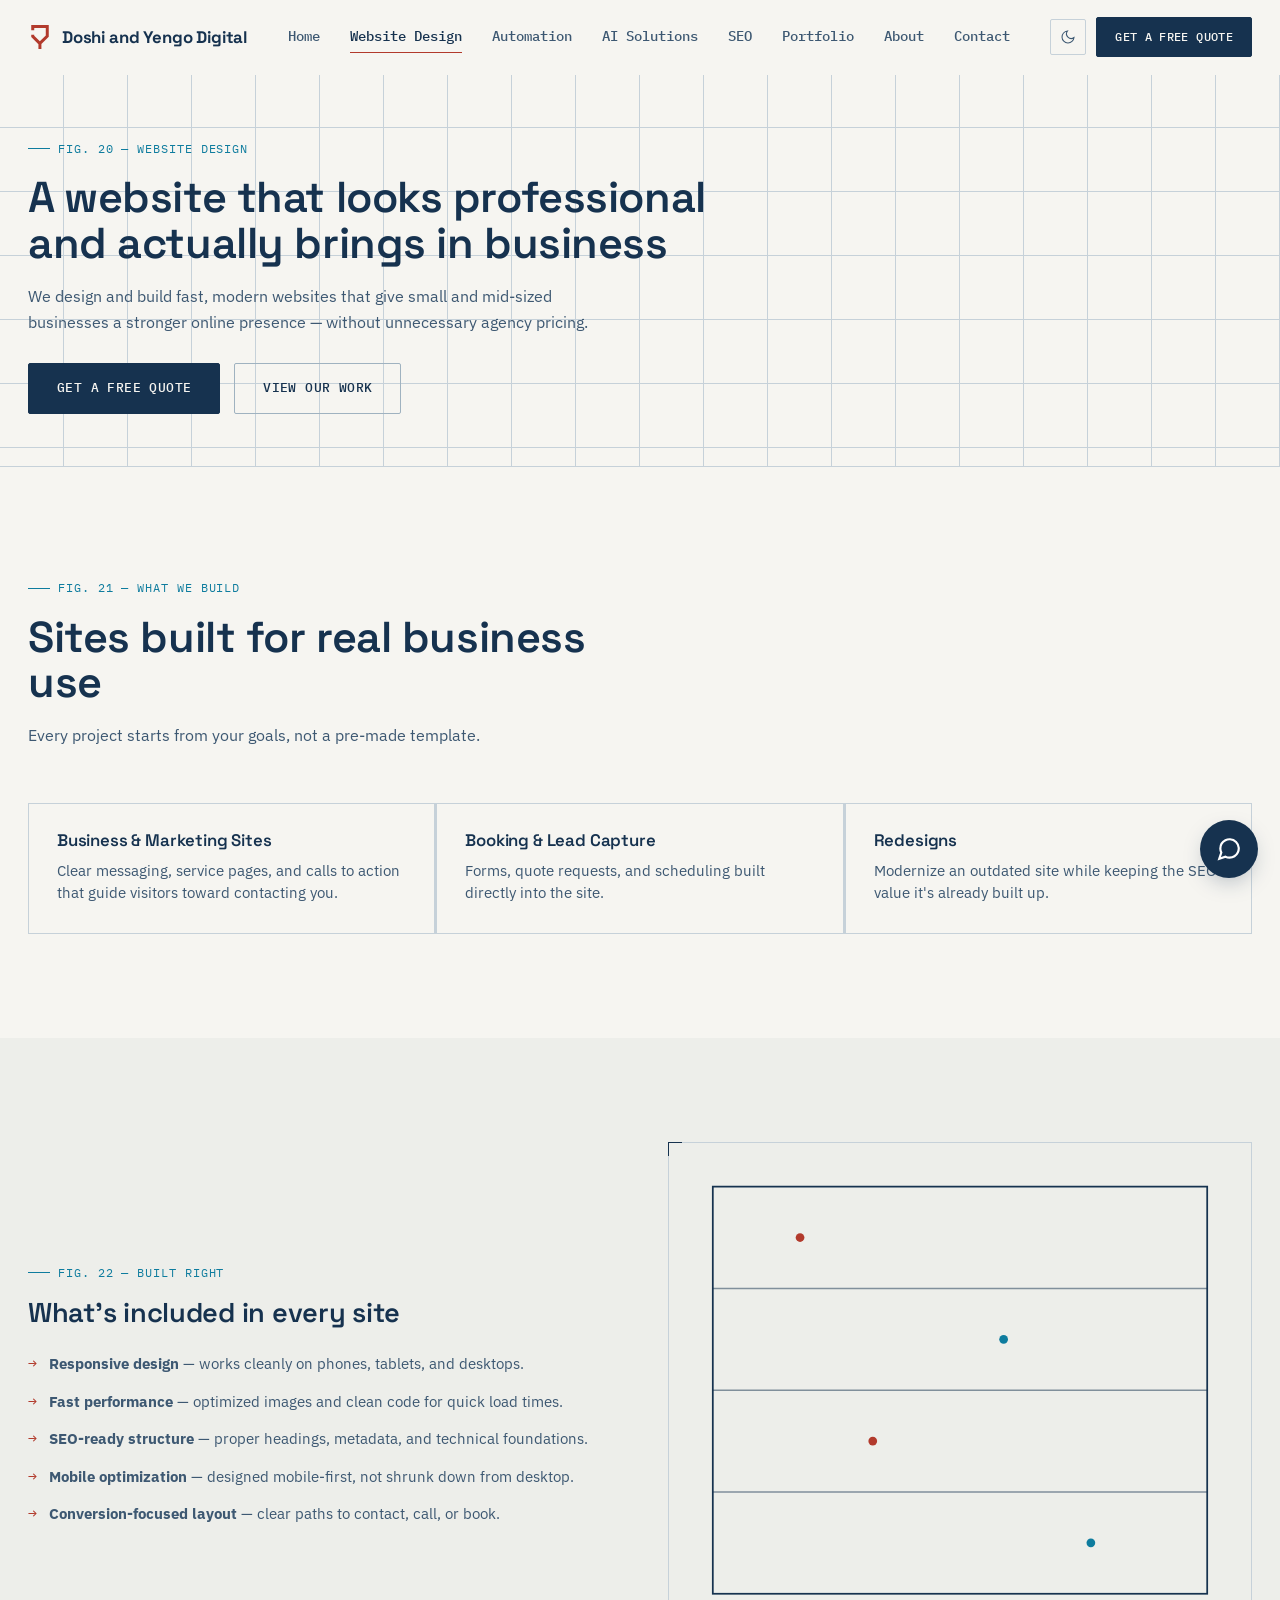
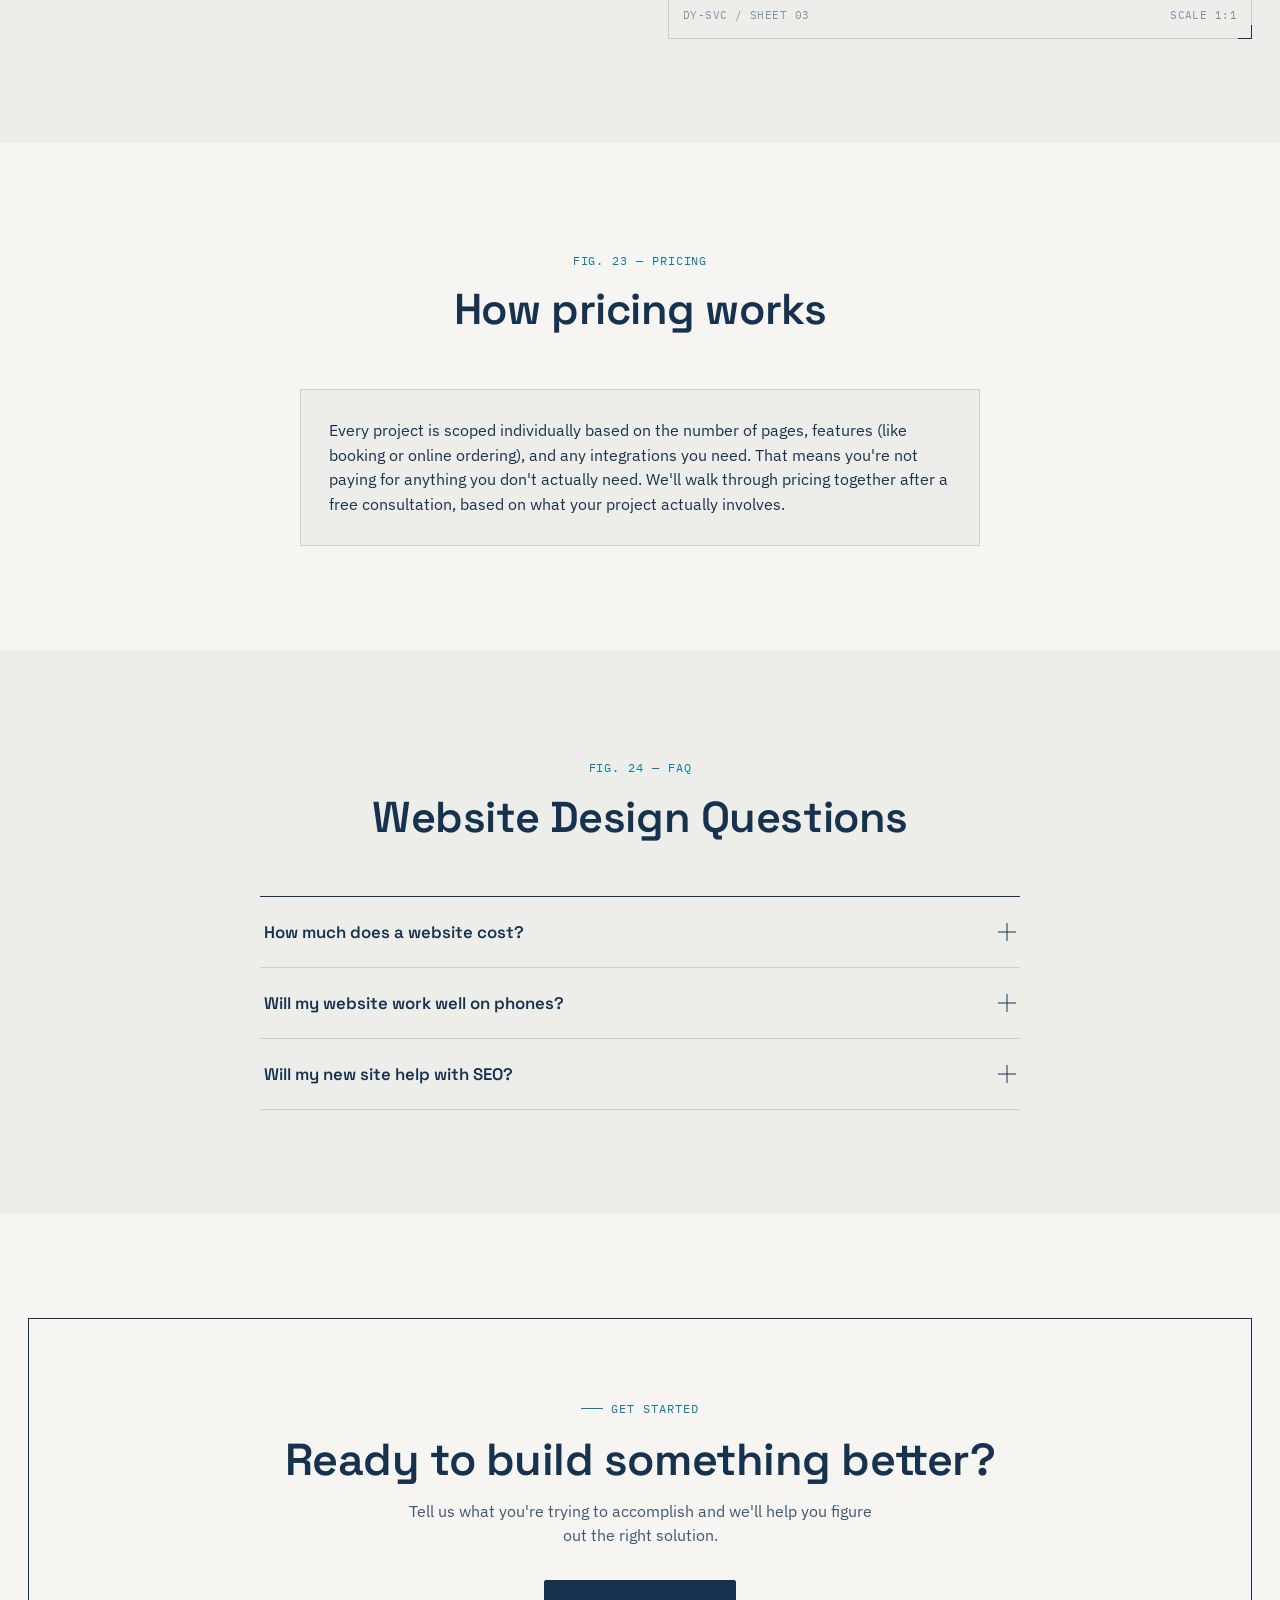
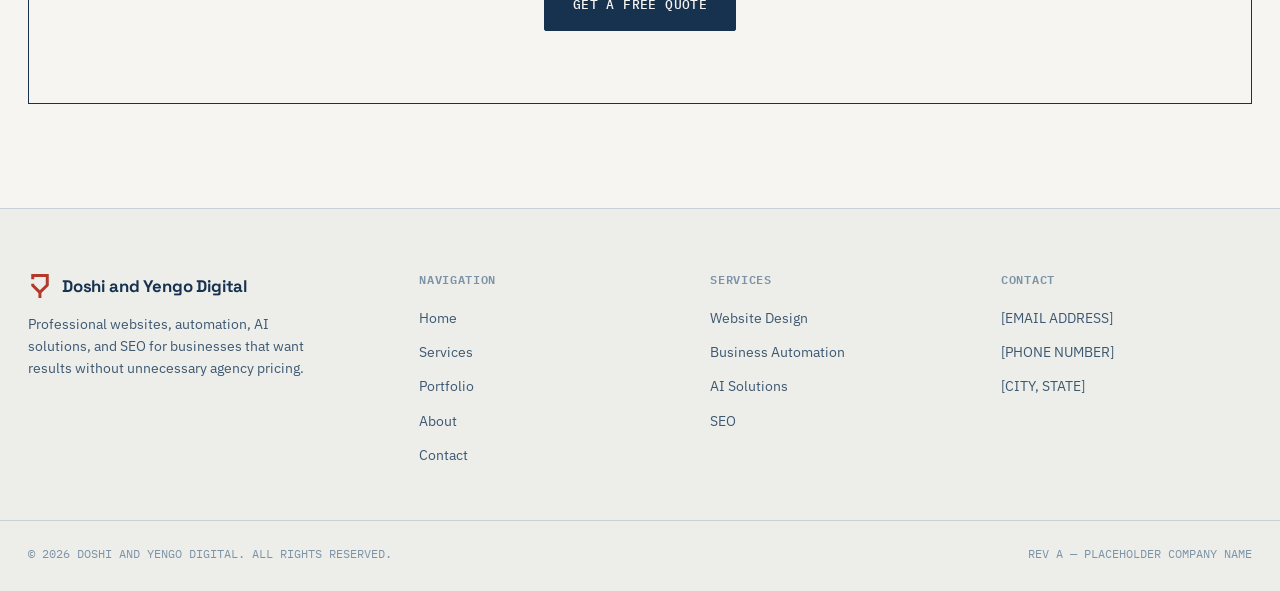
<file: services/website-design.html>
<!DOCTYPE html>
<html lang="en">
<head>
<meta charset="UTF-8">
<meta name="viewport" content="width=device-width, initial-scale=1.0">
<meta name="color-scheme" content="light">
<title>Website Design Services — Doshi and Yengo Digital</title>
<meta name="description" content="Fast, modern, mobile-friendly websites designed to look professional and convert visitors — built with SEO and performance in mind from day one.">
<link rel="canonical" href="https://doshiandyengodigital.com/services/website-design.html">
<meta property="og:type" content="website">
<meta property="og:title" content="Website Design Services — Doshi and Yengo Digital">
<meta property="og:description" content="Fast, modern, mobile-friendly websites designed to look professional and convert visitors — built with SEO and performance in mind from day one.">
<meta property="og:url" content="https://doshiandyengodigital.com/services/website-design.html">
<meta name="twitter:card" content="summary_large_image">
<link rel="preconnect" href="https://fonts.googleapis.com">
<link rel="preconnect" href="https://fonts.gstatic.com" crossorigin>
<link href="https://fonts.googleapis.com/css2?family=Space+Grotesk:wght@500;600;700&family=IBM+Plex+Sans:wght@400;500;600&family=IBM+Plex+Mono:wght@400;500;600&display=swap" rel="stylesheet">
<link rel="stylesheet" href="../assets/css/style.css">

</head>
<body>
<a class="skip-link" href="#main">Skip to content</a>

<header class="nav">
  <div class="container nav-inner">
    <a class="brand" href="../index.html">
      <svg class="brand-mark" viewBox="0 0 465 637" fill="currentColor" aria-hidden="true"><path d="M 0 0 L 0 142 L 79 142 L 80 79 L 386 80 L 386 276 L 228 434 L 79 285 L 79 262 L 0 262 L 0 318 L 191 509 L 191 637 L 270 637 L 270 504 L 465 309 L 465 0 Z"/></svg>
      Doshi and Yengo Digital
    </a>
    <nav class="nav-links" aria-label="Primary">
      <a href="../index.html">Home</a>
      <a href="../services/website-design.html" aria-current="page">Website Design</a>
      <a href="../services/business-automation.html">Automation</a>
      <a href="../services/ai-solutions.html">AI Solutions</a>
      <a href="../services/seo.html">SEO</a>
      <a href="../portfolio/index.html">Portfolio</a>
      <a href="../about.html">About</a>
      <a href="../contact.html">Contact</a>
    </nav>
    <div class="nav-actions">
      <button class="theme-toggle" aria-label="Toggle dark mode">
        <svg class="icon-moon" viewBox="0 0 24 24" fill="none" stroke="currentColor" stroke-width="1.6"><path d="M21 12.79A9 9 0 1 1 11.21 3 7 7 0 0 0 21 12.79Z"/></svg>
        <svg class="icon-sun" viewBox="0 0 24 24" fill="none" stroke="currentColor" stroke-width="1.6"><circle cx="12" cy="12" r="4"/><path d="M12 2v2M12 20v2M4.9 4.9l1.4 1.4M17.7 17.7l1.4 1.4M2 12h2M20 12h2M4.9 19.1l1.4-1.4M17.7 6.3l1.4-1.4"/></svg>
      </button>
      <a class="btn btn-primary btn-sm desktop-only" href="../contact.html">Get a Free Quote</a>
      <button class="nav-burger" aria-label="Open menu" aria-expanded="false"><span></span></button>
    </div>
    <div class="mobile-panel">
      <a href="../index.html">Home</a>
      <a href="../services/website-design.html">Website Design</a>
      <a href="../services/business-automation.html">Business Automation</a>
      <a href="../services/ai-solutions.html">AI Solutions</a>
      <a href="../services/seo.html">SEO</a>
      <a href="../portfolio/index.html">Portfolio</a>
      <a href="../about.html">About</a>
      <a href="../contact.html">Contact</a>
      <a class="btn btn-primary" href="../contact.html">Get a Free Quote</a>
    </div>
  </div>
</header>

<main id="main">

  <section class="page-hero">
    <div class="container">
      <span class="fig-label">FIG. 20 — WEBSITE DESIGN</span>
      <h1>A website that looks professional and actually brings in business</h1>
      <p>We design and build fast, modern websites that give small and mid-sized businesses a stronger online presence — without unnecessary agency pricing.</p>
      <div class="hero-cta" style="margin-top:28px;">
        <a class="btn btn-primary" href="../contact.html">Get a Free Quote</a>
        <a class="btn btn-secondary" href="../portfolio/index.html">View Our Work</a>
      </div>
    </div>
  </section>

  <section class="section">
    <div class="container">
      <div class="section-head reveal">
        <span class="fig-label">FIG. 21 — WHAT WE BUILD</span>
        <h2>Sites built for real business use</h2>
        <p>Every project starts from your goals, not a pre-made template.</p>
      </div>
      <div class="grid grid-3 reveal">
        <div style="padding:28px; border:1px solid var(--line);"><h3 style="font-size:1.05rem; margin-bottom:10px;">Business &amp; Marketing Sites</h3><p style="color:var(--ink-soft); font-size:.92rem;">Clear messaging, service pages, and calls to action that guide visitors toward contacting you.</p></div><div style="padding:28px; border:1px solid var(--line);"><h3 style="font-size:1.05rem; margin-bottom:10px;">Booking &amp; Lead Capture</h3><p style="color:var(--ink-soft); font-size:.92rem;">Forms, quote requests, and scheduling built directly into the site.</p></div><div style="padding:28px; border:1px solid var(--line);"><h3 style="font-size:1.05rem; margin-bottom:10px;">Redesigns</h3><p style="color:var(--ink-soft); font-size:.92rem;">Modernize an outdated site while keeping the SEO value it's already built up.</p></div>
      </div>
    </div>
  </section>

  <section class="section section--surface">
    <div class="container feature-row">
      <div class="reveal">
        <span class="fig-label">FIG. 22 — BUILT RIGHT</span>
        <h2 style="font-size:1.7rem;">What's included in every site</h2>
        <ul class="check-list">
          <li><span class="tick">&#8594;</span><span><strong>Responsive design</strong> — works cleanly on phones, tablets, and desktops.</span></li><li><span class="tick">&#8594;</span><span><strong>Fast performance</strong> — optimized images and clean code for quick load times.</span></li><li><span class="tick">&#8594;</span><span><strong>SEO-ready structure</strong> — proper headings, metadata, and technical foundations.</span></li><li><span class="tick">&#8594;</span><span><strong>Mobile optimization</strong> — designed mobile-first, not shrunk down from desktop.</span></li><li><span class="tick">&#8594;</span><span><strong>Conversion-focused layout</strong> — clear paths to contact, call, or book.</span></li>
        </ul>
      </div>
      <div class="hero-diagram reg-marks reveal" aria-hidden="true" style="aspect-ratio:1/.85;">
        <svg viewBox="0 0 400 340" style="color:var(--ink);">
          <rect x="30" y="30" width="340" height="280" fill="none" stroke="currentColor" stroke-width="1.2"/>
          <g stroke="currentColor" stroke-width="1" opacity=".5">
            <line x1="30" y1="100" x2="370" y2="100"/>
            <line x1="30" y1="170" x2="370" y2="170"/>
            <line x1="30" y1="240" x2="370" y2="240"/>
          </g>
          <circle cx="90" cy="65" r="3" fill="var(--stamp)"/>
          <circle cx="230" cy="135" r="3" fill="var(--cyan)"/>
          <circle cx="140" cy="205" r="3" fill="var(--stamp)"/>
          <circle cx="290" cy="275" r="3" fill="var(--cyan)"/>
        </svg>
        <div class="diagram-caption"><span>DY-SVC / SHEET 03</span><span>SCALE 1:1</span></div>
      </div>
    </div>
  </section>

  <section class="section">
    <div class="container">
      <div class="section-head center reveal">
        <span class="fig-label">FIG. 23 — PRICING</span>
        <h2>How pricing works</h2>
      </div>
      <div class="price-note reveal" style="max-width:680px; margin:0 auto;">
        <p>Every project is scoped individually based on the number of pages, features (like booking or online ordering), and any integrations you need. That means you're not paying for anything you don't actually need. We'll walk through pricing together after a free consultation, based on what your project actually involves.</p>
      </div>
    </div>
  </section>

  <section class="section section--surface">
    <div class="container">
      <div class="section-head center reveal"><span class="fig-label">FIG. 24 — FAQ</span><h2>Website Design Questions</h2></div>
      <div class="faq-list reveal">
        <div class="faq-item" data-open="false">
          <button class="faq-q" aria-expanded="false">How much does a website cost?<span class="spec-plus" aria-hidden="true"></span></button>
          <div class="faq-a"><div class="faq-a-inner">Pricing depends on the number of pages, features, and integrations your project needs. We'll walk through pricing together after a free consultation, based on your project's scope.</div></div>
        </div><div class="faq-item" data-open="false">
          <button class="faq-q" aria-expanded="false">Will my website work well on phones?<span class="spec-plus" aria-hidden="true"></span></button>
          <div class="faq-a"><div class="faq-a-inner">Yes. Every site is designed mobile-first, then adapted up to tablet and desktop, so it works well on any screen size.</div></div>
        </div><div class="faq-item" data-open="false">
          <button class="faq-q" aria-expanded="false">Will my new site help with SEO?<span class="spec-plus" aria-hidden="true"></span></button>
          <div class="faq-a"><div class="faq-a-inner">Every site we build follows on-page SEO best practices from the start — clean structure, fast load times, and proper metadata — as a foundation for ongoing SEO work.</div></div>
        </div>
      </div>
    </div>
  </section>

  <section class="section">
    <div class="container">
      <div class="cta-band reg-marks reveal">
        <span class="fig-label" style="justify-content:center;">GET STARTED</span>
        <h2>Ready to build something better?</h2>
        <p>Tell us what you're trying to accomplish and we'll help you figure out the right solution.</p>
        <a class="btn btn-primary" href="../contact.html">Get a Free Quote</a>
      </div>
    </div>
  </section>

</main>

<footer class="footer">
  <div class="container footer-grid">
    <div class="footer-brand">
      <a class="brand" href="../index.html">
        <svg class="brand-mark" viewBox="0 0 465 637" fill="currentColor" aria-hidden="true"><path d="M 0 0 L 0 142 L 79 142 L 80 79 L 386 80 L 386 276 L 228 434 L 79 285 L 79 262 L 0 262 L 0 318 L 191 509 L 191 637 L 270 637 L 270 504 L 465 309 L 465 0 Z"/></svg>
        Doshi and Yengo Digital
      </a>
      <p>Professional websites, automation, AI solutions, and SEO for businesses that want results without unnecessary agency pricing.</p>
    </div>
    <div class="footer-col"><h4>Navigation</h4>
      <a href="../index.html">Home</a><a href="../services/website-design.html">Services</a><a href="../portfolio/index.html">Portfolio</a><a href="../about.html">About</a><a href="../contact.html">Contact</a>
    </div>
    <div class="footer-col"><h4>Services</h4>
      <a href="../services/website-design.html">Website Design</a><a href="../services/business-automation.html">Business Automation</a><a href="../services/ai-solutions.html">AI Solutions</a><a href="../services/seo.html">SEO</a>
    </div>
    <div class="footer-col"><h4>Contact</h4>
      <p>[EMAIL ADDRESS]</p><p>[PHONE NUMBER]</p><p>[CITY, STATE]</p>
    </div>
  </div>
  <div class="container footer-bottom">
    <span>© 2026 DOSHI AND YENGO DIGITAL. ALL RIGHTS RESERVED.</span>
    <span>REV A — PLACEHOLDER COMPANY NAME</span>
  </div>
</footer>

<script src="../assets/js/main.js"></script>
<script src="../assets/js/chat-widget.js" defer></script>

</body>
</html>
</file>
<file: assets/css/style.css>
/* ============================================================
   DESIGN SYSTEM — "BLUEPRINT"
   Light mode = diazo print (white paper, navy line work)
   Dark mode  = cyanotype (navy paper, pale cyan line work)
   ============================================================ */
:root{
  color-scheme: light;

  --paper:#F6F5F1;
  --surface:#EDEEEA;
  --ink:#16324F;
  --ink-soft:#3D5872;
  --ink-faint:#7C93A6;
  --line:#C6D1D9;
  --line-strong:#9FB2C0;

  --cyan:#0E7C9E;
  --cyan-soft:#DCEEF3;
  --stamp:#B23A2C;
  --stamp-soft:#F3E1DD;

  --font-display:"Space Grotesk", sans-serif;
  --font-body:"IBM Plex Sans", sans-serif;
  --font-mono:"IBM Plex Mono", monospace;

  --container:1280px;
  --nav-h:74px;
  --radius:2px;

  --ease:cubic-bezier(.2,.8,.2,1);
  --dur:.35s;
}

[data-theme="dark"]{
  color-scheme: dark;

  --paper:#0C2135;
  --surface:#102A42;
  --ink:#EAF3FA;
  --ink-soft:#AFCBDD;
  --ink-faint:#6E8CA3;
  --line:#26496A;
  --line-strong:#356084;

  --cyan:#5FD3F0;
  --cyan-soft:#123246;
  --stamp:#FF7A63;
  --stamp-soft:#2A1A17;
}

/* ============================================================
   RESET / BASE
   ============================================================ */
*,*::before,*::after{box-sizing:border-box;}
html{scroll-behavior:smooth; background:var(--paper);}
@media (prefers-reduced-motion: reduce){
  html{scroll-behavior:auto;}
  *,*::before,*::after{animation-duration:.001ms !important; animation-iteration-count:1 !important; transition-duration:.001ms !important; scroll-behavior:auto !important;}
}
body{
  margin:0;
  background:var(--paper);
  color:var(--ink);
  font-family:var(--font-body);
  font-size:16px;
  line-height:1.55;
  -webkit-font-smoothing:antialiased;
  background-image:
    linear-gradient(var(--line) 1px, transparent 1px),
    linear-gradient(90deg, var(--line) 1px, transparent 1px);
  background-size:64px 64px;
  background-position:-1px -1px;
  transition:background-color var(--dur) var(--ease), color var(--dur) var(--ease);
}
main{background:transparent;}
img{max-width:100%; display:block;}
a{color:inherit; text-decoration:none;}
ul{list-style:none; margin:0; padding:0;}
button{font-family:inherit; cursor:pointer; background:none; border:none; color:inherit;}
h1,h2,h3,h4,p{margin:0;}
h1,h2,h3,h4{
  font-family:var(--font-display);
  color:var(--ink);
  letter-spacing:-.01em;
  font-weight:600;
  line-height:1.05;
}

.container{max-width:var(--container); margin:0 auto; padding:0 28px;}

.skip-link{
  position:absolute; left:-999px; top:0;
  background:var(--stamp); color:#fff; padding:12px 20px;
  z-index:1000; font-weight:600; font-family:var(--font-mono); font-size:.85rem;
}
.skip-link:focus{left:0;}
:focus-visible{outline:2px solid var(--stamp); outline-offset:3px;}

/* ---- Blueprint corner registration marks (signature shape motif) ---- */
.reg-marks{position:relative;}
.reg-marks::before,.reg-marks::after{
  content:""; position:absolute; width:14px; height:14px;
  border-color:var(--line-strong); pointer-events:none;
}
.reg-marks::before{top:-1px; left:-1px; border-top:1.5px solid; border-left:1.5px solid;}
.reg-marks::after{bottom:-1px; right:-1px; border-bottom:1.5px solid; border-right:1.5px solid;}

/* ---- Blueprint figure/spec label (mono tag used as real section wayfinding) ---- */
.fig-label{
  display:inline-flex; align-items:center; gap:8px;
  font-family:var(--font-mono); font-size:.72rem; letter-spacing:.08em; text-transform:uppercase;
  color:var(--cyan); margin-bottom:18px;
}
.fig-label::before{content:""; width:22px; height:1px; background:var(--cyan);}

/* ============================================================
   BUTTONS — sharp corners instead of pills
   ============================================================ */
.btn{
  position:relative;
  display:inline-flex; align-items:center; justify-content:center; gap:10px;
  padding:14px 28px;
  font-family:var(--font-mono); font-size:.82rem; letter-spacing:.03em; text-transform:uppercase; font-weight:500;
  border:1px solid var(--ink);
  border-radius:var(--radius);
  transition:transform var(--dur) var(--ease), background var(--dur) var(--ease), color var(--dur) var(--ease), border-color var(--dur) var(--ease);
  white-space:nowrap;
}
.btn-primary{background:var(--ink); color:var(--paper);}
.btn-primary:hover{background:var(--stamp); border-color:var(--stamp); color:#fff;}
.btn-secondary{background:transparent; color:var(--ink); border-color:var(--line-strong);}
.btn-secondary:hover{border-color:var(--ink);}
.btn-sm{padding:10px 18px; font-size:.74rem;}
.btn svg{width:15px; height:15px;}

/* ============================================================
   NAVIGATION
   ============================================================ */
.nav{
  position:sticky; top:0; z-index:200;
  background:var(--paper);
  border-bottom:1px solid transparent;
  transition:border-color var(--dur) var(--ease);
}
.nav.is-scrolled{border-bottom-color:var(--line);}
.nav-inner{height:var(--nav-h); display:flex; align-items:center; justify-content:space-between; gap:24px;}
.brand{
  font-family:var(--font-display); font-weight:700; font-size:1.05rem; color:var(--ink);
  display:flex; align-items:center; gap:10px; letter-spacing:-.01em;
}
.brand-mark{width:24px; height:24px; color:var(--stamp); flex-shrink:0;}
.nav-links{display:flex; align-items:center; gap:2px;}
.nav-links a{
  padding:10px 14px; font-size:.86rem; font-weight:500; color:var(--ink-soft);
  font-family:var(--font-mono);
  transition:color var(--dur) var(--ease);
  position:relative;
}
.nav-links a::after{
  content:""; position:absolute; left:14px; right:14px; bottom:5px; height:1px;
  background:var(--stamp); transform:scaleX(0); transform-origin:left;
  transition:transform var(--dur) var(--ease);
}
.nav-links a:hover{color:var(--ink);}
.nav-links a:hover::after{transform:scaleX(1);}
.nav-links a[aria-current="page"]{color:var(--ink);}
.nav-links a[aria-current="page"]::after{transform:scaleX(1);}
.nav-actions{display:flex; align-items:center; gap:10px;}

.theme-toggle{
  width:36px; height:36px; border-radius:var(--radius);
  border:1px solid var(--line); background:transparent; color:var(--ink-soft);
  display:flex; align-items:center; justify-content:center;
  transition:border-color var(--dur) var(--ease), color var(--dur) var(--ease);
}
.theme-toggle:hover{border-color:var(--ink); color:var(--ink);}
.theme-toggle svg{width:16px; height:16px;}
.theme-toggle .icon-sun{display:none;}
[data-theme="dark"] .theme-toggle .icon-moon{display:none;}
[data-theme="dark"] .theme-toggle .icon-sun{display:block;}

.nav-burger{
  display:none; width:38px; height:38px; align-items:center; justify-content:center;
  border-radius:var(--radius); border:1px solid var(--line); background:transparent;
}
.nav-burger span{display:block; width:16px; height:1.5px; background:var(--ink); position:relative;}
.nav-burger span::before,.nav-burger span::after{content:""; position:absolute; left:0; width:16px; height:1.5px; background:var(--ink); transition:transform .2s var(--ease);}
.nav-burger span::before{top:-5px;}
.nav-burger span::after{top:5px;}
.nav.menu-open .nav-burger span{background:transparent;}
.nav.menu-open .nav-burger span::before{transform:translateY(5px) rotate(45deg);}
.nav.menu-open .nav-burger span::after{transform:translateY(-5px) rotate(-45deg);}

.mobile-panel{
  display:none; position:fixed; inset:var(--nav-h) 0 0 0; background:var(--paper);
  z-index:190; padding:24px; opacity:0; pointer-events:none;
  transition:opacity var(--dur) var(--ease); overflow-y:auto;
}
.nav.menu-open .mobile-panel{opacity:1; pointer-events:auto;}
.mobile-panel a{
  display:block; padding:16px 4px; font-size:1.1rem; font-weight:500; font-family:var(--font-mono);
  border-bottom:1px solid var(--line); color:var(--ink);
}
.mobile-panel .btn{margin-top:24px; width:100%;}

@media (max-width:900px){
  .nav-links{display:none;}
  .nav-burger{display:flex;}
  .mobile-panel{display:block;}
  .nav-actions .btn-primary.desktop-only{display:none;}
}

/* ============================================================
   HERO — schematic diagram + cursor coordinate readout
   ============================================================ */
.hero{
  position:relative;
  padding:64px 0 88px;
  overflow:hidden;
  cursor:crosshair;
}
.hero-grid{
  display:grid; grid-template-columns:1.15fr .85fr; gap:40px; align-items:start; position:relative; z-index:2;
}
@media (max-width:980px){ .hero-grid{grid-template-columns:1fr;} }

.hero-copy .fig-label{margin-bottom:24px;}
.hero h1{
  font-size:clamp(2.6rem,6vw,4.6rem);
  line-height:.98;
}
.hero h1 .line{display:block; overflow:hidden;}
.hero h1 .line span{display:inline-block; transform:translateY(110%); transition:transform .7s var(--ease);}
.hero.is-ready h1 .line span{transform:translateY(0);}
.hero h1 .line:nth-child(1) span{transition-delay:.05s;}
.hero h1 .line:nth-child(2) span{transition-delay:.15s;}
.hero h1 .accent{color:var(--stamp); font-style:italic;}

.hero-sub{margin:26px 0 0; font-size:1.08rem; color:var(--ink-soft); max-width:480px;}
.hero-cta{display:flex; gap:14px; margin-top:34px; flex-wrap:wrap;}
.hero-note{
  margin-top:30px; display:flex; align-items:center; gap:10px;
  font-family:var(--font-mono); font-size:.78rem; color:var(--ink-faint); letter-spacing:.02em;
}

.hero-diagram{
  position:relative; aspect-ratio:1/1.05; border:1px solid var(--line);
  background:var(--surface);
}
.hero-diagram svg{width:100%; height:100%; display:block;}
.hero-diagram .diagram-caption{
  position:absolute; bottom:14px; left:14px; right:14px;
  font-family:var(--font-mono); font-size:.68rem; color:var(--ink-faint); letter-spacing:.04em;
  display:flex; justify-content:space-between;
}
@media (max-width:980px){ .hero-diagram{display:none;} }

.hero-crosshair{
  position:absolute; top:0; left:0; width:22px; height:22px;
  transform:translate(-50%,-50%); pointer-events:none; z-index:5;
  opacity:0; transition:opacity .2s var(--ease);
}
.hero.is-tracking .hero-crosshair{opacity:1;}
.hero-crosshair::before,.hero-crosshair::after{content:""; position:absolute; background:var(--stamp);}
.hero-crosshair::before{left:50%; top:0; bottom:0; width:1px; transform:translateX(-.5px);}
.hero-crosshair::after{top:50%; left:0; right:0; height:1px; transform:translateY(-.5px);}
.hero-coord{
  position:absolute; top:0; left:0; transform:translate(14px,-4px);
  font-family:var(--font-mono); font-size:.66rem; color:var(--stamp);
  white-space:nowrap; pointer-events:none; z-index:5;
  opacity:0; transition:opacity .2s var(--ease);
}
.hero.is-tracking .hero-coord{opacity:1;}

/* ============================================================
   MARQUEE — industries served, continuous strip
   ============================================================ */
.marquee-band{
  border-top:1px solid var(--line); border-bottom:1px solid var(--line);
  background:var(--surface); overflow:hidden; padding:18px 0;
}
.marquee-track{display:flex; width:max-content; animation:marquee 32s linear infinite;}
.marquee-band:hover .marquee-track{animation-play-state:paused;}
.marquee-track span{
  font-family:var(--font-mono); font-size:.9rem; color:var(--ink-soft);
  padding:0 32px; display:flex; align-items:center; gap:32px; white-space:nowrap;
}
.marquee-track span::after{content:"—"; color:var(--line-strong);}
@keyframes marquee{ from{transform:translateX(0);} to{transform:translateX(-50%);} }

/* ============================================================
   SECTION RHYTHM
   ============================================================ */
.section{padding:104px 0; background:var(--paper);}
.section--tight{padding:64px 0; background:var(--paper);}
.section--surface{background:var(--surface);}
.section-head{max-width:600px; margin-bottom:56px;}
.section-head h2{font-size:clamp(1.9rem,3.6vw,2.7rem);}
.section-head p{margin-top:16px; color:var(--ink-soft); font-size:1.02rem;}
.section-head.center{margin-left:auto; margin-right:auto; text-align:center;}
.section-head.center .fig-label{justify-content:center;}
.section-head.center .fig-label::before{display:none;}

.reveal{opacity:0; transform:translateY(18px); transition:opacity .6s var(--ease), transform .6s var(--ease);}
.reveal.is-visible{opacity:1; transform:none;}

/* ============================================================
   SERVICES — expandable spec-sheet list (not icon cards)
   ============================================================ */
.spec-list{border-top:1px solid var(--ink);}
.spec-row{border-bottom:1px solid var(--line);}
.spec-row-head{
  display:flex; align-items:center; gap:24px; width:100%; padding:26px 4px;
  text-align:left; transition:background var(--dur) var(--ease);
}
.spec-row-head:hover{background:var(--surface);}
.spec-index{font-family:var(--font-mono); font-size:.85rem; color:var(--ink-faint); width:34px; flex-shrink:0;}
.spec-title{font-family:var(--font-display); font-size:1.5rem; font-weight:600; flex:1;}
.spec-tag{font-family:var(--font-mono); font-size:.72rem; color:var(--ink-faint); letter-spacing:.04em; display:none;}
@media (min-width:640px){ .spec-tag{display:block;} }
.spec-plus{width:22px; height:22px; flex-shrink:0; position:relative;}
.spec-plus::before,.spec-plus::after{content:""; position:absolute; background:var(--ink); transition:transform .25s var(--ease);}
.spec-plus::before{left:0; right:0; top:50%; height:1px; transform:translateY(-.5px);}
.spec-plus::after{top:0; bottom:0; left:50%; width:1px; transform:translateX(-.5px);}
.spec-row[data-open="true"] .spec-plus::after{transform:translateX(-.5px) rotate(90deg);}

.spec-body{max-height:0; overflow:hidden; transition:max-height .4s var(--ease);}
.spec-body-inner{padding:0 4px 32px; display:grid; grid-template-columns:34px 1fr; gap:24px;}
.spec-body-inner p{color:var(--ink-soft); font-size:.98rem; max-width:560px; grid-column:2;}

/* ============================================================
   PROCESS — dimension-line sequence
   ============================================================ */
.dim-step{
  display:grid; grid-template-columns:80px 1fr; gap:24px; padding:30px 0;
  border-top:1px solid var(--line); position:relative;
}
.dim-step:last-child{border-bottom:1px solid var(--line);}
.dim-num{font-family:var(--font-mono); font-size:.85rem; color:var(--cyan);}
.dim-content h3{font-size:1.2rem; margin-bottom:8px;}
.dim-content p{color:var(--ink-soft); font-size:.95rem; max-width:520px;}

/* ============================================================
   PORTFOLIO — full-bleed frame cards with reg marks
   ============================================================ */
.frame-grid{display:grid; grid-template-columns:repeat(3,1fr); gap:1px; background:var(--line);}
@media (max-width:900px){ .frame-grid{grid-template-columns:1fr;} }
.frame-card{background:var(--paper); padding:0;}
.frame-media{
  aspect-ratio:4/3; background:var(--surface); position:relative;
  display:flex; align-items:center; justify-content:center;
  border-bottom:1px solid var(--line);
}
.frame-tag{
  position:absolute; top:12px; left:12px; font-family:var(--font-mono); font-size:.66rem;
  letter-spacing:.05em; text-transform:uppercase; color:var(--ink-faint);
  background:var(--paper); padding:4px 9px; border:1px solid var(--line);
}
.frame-body{padding:24px;}
.frame-industry{font-family:var(--font-mono); font-size:.7rem; color:var(--cyan); letter-spacing:.05em; text-transform:uppercase; margin-bottom:10px;}
.frame-body h3{font-size:1.08rem; margin-bottom:10px;}
.frame-body p{font-size:.92rem; color:var(--ink-soft);}
.frame-services{display:flex; gap:6px; flex-wrap:wrap; margin-top:16px;}
.frame-services span{font-family:var(--font-mono); font-size:.68rem; color:var(--ink-faint); border:1px solid var(--line); padding:3px 8px;}

/* ============================================================
   TESTIMONIALS
   ============================================================ */
.testi-wrap{position:relative; max-width:760px; margin:0 auto;}
.testi-slide{display:none; border:1px solid var(--line); padding:48px; text-align:left;}
.testi-slide.is-active{display:block;}
.testi-quote{font-family:var(--font-display); font-size:1.35rem; line-height:1.4; color:var(--ink);}
.testi-person{margin-top:24px; display:flex; flex-direction:column; gap:2px; font-family:var(--font-mono);}
.testi-name{font-weight:600; font-size:.85rem;}
.testi-biz{font-size:.78rem; color:var(--ink-faint);}
.testi-controls{display:flex; align-items:center; gap:16px; margin-top:24px;}
.testi-btn{width:36px; height:36px; border:1px solid var(--line); display:flex; align-items:center; justify-content:center; color:var(--ink-soft);}
.testi-btn:hover{border-color:var(--ink); color:var(--ink);}
.testi-btn svg{width:15px; height:15px;}
.testi-dots{display:flex; gap:8px;}
.testi-dots button{width:6px; height:6px; background:var(--line-strong); border:none; padding:0;}
.testi-dots button[aria-current="true"]{background:var(--stamp); width:18px;}

/* ============================================================
   FAQ
   ============================================================ */
.faq-list{max-width:760px; margin:0 auto; border-top:1px solid var(--ink);}
.faq-item{border-bottom:1px solid var(--line);}
.faq-q{
  width:100%; display:flex; align-items:center; justify-content:space-between; gap:16px;
  padding:24px 4px; text-align:left; font-family:var(--font-display); font-size:1.05rem; font-weight:600; color:var(--ink);
}
.faq-q .spec-plus{width:18px; height:18px;}
.faq-a{max-height:0; overflow:hidden; transition:max-height var(--dur) var(--ease);}
.faq-a-inner{padding:0 4px 24px; color:var(--ink-soft); font-size:.95rem; max-width:620px;}

/* ============================================================
   CTA BAND
   ============================================================ */
.cta-band{border:1px solid var(--ink); padding:72px 48px; text-align:center; position:relative;}
.cta-band h2{font-size:clamp(2rem,4vw,2.8rem);}
.cta-band p{max-width:480px; margin:16px auto 32px; color:var(--ink-soft);}

/* ============================================================
   FOOTER
   ============================================================ */
.footer{background:var(--surface); border-top:1px solid var(--line); padding:64px 0 28px;}
.footer-grid{display:grid; grid-template-columns:1.4fr 1fr 1fr 1fr; gap:40px;}
.footer-brand p{color:var(--ink-soft); font-size:.9rem; margin-top:14px; max-width:280px;}
.footer h4{font-family:var(--font-mono); font-size:.72rem; text-transform:uppercase; letter-spacing:.06em; color:var(--ink-faint); margin-bottom:16px;}
.footer-col a, .footer-col p{display:block; padding:6px 0; font-size:.9rem; color:var(--ink-soft);}
.footer-col a:hover{color:var(--stamp);}
.footer-bottom{
  margin-top:48px; padding-top:24px; border-top:1px solid var(--line);
  display:flex; justify-content:space-between; align-items:center; flex-wrap:wrap; gap:12px;
  font-family:var(--font-mono); font-size:.72rem; color:var(--ink-faint);
}
@media (max-width:900px){.footer-grid{grid-template-columns:1fr 1fr; row-gap:32px;}}
@media (max-width:560px){.footer-grid{grid-template-columns:1fr;}}

/* ============================================================
   PAGE HERO (inner pages)
   ============================================================ */
.page-hero{padding:56px 0 52px; border-bottom:1px solid var(--line);}
.page-hero h1{font-size:clamp(2rem,4vw,2.7rem); max-width:760px;}
.page-hero p{margin-top:18px; color:var(--ink-soft); font-size:1.03rem; max-width:600px;}

.feature-row{display:grid; grid-template-columns:1fr 1fr; gap:56px; align-items:center;}
@media (max-width:900px){.feature-row{grid-template-columns:1fr;}}
.check-list{display:flex; flex-direction:column; gap:14px; margin-top:24px;}
.check-list li{display:flex; align-items:flex-start; gap:12px; font-size:.95rem; color:var(--ink-soft);}
.check-list .tick{font-family:var(--font-mono); color:var(--stamp); flex-shrink:0;}

.price-note{border:1px solid var(--line); padding:28px; background:var(--surface);}

/* ============================================================
   CONTACT FORM
   ============================================================ */
.contact-grid{display:grid; grid-template-columns:1fr 1fr; gap:56px;}
@media (max-width:900px){.contact-grid{grid-template-columns:1fr;}}
.form-field{margin-bottom:20px;}
.form-field label{display:block; font-family:var(--font-mono); font-size:.76rem; text-transform:uppercase; letter-spacing:.04em; color:var(--ink-soft); margin-bottom:8px;}
.form-field input, .form-field select, .form-field textarea{
  width:100%; padding:13px 14px; border-radius:var(--radius); border:1px solid var(--line-strong);
  background:var(--paper); color:var(--ink); font-family:var(--font-body); font-size:.95rem;
  transition:border-color var(--dur) var(--ease);
}
.form-field input:focus, .form-field select:focus, .form-field textarea:focus{border-color:var(--stamp); outline:none;}
.form-field .error{color:var(--stamp); font-size:.8rem; margin-top:6px; display:none; font-family:var(--font-mono);}
.form-field.has-error input, .form-field.has-error textarea, .form-field.has-error select{border-color:var(--stamp);}
.form-field.has-error .error{display:block;}
.form-success{display:none; background:var(--cyan-soft); border:1px solid var(--cyan); color:var(--ink); padding:18px; font-size:.92rem; margin-top:20px;}
.form-success.is-visible{display:block;}
.form-error{display:none; background:var(--stamp-soft); border:1px solid var(--stamp); color:var(--ink); padding:18px; font-size:.92rem; margin-top:20px;}
.form-error.is-visible{display:block;}
.contact-info-item{display:flex; gap:14px; padding:18px 0; border-bottom:1px solid var(--line);}
.contact-info-item .ico{font-family:var(--font-mono); color:var(--cyan); flex-shrink:0; font-size:.8rem; padding-top:2px;}
.contact-info-item h4{font-size:.9rem; margin-bottom:4px; font-family:var(--font-display);}
.contact-info-item p{font-size:.9rem; color:var(--ink-soft);}

/* Team / about */
.team-card{padding:28px 4px; border-top:1px solid var(--line);}
.team-avatar{
  width:56px; height:56px; border:1px solid var(--ink); color:var(--ink);
  display:flex; align-items:center; justify-content:center; font-family:var(--font-mono); font-weight:600; font-size:1rem; margin-bottom:16px;
}
.team-card h3{font-size:1rem; font-family:var(--font-display);}
.team-card .role{font-size:.85rem; color:var(--ink-faint); margin-top:4px; font-family:var(--font-mono);}
.placeholder-tag{display:inline-block; margin-top:10px; font-family:var(--font-mono); font-size:.66rem; color:var(--ink-faint); border:1px solid var(--line); padding:3px 8px;}

.grid{display:grid; gap:1px; background:var(--line);}
.grid-3{grid-template-columns:repeat(3,1fr);}
@media (max-width:900px){.grid-3{grid-template-columns:1fr;}}
.grid > *{background:var(--paper);}

.utility{display:inline-flex; align-items:center; gap:8px; font-family:var(--font-mono); font-size:.78rem; color:var(--ink-soft);}
.utility svg{width:15px; height:15px; color:var(--stamp);}

.text-center{text-align:center;}
.mt-lg{margin-top:64px;}

/* ============================================================
   CHAT WIDGET — restyled to match blueprint system
   ============================================================ */
.dyc-fab{background:var(--ink) !important; box-shadow:0 8px 24px -8px rgba(22,50,79,.4) !important;}
.dyc-panel{border-radius:var(--radius) !important; border-color:var(--line) !important;}
.dyc-header{background:var(--ink) !important;}
.dyc-messages{background:var(--surface) !important;}
.dyc-msg-user{background:var(--ink) !important;}
.dyc-msg-bot{border-color:var(--line) !important;}
.dyc-send{background:var(--ink) !important; border-radius:var(--radius) !important;}
.dyc-input{border-radius:var(--radius) !important;}
</file>
